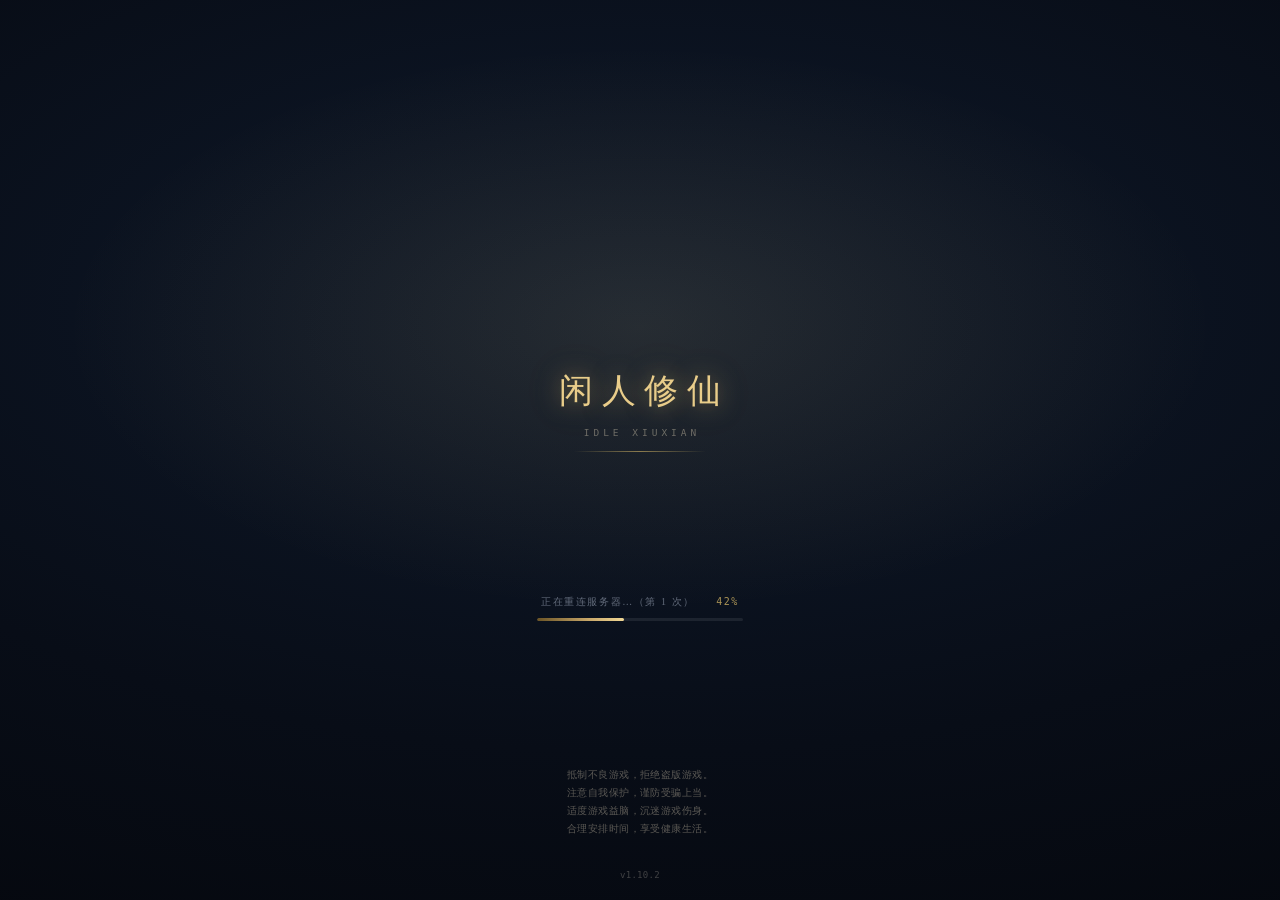
<file: index.html>
<!DOCTYPE html>
<html lang="zh-CN">
<head>
<meta charset="utf-8">
<meta name="viewport" content="width=device-width, initial-scale=1, maximum-scale=1, user-scalable=no">
<title>闲人修仙 v1.10.2</title>
<meta name="description" content="闲人修仙：主身巡猎斗法、分身云游寻宝，离线亦在成长。">
<link rel="icon" href="data:,">
<style>
  :root{
    --gold:#e8c56b; --gold-dim:#b8953f; --ink:#0b1020; --text:#e8ecf6; --dim:#93a0b8;
  }
  *{margin:0;padding:0;box-sizing:border-box;-webkit-tap-highlight-color:transparent}
  html,body{height:100%;overflow:hidden}
  body{
    background:#070b16;color:var(--text);font-family:-apple-system,BlinkMacSystemFont,"PingFang SC","Microsoft YaHei",sans-serif;
    user-select:none;-webkit-user-select:none;
  }
  #bg{position:fixed;inset:0;width:100%;height:100%;display:block;z-index:0}
  .bg-img{position:fixed;inset:0;background:center/cover no-repeat url(assets/main-bg.jpg);opacity:.14;z-index:1;filter:saturate(1.1)}
  .vignette{position:fixed;inset:0;z-index:2;pointer-events:none;
    background:
      radial-gradient(120% 90% at 50% 8%, transparent 40%, rgba(4,8,18,.55) 100%),
      linear-gradient(180deg, rgba(5,8,18,.35), transparent 30%, transparent 70%, rgba(4,6,14,.72))}

  /* ---- HUD ---- */
  /* v1.5.0: 两行化 —— 第一行顶部资源栏(灵石/修为/云存/自动战斗), 第二行境界牌+宝/邮件 */
  .hud{position:fixed;left:0;right:0;top:0;z-index:10;padding:8px 12px 0;
    display:flex;flex-direction:column;gap:2px}
  .res-bar{display:flex;align-items:center;justify-content:center;gap:7px;flex-wrap:wrap}
  .res-chip{flex:none}
  .res-bar .spirit{padding:3px 10px;font-size:12px}
  .res-bar .rate{padding:3px 9px;font-size:10.5px}
  /* v1.8.0 极窄屏(≤345px, 如 320 宽老机型): 收紧资源栏, 避免折成两行 */
  @media (max-width:345px){
    .res-bar{gap:3px}
    .res-bar .spirit{padding:3px 6px;font-size:11px}
    .res-bar .rate{padding:3px 5px;font-size:9.5px}
    .res-bar .cloud-mini{padding:3px 6px;font-size:10.5px}
    .atk-toggle{padding:0 6px}
  }
  .hud-row{display:flex;justify-content:space-between;align-items:center;gap:10px}
  /* hud-row 第二行: 境界卡(左) + 按钮组(中) + hud-icons(右), grid 三列; 段位允许换行不截断 */
    .realm-left{display:flex;align-items:center;gap:7px;min-width:0}
  .realm-left .realm-badge{flex:none}
  .rl-btns{display:flex;flex-direction:column;gap:5px;align-items:flex-start;flex:none}
  .rl-btns .story-btn{margin:0}
  .rl-btns .pname-btn{margin:0;width:100%;box-sizing:border-box}
  /* v1.5.0: 宝/邮件 由竖排改横排, 第二行高度 80px→40px */
  .hud-icons{display:flex;flex-direction:row;align-items:center;gap:9px}
  .hud-row .story-btn{margin-top:0}
  .ver-tag.v150{align-self:center;margin-left:1px}
  /* 自动战斗小开关: 未激活=熄墨灰, 激活(.on)=朱砂亮 + 呼吸光 */
  .atk-toggle{flex:none;display:inline-flex;align-items:center;gap:4px;height:24px;padding:0 10px;
    font-family:var(--font-brush);font-size:11.5px;letter-spacing:.1em;cursor:pointer;
    color:#77839a;background:rgba(12,18,34,.72);border:1px solid rgba(140,150,175,.35);border-radius:999px;
    backdrop-filter:blur(6px);-webkit-tap-highlight-color:transparent;transition:all .2s}
  .atk-toggle .at-ic{font-size:11px;line-height:1;opacity:.75}
  .atk-toggle:active{transform:scale(.92)}
  .atk-toggle.on{color:#ffd9a0;border-color:rgba(255,150,110,.65);background:rgba(74,16,8,.72);
    box-shadow:0 0 10px rgba(217,88,63,.35);animation:atkGlow 2.4s ease-in-out infinite}
  .atk-toggle.on .at-ic{opacity:1;text-shadow:0 0 8px rgba(255,150,110,.8)}
  .snd-btn{flex:none;display:inline-flex;align-items:center;justify-content:center;width:30px;height:28px;
    cursor:pointer;color:#aeb8cd;background:rgba(12,18,34,.72);border:1px solid rgba(140,150,175,.35);border-radius:999px;
    backdrop-filter:blur(6px);-webkit-tap-highlight-color:transparent;transition:all .2s;padding:0}
  /* v1.8.0: 图标改用内联 SVG —— 齿轮字符(⚙)在部分设备会被渲染成太阳/emoji, 各端不一致 */
  .snd-btn svg{display:block;width:15px;height:15px;fill:currentColor;pointer-events:none}
  .snd-btn:active{transform:scale(.9)}
  .snd-btn.muted{color:#5c667a;border-color:rgba(120,130,155,.22)}
  @keyframes atkGlow{0%,100%{box-shadow:0 0 6px rgba(217,88,63,.28)}50%{box-shadow:0 0 13px rgba(255,140,100,.6)}}
    /* v1.9.5: 境界牌皮肤全权移交 dt-theme.css(墨简皮) —— 内联只留排版骨架, 防圆角矩形借尸还魂 */
  .realm-badge{position:relative;
    width:150px;box-sizing:border-box;
    display:flex;flex-direction:column;align-items:center;justify-content:center;gap:2px;
    text-align:center}
  .realm-badge .big{font-size:16px;font-weight:800;letter-spacing:.14em;color:var(--gold);line-height:1.25;
    text-shadow:0 0 12px rgba(232,197,107,.5);white-space:nowrap;width:100%}
  .realm-badge .sub-a{font-size:11px;color:#e6cf9a;letter-spacing:.1em;font-weight:600;line-height:1.35;
    white-space:nowrap;width:100%;text-align:center;text-shadow:0 1px 3px rgba(0,0,0,.5)}
  .realm-badge .sub-b{font-size:10px;color:#b9c3d8;letter-spacing:.04em;font-weight:400;line-height:1.4;
    white-space:nowrap;width:100%;text-align:center;text-shadow:0 1px 3px rgba(0,0,0,.5)}
  /* 道号按钮: 与剧情纲目并排的独立按钮(不挤境界徽章); 未定名=虚线引导, 已定名=金边纯名 */
  .pname-btn{flex:none;display:inline-flex;align-items:center;justify-content:center;height:22px;
    padding:0 11px;font-family:var(--font-brush);font-size:12.5px;letter-spacing:.1em;cursor:pointer;
    color:#9aa4bc;background:rgba(12,18,34,.66);border:1.5px dashed rgba(150,165,200,.4);border-radius:999px;
    backdrop-filter:blur(5px);-webkit-tap-highlight-color:transparent;transition:all .22s;white-space:nowrap;
    margin:0;align-self:flex-start}
  .pname-btn::before{content:"✎";font-size:10.5px;opacity:.85;margin-right:5px}
  .pname-btn:active{transform:scale(.94)}
  .pname-btn.named{color:#f0e2b6;border-style:solid;border-color:rgba(232,197,107,.6);
    background:linear-gradient(180deg,rgba(232,197,107,.18),rgba(232,197,107,.05));
    text-shadow:0 0 10px rgba(232,197,107,.35);font-size:13.5px;letter-spacing:.14em}
  .pname-btn.named::before{content:"";display:none}
  /* v1.8.0 榜单入口并入境界牌 —— 排版样式放在 dt-theme.css 末尾(需盖过其中的媒体查询) */
  .realm-badge{cursor:pointer;-webkit-tap-highlight-color:transparent}
  .story-btn{margin-top:6px;align-self:flex-start;pointer-events:auto;font-size:10px;padding:3px 10px;border-radius:999px;
    border:1px solid rgba(232,197,107,.32);background:rgba(232,197,107,.12);color:var(--gold);letter-spacing:.08em;
    cursor:pointer;backdrop-filter:blur(4px);transition:transform .12s}
  .story-btn:active{transform:scale(.92)}

  .aura-tooltip{position:fixed;top:96px;right:14px;z-index:21;width:min(250px,82vw);
    background:rgba(10,15,28,.93);border:1px solid rgba(232,197,107,.32);border-radius:14px;
    padding:11px 13px;display:none;flex-direction:column;gap:9px;backdrop-filter:blur(8px);
    box-shadow:0 12px 34px rgba(0,0,0,.5);pointer-events:auto}
  .aura-tooltip .t{font-size:10.5px;color:#93a0b8;letter-spacing:.05em}
  .hud-right{display:flex;flex-direction:column;align-items:flex-end;gap:6px}
  .spirit{background:rgba(12,18,34,.72);border:1px solid rgba(232,197,107,.3);border-radius:999px;padding:6px 12px;
    font-size:13px;font-weight:700;color:#7fe0c3;display:flex;gap:5px;align-items:center}
  .rate{font-size:11px;color:var(--dim);background:rgba(12,18,34,.6);padding:5px 10px;border-radius:999px}
  .rate b{color:#8fb6ff}
  /* v1.5.0: 旧右侧纵列(hud-stats)已并入顶部资源栏, 此选择器保留防旧存档页面残留 */
  .hud-stats{display:contents}

  /* 修为进度 */

  /* 主角 */
  .stage{position:fixed;inset:0;z-index:5;display:flex;align-items:flex-end;justify-content:center;pointer-events:none}
  .cult{position:relative;height:min(54vh,430px);aspect-ratio:825/835}
  .cult img{position:absolute;left:0;top:0;width:100%;height:100%;object-fit:contain;transform-origin:50% 88%}
  /* v1.7.40: 三图层胸腔呼吸 + 辉光呼吸(收放); 头部层(.hair-top)不发辉光 */
  .cult .bodyL{animation:bodyBreath 5.4s ease-in-out infinite, cultGlow 3.6s ease-in-out infinite}
  .cult .robe{animation:robeBreath 5.4s ease-in-out .2s infinite, cultGlow 3.6s ease-in-out .3s infinite}
  .cult .bodyL,.cult .robe{transform-origin:50% 4%}   /* 锚头顶: 头皮钉死, 身体/袍摆向下呼吸探伸 */
  /* 头发两层: .hair-top(头/鬓 0-18%)静止且不发光; .hair-low(垂发 18%+)以分界为轴缩放并带呼吸辉光 */
  .cult .hair-top{clip-path:inset(0 0 82% 0);-webkit-clip-path:inset(0 0 82% 0);filter:none}
  .cult .hair-low{clip-path:inset(18% 0 0 0);-webkit-clip-path:inset(18% 0 0 0);
    transform-origin:50% 18%;animation:hairLowBreath 5.4s ease-in-out .4s infinite, cultGlow 3.6s ease-in-out .15s infinite}
  @keyframes bodyBreath{0%,100%{transform:scaleY(1)}50%{transform:scaleY(1.012)}}
  @keyframes robeBreath{0%,100%{transform:scaleY(1)}50%{transform:scaleY(1.02)}}
  @keyframes hairLowBreath{0%,100%{transform:scaleY(1)}50%{transform:scaleY(1.02)}}
  @keyframes cultGlow{0%,100%{filter:drop-shadow(0 0 2px var(--rg,rgba(232,197,107,.32))) drop-shadow(0 0 8px var(--rg,rgba(232,197,107,.32)))}50%{filter:drop-shadow(0 0 6px var(--rg,rgba(232,197,107,.32))) drop-shadow(0 0 20px var(--rg,rgba(232,197,107,.32)))}}

  /* 中央按钮 */
  .actions{position:fixed;left:0;right:0;bottom:24px;z-index:10;display:flex;justify-content:center;gap:10px;padding:0 14px}  /* v1.7.52: 上移 6px 给按钮下方数字进度留位 */
  /* v1.7.46 按钮内进度: SVG clipPath 复用墨形, 填充宽度即进度(聚灵阵=灵石/升级价, 突破=修为/所需) */
  .btn .prog{position:absolute;inset:0;width:100%;height:100%;pointer-events:none;z-index:1;
    mix-blend-mode:multiply;isolation:isolate}   /* v1.7.49: 与按钮底色相乘 → 恒为"本色加深", 任何状态(金/红/禁用灰调)都不割裂 */
  /* v1.10.2: 右移躲屏幕圆角(原来 right:9px 的尾字被圆角吃掉), 并叠一层 safe-area 兜底 */
  .ver-float{position:fixed;right:calc(26px + env(safe-area-inset-right, 0px));bottom:4px;z-index:10;pointer-events:none}
  /* ==================== v1.7.58 开屏页(大厂式: 品牌居中 + 进度百分比 + 忠告沉底) ==================== */
  #splash{position:fixed;inset:0;z-index:99999;display:flex;flex-direction:column;align-items:center;
    justify-content:center;padding:0 28px;overflow:hidden;cursor:pointer;-webkit-tap-highlight-color:transparent;
    background:radial-gradient(130% 90% at 50% 34%,#0f1a2c 0%,#080d17 55%,#04060b 100%);
    transition:opacity .55s ease;will-change:opacity}   /* v1.9.1: 常驻提升合成层, WebView 上 opacity 过渡不掉帧 */
  #splash.sp-out{opacity:0;pointer-events:none}
  /* v1.9.1: 淡出时停光晕呼吸(无限动画会干扰 WebView 合成)并冻结子动画 —— 防止销毁阶段交替闪烁 */
  #splash.sp-out::before{animation:none}
  #splash.sp-out *{animation-play-state:paused!important}
  /* 品牌光晕(极淡呼吸, CSS 合成不耗 CPU) */
  #splash::before{content:"";position:absolute;inset:-18%;pointer-events:none;
    background:radial-gradient(46% 32% at 50% 40%,rgba(232,197,107,.11),transparent 72%);
    animation:spHalo 6.5s ease-in-out infinite}
  /* 品牌区(视觉中心略偏上) */
  .sp-brand{position:relative;display:flex;flex-direction:column;align-items:center;gap:13px;margin-bottom:9vh}
  .sp-title{font-family:var(--font-brush);font-size:34px;letter-spacing:.26em;text-indent:.26em;color:#e9cd8a;
    text-shadow:0 0 22px rgba(232,197,107,.5),0 0 58px rgba(232,197,107,.2);
    animation:spTitle 1.15s cubic-bezier(.2,.7,.3,1) both}
  .sp-en{font-size:9.5px;letter-spacing:.42em;text-indent:.42em;color:rgba(226,214,186,.42);
    font-family:ui-monospace,SFMono-Regular,monospace;animation:spFade .9s .3s ease both}
  .sp-rule{width:132px;height:1px;transform-origin:center;
    background:linear-gradient(90deg,transparent,rgba(232,197,107,.55),transparent);
    animation:spRule .9s .22s ease both}
  /* 进度区(品牌下方) */
  .sp-load{position:absolute;left:0;right:0;bottom:31%;display:flex;flex-direction:column;align-items:center;gap:9px;
    animation:spFade .8s .5s ease both}
  .sp-bar{width:206px;height:3px;border-radius:999px;background:rgba(255,255,255,.08);overflow:hidden}
  .sp-bar b{display:block;height:100%;width:0%;border-radius:999px;
    background:linear-gradient(90deg,#6b5426,#c9a86a 60%,#f0d795);transition:width .2s linear}
  .sp-load .row{display:flex;align-items:baseline;gap:10px;
    font-size:10px;letter-spacing:.16em;color:rgba(200,212,232,.46)}
  .sp-load .row em{font-style:normal;font-family:ui-monospace,SFMono-Regular,monospace;color:rgba(232,197,107,.72);min-width:34px;text-align:right}
  /* 忠告(底部合规文案, 四句独立) */
  .sp-advice{position:absolute;left:0;right:0;bottom:62px;text-align:center;animation:spFade .9s .72s ease both}
  .sp-advice p{margin:0;font-size:9.5px;line-height:1.9;letter-spacing:.05em;color:rgba(226,214,186,.38)}
  /* 底部信息行 */
  .sp-foot{position:absolute;left:0;right:0;bottom:20px;display:flex;align-items:center;justify-content:center;gap:18px;
    font-size:9px;font-family:ui-monospace,SFMono-Regular,monospace;color:rgba(233,226,208,.26);
    animation:spFade .8s .88s ease both}
  @keyframes spHalo{0%,100%{opacity:.55;transform:scale(1)}50%{opacity:1;transform:scale(1.07)}}
  @keyframes spTitle{from{opacity:0;transform:translateY(15px);letter-spacing:.52em;filter:blur(7px)}
    to{opacity:1;transform:none;letter-spacing:.26em;filter:blur(0)}}
  @keyframes spRule{from{opacity:0;transform:scaleX(0)}to{opacity:1;transform:scaleX(1)}}
  @keyframes spFade{from{opacity:0;transform:translateY(9px)}to{opacity:1;transform:none}}
  /* ==================== v1.8.0 启动门禁: 失败页 + 连接中断遮罩 ==================== */
  .sp-fail{display:flex;flex-direction:column;align-items:center;gap:13px;text-align:center;animation:spFade .5s ease both}
  .sp-fail-t{font-family:var(--font-brush);font-size:21px;letter-spacing:.16em;text-indent:.16em;color:#e9cd8a}
  .sp-fail-d{font-size:11.5px;line-height:2;color:rgba(200,212,232,.55)}
  .sp-fail-b{margin-top:5px;padding:9px 34px;border-radius:999px;cursor:pointer;
    font-size:13px;letter-spacing:.16em;text-indent:.16em;color:#e9cd8a;
    background:rgba(232,197,107,.10);border:1px solid rgba(232,197,107,.42);
    -webkit-tap-highlight-color:transparent;transition:transform .15s}
  .sp-fail-b:active{transform:scale(.96)}
  #netOverlay{position:fixed;inset:0;z-index:99998;display:none;align-items:center;justify-content:center;
    background:rgba(4,6,11,.93);-webkit-backdrop-filter:blur(3px);backdrop-filter:blur(3px)}
  #netOverlay.show{display:flex}
  #netOverlay .net-box{display:flex;flex-direction:column;align-items:center;gap:11px;text-align:center;padding:0 30px}
  #netOverlay b{font-family:var(--font-brush);font-size:19px;letter-spacing:.18em;text-indent:.18em;color:#e9cd8a}
  #netOverlay span{font-size:11.5px;line-height:1.8;color:rgba(200,212,232,.55)}
  #netOverlay button{margin-top:4px;padding:8px 28px;border-radius:999px;cursor:pointer;
    font-size:12.5px;color:#e9cd8a;background:rgba(232,197,107,.10);border:1px solid rgba(232,197,107,.42);
    -webkit-tap-highlight-color:transparent}
  /* v1.7.52 按钮正下方数字进度(灵石/升级价, 修为/所需) */
  .btn .pnum{position:absolute;left:0;right:0;bottom:-14px;text-align:center;white-space:nowrap;
    font-size:9.5px;font-family:ui-monospace,SFMono-Regular,monospace;letter-spacing:.02em;
    color:rgba(232,197,107,.66);pointer-events:none;z-index:3;text-shadow:0 1px 2px rgba(0,0,0,.6)}
  .btn.primary .pnum{color:rgba(255,200,180,.70)}
  .btn{pointer-events:auto;border:0;background:transparent;color:var(--gold);border-radius:0;padding:13px 24px;
    font-size:14px;font-weight:600;letter-spacing:.06em;cursor:pointer;transition:transform .12s;
    box-shadow:none;-webkit-backdrop-filter:none;backdrop-filter:none;-webkit-appearance:none;appearance:none;outline:none}
  .btn:active{transform:scale(.94)}
  .btn.primary{background:transparent;color:inherit}
  .btn:disabled{opacity:.62}   /* v1.7.46: 进度已移入按钮, 禁用态保留可读性 */
  .btn.ready{}
  @keyframes btnPulse{0%,100%{box-shadow:0 0 12px rgba(240,205,120,.35)}50%{box-shadow:0 0 28px rgba(240,205,120,.95)}}

  /* 双栏叙事流: 左=分身经历(低对比·渐隐·不抢视觉)  右=主角主线探险游历 */
  .feed{position:fixed;bottom:114px;z-index:9;display:flex;flex-direction:column-reverse;gap:7px;
    pointer-events:none;width:min(196px,42vw);max-height:200px;overflow:hidden}
  .feed-avatar{left:10px}
  .feed-main{right:10px}
  .fmsg{padding:7px 11px;border-radius:11px;font-size:11.5px;line-height:1.55;
    overflow:hidden;display:-webkit-box;-webkit-box-orient:vertical;-webkit-line-clamp:3;
    background:rgba(10,16,30,.32);backdrop-filter:blur(4px);transform-origin:bottom center;
    will-change:opacity,transform}
  .fmsg .r{color:#d9b45f;font-weight:700}
  .fmsg .g{color:#7fe0c3;font-weight:700}
  .fmsg .b{color:#8fb6ff;font-weight:700}
  /* 左·分身: 灰字低存在感, 渐显后缓缓上浮消散 */
  .feed-avatar .fmsg{color:#a3b1c9;background:rgba(8,12,22,.40);font-size:11px;
    animation:msgLifeA 6s cubic-bezier(.2,.55,.45,1) forwards}
  .feed-avatar .fmsg .r{color:#a8904f}
  .feed-avatar .fmsg .g{color:#5aa88e}
  /* 右·主线: 清晰金色主视觉 */
  .feed-main .fmsg{color:#e6ebf6;background:rgba(14,20,36,.55);font-size:11.5px;
    animation:msgLifeM 22s ease forwards}
  @keyframes msgLifeA{0%{opacity:0;transform:translateY(7px) scale(.97)}10%{opacity:.7}18%{opacity:.95}
    70%{opacity:.78}100%{opacity:0;transform:translateY(-12px)}}
  @keyframes msgLifeM{0%{opacity:0;transform:translateY(8px)}5%{opacity:.98}90%{opacity:.96}100%{opacity:0;transform:translateY(-4px)}}

  /* 突破特效 */
  #burst{position:fixed;inset:0;z-index:30;pointer-events:none}
  .flash{position:fixed;inset:0;z-index:31;pointer-events:none;opacity:0;background:radial-gradient(circle at 50% 55%,#fff8e0,rgba(255,230,150,.25) 45%,transparent 75%)}
  .realm-up{position:fixed;left:0;right:0;top:34%;z-index:32;text-align:center;pointer-events:none;opacity:0}
  .realm-up .t{font-size:40px;font-weight:900;letter-spacing:.3em;color:#ffe9a8;text-shadow:0 0 30px rgba(255,220,130,.9);padding-left:.3em}
  .realm-up .s{font-size:13px;color:#9fc3ff;margin-top:6px;letter-spacing:.2em}
  .realm-up.show{animation:realmUp 2.6s ease-out forwards}
  @keyframes realmUp{0%{opacity:0;transform:scale(.6)}14%{opacity:1;transform:scale(1.08)}22%{transform:scale(1)}78%{opacity:1}100%{opacity:0;transform:scale(1.06)}}

  /* 离线弹窗 */
  .modal{position:fixed;inset:0;z-index:40;display:none;align-items:center;justify-content:center;background:rgba(4,7,15,.66);backdrop-filter:blur(4px)}
  .modal.show{display:flex}
  .card{background:linear-gradient(180deg,#101a30,#0a1122);border:1px solid rgba(232,197,107,.35);border-radius:18px;
    padding:24px 22px;max-width:300px;width:90%;text-align:center;box-shadow:0 20px 60px rgba(0,0,0,.5)}
  .card h3{color:var(--gold);font-size:18px;letter-spacing:.14em;margin-bottom:12px}
  .card p{font-size:13px;color:var(--dim);line-height:1.8}
  .card .num{color:#7fe0c3;font-weight:800;font-size:17px}
  .card .btn{margin-top:16px;width:auto;min-width:176px;max-width:86%;padding-left:38px;padding-right:38px}

  /* 剧情纲目弹层 */
  .story-card{max-width:440px;width:94%;height:min(88vh,780px);display:flex;flex-direction:column;
    padding:16px 16px 14px;text-align:left;overflow:hidden}
  .story-card h3{margin-bottom:3px}
  .story-tip{font-size:10.5px;color:var(--dim);margin-bottom:4px;line-height:1.6}
  .chips-row{display:flex;gap:6px;overflow-x:auto;padding:2px 0 8px;scrollbar-width:none}
  .chips-row::-webkit-scrollbar{display:none}
  .chip{flex:none;font-size:10.5px;padding:4px 10px;border-radius:999px;border:1px solid rgba(232,197,107,.28);
    background:rgba(232,197,107,.10);color:#d9b45f;cursor:pointer;white-space:nowrap;transition:background .15s}
  .chip.on{background:rgba(232,197,107,.30);color:#ffe9a8}
  .story-body{flex:1;overflow-y:auto;padding:2px 8px 8px;scroll-behavior:smooth;-webkit-overflow-scrolling:touch}
  .story-body section{margin:16px 0;scroll-margin-top:4px}
  .story-body section:first-child{margin-top:4px}
  .story-body h4{color:var(--gold);font-size:13px;letter-spacing:.05em;margin:0 0 6px;display:flex;align-items:baseline;gap:8px;flex-wrap:wrap}
  .story-body h4 .vol{font-size:9.5px;color:#9fc3ff;font-weight:600;letter-spacing:.06em}
  .story-body p{font-size:12px;color:#cdd6e6;line-height:1.85;margin:0 0 9px;text-align:justify}
  .story-close{width:auto;min-width:176px;max-width:86%;margin:10px auto 0;flex:none}
  .story-sum{font-size:11px;color:#9fc3ff;margin:0 0 10px;line-height:1.7}
  .story-sum b{color:#e8c56b}
  .j-card{position:relative;margin:0 0 10px;padding:10px 12px;border-radius:11px;background:rgba(255,255,255,.04);
    border-left:2px solid rgba(232,197,107,.55);box-shadow:0 3px 12px rgba(0,0,0,.18)}
  .j-card.k-开篇{border-left-color:#7fe0c3}
  .j-card.k-游历{border-left-color:#5f8fe6;opacity:.9}
  .j-card.k-纪事{border-left-color:#c59bff}
  .j-head{display:flex;gap:6px;align-items:center;margin-bottom:5px;flex-wrap:wrap}
  .j-big{font-size:9px;color:#9fc3ff;border:1px solid rgba(127,143,255,.35);padding:1px 7px;border-radius:999px}
  .j-kind{font-size:9px;padding:1px 7px;border-radius:999px;background:rgba(232,197,107,.13);color:#e8c56b}
  .j-kind.k-开篇{background:rgba(127,224,195,.13);color:#7fe0c3}
  .j-kind.k-游历{background:rgba(95,143,230,.14);color:#9fc3ff}
  .j-kind.k-纪事{background:rgba(197,155,255,.15);color:#c59bff}
  .j-time{margin-left:auto;font-size:9px;color:#6d7a94}
  .j-card h5{font-size:13px;color:#f3e7c4;margin:0 0 5px;font-weight:800;letter-spacing:.02em}
  .j-card p{font-size:11.5px;line-height:1.8;color:#c2cdde;margin:0;text-align:justify}
  .empty-hint{padding:26px 12px;text-align:center;color:#7a87a2;font-size:12px;line-height:2}
  .off-tale{margin-top:11px;padding:9px 11px;border-radius:10px;background:rgba(95,143,230,.10);
    font-size:11.5px;color:#bcd0f2;line-height:1.75;text-align:left}
  .off-tale b{color:#9fc3ff}

  .artifacts{position:fixed;left:0;right:0;top:96px;z-index:9;display:flex;justify-content:center;padding:0 10px}
  .art-row{display:flex;gap:6px;flex-wrap:wrap;justify-content:center;max-width:520px}
  .art{font-size:10.5px;padding:4px 9px;border-radius:8px;background:rgba(12,18,34,.40);border:1px solid rgba(255,255,255,.07);
    color:#d8dff0;backdrop-filter:blur(5px);display:flex;gap:4px;align-items:center}
  .art .q{font-weight:800}
  .q1{color:#aab2c0}.q2{color:#6b9df5}.q3{color:#3fc9a2}.q4{color:#e0b45a}.q5{color:#c08af0}.q6{color:#ff5257}
  .art.new{animation:artIn .9s ease-out}
  @keyframes artIn{0%{transform:scale(.55);box-shadow:0 0 0 rgba(232,197,107,0)}40%{transform:scale(1.06);
    box-shadow:0 0 16px 2px rgba(232,197,107,.65)}100%{transform:scale(1);box-shadow:0 0 6px rgba(232,197,107,.28)}}

  /* WebGL 降级: 纯 CSS 星空 */
  body.no-webgl::before{content:"";position:fixed;inset:0;z-index:0;pointer-events:none;
    background:radial-gradient(1px 1px at 20% 30%, rgba(255,255,255,.7), transparent),
      radial-gradient(1px 1px at 70% 20%, rgba(255,255,255,.5), transparent),
      radial-gradient(1.5px 1.5px at 40% 70%, rgba(232,197,107,.8), transparent),
      radial-gradient(1px 1px at 85% 55%, rgba(255,255,255,.6), transparent),
      radial-gradient(1.5px 1.5px at 10% 80%, rgba(159,195,255,.8), transparent),
      radial-gradient(1px 1px at 55% 90%, rgba(255,255,255,.5), transparent),
      radial-gradient(ellipse 90% 70% at 50% 0%, #0d1830 0%, transparent 60%);
  }
  /* ---- 云存档(顶部 hud 内小胶囊, 不遮挡经验条) ---- */
  #cloudChip{display:flex;align-items:center;gap:5px;max-width:168px;white-space:nowrap;overflow:hidden;
    background:rgba(10,14,18,.72);border:1px solid rgba(140,180,255,.25);border-radius:999px;
    padding:3px 9px;font-size:11px;color:#9fc2e8;cursor:pointer;user-select:none;line-height:1.2}
  #cloudChip .dot{width:7px;height:7px;border-radius:50%;background:#7a8694;flex:none}
  #cloudChip.on .dot{background:#3ddc84;box-shadow:0 0 6px #3ddc84}
  #cloudChip.off .dot{background:#ff6b6b}
  #cloudChip.sync .dot{background:#ffd166;animation:cp 1s infinite}
  @keyframes cp{50%{opacity:.3}}
  #cloudPanel{position:fixed;right:12px;top:118px;z-index:61;width:min(264px,86vw);
    background:rgba(12,16,22,.94);border:1px solid rgba(140,180,255,.3);border-radius:12px;
    padding:10px 12px;font-size:12px;color:#cfe3fb;display:none;backdrop-filter:blur(6px);
    box-shadow:0 8px 30px rgba(0,0,0,.5)}
  #cloudPanel.show{display:block}
  #cloudPanel .cp-title{font-size:12px;font-weight:700;margin-bottom:8px;color:#fff}
  #cloudPanel .cp-row{display:flex;align-items:center;gap:6px;margin:6px 0;flex-wrap:wrap}
  #cloudPanel b{color:#ffd166;word-break:break-all;font-size:11px}
  #cloudPanel input{flex:1;min-width:110px;background:#0a0f15;border:1px solid #2a3a52;color:#cfe3fb;
    border-radius:6px;padding:4px 6px;font-size:11px;outline:none}
  #cloudPanel .cp-btn{border:1px solid #2f4a6e;background:#15202e;color:#cfe3fb;border-radius:6px;
    padding:4px 8px;font-size:11px;cursor:pointer}
  #cloudPanel .cp-btn:hover{background:#1d2c40}
  #cloudPanel .cp-hint{font-size:10px;color:#6f87a5;line-height:1.5;margin-top:6px}
  .ver-tag{align-self:center;font-size:9px;color:rgba(233,226,208,.62);letter-spacing:.05em;font-family:ui-monospace,monospace;pointer-events:none;margin-left:7px}
  /* v1.7.34 行动提示闪烁(内联以保证不被 CSS 缓存拖旧; 与 dt-theme.css 尾部同源) */
  @keyframes hintGoldPulse{0%,100%{filter:brightness(1);color:#e9cd8a;text-shadow:0 0 3px rgba(232,197,107,.2)}50%{filter:brightness(1.9);color:#fff3cf;text-shadow:0 0 14px rgba(255,225,150,1),0 0 30px rgba(255,205,120,.7),0 0 4px #ffe9b0}}
  @keyframes hintEmberPulse{0%,100%{filter:brightness(1);color:#ffb199;text-shadow:0 0 3px rgba(255,150,110,.2)}50%{filter:brightness(2);color:#ffe9d8;text-shadow:0 0 12px rgba(255,150,110,1),0 0 26px rgba(255,120,80,.75),0 0 4px #ffd0b8}}
  .hint-gold{animation:hintGoldPulse .95s ease-in-out infinite}
  .hint-ember{animation:hintEmberPulse .8s ease-in-out infinite}
  /* v1.7.35: 光晕改 drop-shadow 跟随墨形/圆钮自身轮廓(不再出现直角矩形光) */
  @keyframes glowGoldInk{0%,100%{filter:drop-shadow(0 0 1.5px rgba(232,197,107,.28))}50%{filter:drop-shadow(0 0 7px rgba(255,215,130,.95)) drop-shadow(0 0 16px rgba(255,200,110,.5))}}
  .glow-gold .ink{animation:glowGoldInk .9s ease-in-out infinite}
  /* v1.7.41 装备品质辉光(呼吸) */
  @keyframes eqBoxGlow{0%,100%{box-shadow:0 0 2px var(--qcglow),0 0 7px var(--qcglow)}50%{box-shadow:0 0 7px var(--qcglow),0 0 19px var(--qcglow)}}
  .eq-card{animation:eqBoxGlow 4.2s ease-in-out infinite}
  .eq-card.qc1{animation-duration:3.9s}.eq-card.qc2{animation-duration:3.6s}
  .eq-card.qc3{animation-duration:3.1s}.eq-card.qc4{animation-duration:2.7s}.eq-card.qc5{animation-duration:2.1s}
  .eq-card.empty{animation:none}
  .eq-card.qc0{--qcglow:rgba(170,178,192,.10)}.eq-card.qc1{--qcglow:rgba(107,157,245,.16)}
  .eq-card.qc2{--qcglow:rgba(63,201,162,.20)}.eq-card.qc3{--qcglow:rgba(224,180,90,.24)}
  .eq-card.qc4{--qcglow:rgba(192,138,240,.30)}.eq-card.qc5{--qcglow:rgba(255,90,95,.40)}
  /* v1.7.36 境界大字呼吸光 */
  @keyframes bigBreath{0%,100%{filter:drop-shadow(0 0 1px rgba(232,197,107,.35))}50%{filter:drop-shadow(0 0 5px rgba(255,222,150,.95)) drop-shadow(0 0 13px rgba(255,205,120,.55)) drop-shadow(0 0 22px rgba(232,197,107,.3))}}
  .realm-badge .big{animation:bigBreath 2.8s ease-in-out infinite}
  @keyframes glowEmberInk{0%,100%{filter:drop-shadow(0 0 1px rgba(255,150,110,.2))}50%{filter:drop-shadow(0 0 6px rgba(255,150,110,.95)) drop-shadow(0 0 13px rgba(255,120,80,.5))}}
  .glow-ember{animation:glowEmberInk .75s ease-in-out infinite}
  /* ==================== v1.8.0 设置面板 + 黑屏挂机 ==================== */
  .set-list{display:flex;flex-direction:column;gap:9px;margin:15px 0 10px}
  .set-row{display:flex;align-items:center;gap:11px;width:100%;padding:13px 14px;cursor:pointer;
    background:rgba(255,255,255,.045);border:1px solid rgba(140,150,175,.2);border-radius:12px;
    color:var(--text);font-family:inherit;font-size:14px;text-align:left;
    -webkit-tap-highlight-color:transparent;transition:background .18s,border-color .18s,transform .12s}
  .set-row:active{transform:scale(.985)}
  .set-ic{flex:none;width:20px;text-align:center;font-size:15px;color:#e8c56b;opacity:.9;transition:opacity .18s}
  .set-tx{flex:1;letter-spacing:.06em}
  .set-st{flex:none;font-style:normal;font-size:12.5px;letter-spacing:.08em;color:#7fe0bf;
    background:rgba(103,201,171,.12);border:1px solid rgba(103,201,171,.32);border-radius:999px;padding:2px 11px}
  .set-row.off .set-st{color:#8a94a8;background:rgba(140,150,175,.1);border-color:rgba(140,150,175,.26)}
  .set-row.off .set-ic{opacity:.38}
  .set-st.go{color:#e8c56b;background:rgba(232,197,107,.12);border-color:rgba(232,197,107,.34)}
  /* 黑屏挂机: 纯黑 + 低亮度战绩; 必须滑动才进游戏, 防误触 */
  #dimScreen{position:fixed;inset:0;z-index:90000;display:none;background:#000;
    flex-direction:column;align-items:center;justify-content:center;
    touch-action:none;user-select:none;-webkit-user-select:none;-webkit-tap-highlight-color:transparent}
  #dimScreen.show{display:flex}
  body.dimmed *{animation-play-state:paused !important}
  .dim-panel{display:flex;flex-direction:column;align-items:center;gap:13px;padding:0 30px;text-align:center}
  .dim-title{font-family:var(--font-brush);font-size:15px;letter-spacing:.42em;text-indent:.42em;color:rgba(190,200,220,.30)}
  .dim-battles{display:flex;align-items:baseline;gap:8px}
  .dim-battles b{font-size:44px;font-weight:600;color:rgba(214,226,246,.55);font-variant-numeric:tabular-nums}
  .dim-battles em{font-style:normal;font-size:12.5px;letter-spacing:.18em;color:rgba(190,200,220,.34)}
  .dim-gain{display:flex;gap:20px;font-size:12.5px;letter-spacing:.06em;color:rgba(180,192,214,.34)}
  .dim-gain b{font-weight:600;color:rgba(206,218,240,.48);font-variant-numeric:tabular-nums}
  .dim-loot{display:flex;flex-direction:column;gap:5px;margin-top:3px;max-height:32vh;overflow:hidden;
    font-size:12.5px;letter-spacing:.04em;color:rgba(180,192,214,.38)}
  .dim-loot .li b{font-weight:600;color:rgba(212,196,150,.62)}
  .dim-loot .li.q4 b{color:rgba(196,168,232,.68)}
  .dim-loot .li.q5 b{color:rgba(232,140,140,.72)}
  .dim-loot .li.empty{color:rgba(150,162,186,.24)}
  /* 滑动解锁条 */
  .dim-slide{position:absolute;left:50%;bottom:13%;transform:translateX(-50%);
    width:min(72vw,268px);height:52px;border-radius:999px;
    display:flex;align-items:center;justify-content:center;
    background:rgba(255,255,255,.045);border:1px solid rgba(150,162,186,.18)}
  .dim-slide-tx{font-size:12px;letter-spacing:.2em;text-indent:.2em;color:rgba(180,192,214,.34);pointer-events:none}
  .dim-knob{position:absolute;left:4px;top:4px;width:44px;height:44px;border-radius:50%;
    display:flex;align-items:center;justify-content:center;color:rgba(24,30,42,.92);
    background:linear-gradient(180deg,rgba(232,214,168,.9),rgba(196,166,104,.9));
    box-shadow:0 2px 10px rgba(0,0,0,.55);cursor:grab;touch-action:none}
  .dim-knob svg{width:20px;height:20px;display:block}
</style>
<link rel="stylesheet" href="dt-theme.css?v=v1.10.2">
</head>
<body>
<!-- v1.7.58 开屏页: 品牌 + 进度 + 健康游戏忠告(load 完成或点击后淡出) -->
<div id="splash">
  <div class="sp-brand">
    <div class="sp-title">闲人修仙</div>
    <div class="sp-en">IDLE XIUXIAN</div>
    <div class="sp-rule"></div>
  </div>

  <div class="sp-load">
    <div class="row"><span id="spStat">正在加载资源…</span><em id="spPct">0%</em></div>
    <div class="sp-bar"><b id="spBar"></b></div>
  </div>

  <div class="sp-advice">
    <p>抵制不良游戏，拒绝盗版游戏。</p>
    <p>注意自我保护，谨防受骗上当。</p>
    <p>适度游戏益脑，沉迷游戏伤身。</p>
    <p>合理安排时间，享受健康生活。</p>
  </div>

  <div class="sp-foot"><span id="spVer">v1.10.2</span></div>
</div>

<!-- v1.8.0 连接中断遮罩: 心跳连续失败时盖住 —— 不让玩家在已经和服务端脱节的账本上继续玩 -->
<div id="netOverlay"><div class="net-box"><b>连接中断</b><span>正在尝试重新连接服务器…</span><button type="button" onclick="location.reload()">重新加载</button></div></div>

<svg width="0" height="0" style="position:absolute" aria-hidden="true"><defs>
<linearGradient id="gradGold" x1="0" y1="0" x2="0" y2="1"><stop offset="0" stop-color="#e9c47e"/><stop offset=".5" stop-color="#c79d52"/><stop offset="1" stop-color="#8a6a30"/></linearGradient>
<linearGradient id="gradCin" x1="0" y1="0" x2="0" y2="1"><stop offset="0" stop-color="#d04e35"/><stop offset=".5" stop-color="#b03a28"/><stop offset="1" stop-color="#862a18"/></linearGradient>
<!-- v1.7.49 进度层=中性深色 × 按钮底色(multiply) → 呈现为按钮本色的加深版, 无色相割裂 -->
<linearGradient id="progGreen" x1="0" y1="0" x2="1" y2="0"><stop offset="0" stop-color="#4a3a22" stop-opacity=".24"/><stop offset=".55" stop-color="#3e2f1a" stop-opacity=".27"/><stop offset="1" stop-color="#332614" stop-opacity=".30"/></linearGradient>
<linearGradient id="progJade" x1="0" y1="0" x2="1" y2="0"><stop offset="0" stop-color="#463024" stop-opacity=".24"/><stop offset="1" stop-color="#33231a" stop-opacity=".30"/></linearGradient>
</defs></svg>
<canvas id="bg"></canvas>
<div class="bg-img"></div>
<canvas id="aura"></canvas>
<div class="vignette"></div>

<div class="hud">
  <!-- v1.5.0 顶部资源栏: 灵石 / 修为速率 / 云存 / 自动战斗小开关, 不再占右侧一列 -->
  <div class="res-bar">
    <div class="spirit res-chip"><svg class="sico" viewBox="0 0 20 20" aria-hidden="true"><path d="M10 1.5 L18.5 10 L10 18.5 L1.5 10 Z" fill="#67c9ab"/><path d="M10 1.5 L10 18.5 L18.5 10 Z" fill="#b7ecda"/><path d="M10 1.5 L1.5 10 L10 10 Z" fill="#9de0c9"/></svg><span id="spirit">0</span></div>
    <div class="rate res-chip">修为 <b id="rateText">0</b>/秒</div>
    <div id="cloudChip" class="cloud-mini res-chip" onclick="cloudTogglePanel(event)" title="云存档"><span class="dot"></span><span id="cloudTxt">云存</span></div>
    <button class="atk-toggle on" id="btnAuto" onclick="toggleAutoHunt()"><span class="at-ic"><svg viewBox="0 0 20 20" aria-hidden="true"><path d="M3.2 2.8 C7 5.4 10.6 9.2 13.2 13.6 L14.2 16.8 C13.4 17 12.6 16.8 12 16.2 L10.2 13.4 C7.4 9.6 4.8 6 3.2 2.8 Z" fill="currentColor"/><path d="M16.8 2.8 C13 5.4 9.4 9.2 6.8 13.6 L5.8 16.8 C6.6 17 7.4 16.8 8 16.2 L9.8 13.4 C12.6 9.6 15.2 6 16.8 2.8 Z" fill="currentColor" opacity=".85"/></svg></span><span class="at-tx">自动</span></button>
    <button class="snd-btn" id="btnSet" onclick="openSettings()" title="设置" aria-label="设置"><svg viewBox="0 0 24 24" aria-hidden="true"><path d="M19.14 12.94a7.07 7.07 0 0 0 0-1.88l2.03-1.58a.5.5 0 0 0 .12-.64l-1.92-3.32a.5.5 0 0 0-.6-.22l-2.39.96a7.03 7.03 0 0 0-1.63-.94l-.36-2.54a.5.5 0 0 0-.5-.42h-3.84a.5.5 0 0 0-.5.42l-.36 2.54c-.59.24-1.13.56-1.63.94l-2.39-.96a.5.5 0 0 0-.6.22L2.75 8.84a.5.5 0 0 0 .12.64l2.03 1.58a7.07 7.07 0 0 0 0 1.88l-2.03 1.58a.5.5 0 0 0-.12.64l1.92 3.32c.12.22.38.3.6.22l2.39-.96c.5.38 1.04.7 1.63.94l.36 2.54c.04.24.25.42.5.42h3.84c.25 0 .46-.18.5-.42l.36-2.54c.59-.24 1.13-.56 1.63-.94l2.39.96c.22.08.48 0 .6-.22l1.92-3.32a.5.5 0 0 0-.12-.64l-2.03-1.58zM12 15.6a3.6 3.6 0 1 1 0-7.2 3.6 3.6 0 0 1 0 7.2z"/></svg></button>
  </div>
  <div class="hud-row">
    <div class="realm-left">
      <!-- v1.8.0: 榜单入口从资源栏移进境界牌 —— 资源栏不再被挤到第二行, 点整块境界牌即看榜 -->
      <div class="realm-badge" id="realmBadge" onclick="openRank()" title="洞天风云榜 · 前十"><span class="big" id="realmName">凡人</span><span class="sub-a" id="realmSubA"></span><span class="sub-b" id="realmSubB"></span><span class="rb-rank">榜</span></div>
      <div class="rl-btns">
        <button class="story-btn" onclick="openStory()"><svg viewBox="0 0 20 20" style="width:12px;height:12px;vertical-align:-2px;margin-right:4px" aria-hidden="true"><path d="M5.4 3 C9 2.2 12.6 2.4 15.8 3.4 C16.6 3.8 16.8 4.6 16.6 5.4 L16.2 15.4 C16.2 16.2 15.6 16.8 14.8 16.8 C11.4 17.4 8 17.2 5 16.4 C4.4 16 4.2 15.4 4.4 14.8 L5 4.4 C5.1 3.8 5.2 3.3 5.4 3 Z" fill="none" stroke="currentColor" stroke-width="1.5"/><path d="M7.4 7 C10 6.4 12.4 6.4 14.4 6.8 M7.2 10 C9.6 9.5 11.8 9.5 14 9.9 M7.2 13 C9 12.7 10.8 12.7 12.6 13" fill="none" stroke="currentColor" stroke-width="1.2" stroke-linecap="round" opacity=".7"/></svg>剧情纲目</button>
        <button class="pname-btn" id="pName" onclick="openRename()" title="点此定道号"></button>
      </div>
    </div>
    <div class="hud-right">
      <div class="hud-icons">
        <div class="equip-chip" id="equipChip" onclick="openEquip()" title="法宝·装备"><span class="lg">宝</span></div>
        <div class="equip-chip" id="alchemyChip" onclick="openAlchemy()" title="丹房 · 炼丹"><span class="lg" style="font-size:17px">丹</span></div>
        <div class="mail-chip" id="mailChip" onclick="openMail()" title="鸿雁信匣">
          <svg class="m-bg" viewBox="0 0 200 200" preserveAspectRatio="none" aria-hidden="true"><path class="ink" d="M100 8 C146 2 190 32 195 80 C200 130 172 188 126 195 C78 203 18 178 9 124 C1 74 28 16 78 8 C85 7 93 8 100 8 Z"/></svg>
          <svg class="m-ico" viewBox="0 0 24 24" aria-hidden="true">
            <path class="env" d="M4.6 7.8 C9 5.4 15 5.4 19.4 7.8 L19.4 16.2 C19.4 17.9 18 19 16.2 19 L7.8 19 C6 19 4.6 17.9 4.6 16.2 Z"/>
            <path class="fold" d="M5.8 8.4 L12 13.6 L18.2 8.4"/>
          </svg>
          <span class="mail-dot" id="mailDot"></span>
        </div>
      </div>
      <div id="pillHints"></div>
    </div>
  </div>
</div>

<!-- v1.5.0 顶部纵向流: 行迹 → 搜寻妖踪提示 → 战斗横幅, 依次排布不挤压(自动战斗开关已上移资源栏) -->
<div class="top-stack" id="topStack">
<div class="trace" id="traceArea" onclick="traceTap()"></div>

<!-- v1.5.0 搜寻妖兽动态提示(自动战斗开启时显示) -->
<div class="hunt-bar" id="huntBar">
  <span class="hunt-seek" id="huntSeek"></span>
</div>

<div class="war-banner" id="warBanner"></div>
</div>

<div class="artifacts" style="display:none"><div class="art-row" id="artRow"></div></div>

<div class="stage">
  <div class="cult" id="cult">
    <img class="bodyL" src="assets/cultivator_body.webp" alt="">
    <img class="robe" src="assets/cultivator_robe.webp" alt="">
    <img class="hair-low" src="assets/cultivator_hair.webp" alt="">
    <img class="hair-top" src="assets/cultivator_hair.webp" alt="">
  </div>
</div>

<!-- 左:分身经历(渐隐低存在感)  右:主角主线游历 -->
<div class="feed feed-avatar" id="avatarFeed"></div>
<div class="feed feed-main" id="mainFeed"></div>
<div class="actions">
  <button class="btn" id="btnArray" onclick="tapArray()"><svg class="skin" viewBox="0 0 200 60" preserveAspectRatio="none" aria-hidden="true"><path class="ink" d="M12 9 C28 3 44 10 60 6 C76 2 92 8 108 6 C124 4 140 8 158 6 C174 4 192 8 197 16 C199 26 198 34 195 41 C193 46 196 52 182 53 C168 55 154 50 140 53 C124 56 110 50 96 53 C82 56 68 51 56 53 C42 55 30 50 20 52 C8 54 2 46 3 38 C3 28 2 20 5 15 C7 12 9 10 12 9 Z"/></svg><svg class="prog" viewBox="0 0 200 60" preserveAspectRatio="none" aria-hidden="true"><defs><clipPath id="arrFillClip"><path d="M12 9 C28 3 44 10 60 6 C76 2 92 8 108 6 C124 4 140 8 158 6 C174 4 192 8 197 16 C199 26 198 34 195 41 C193 46 196 52 182 53 C168 55 154 50 140 53 C124 56 110 50 96 53 C82 56 68 51 56 53 C42 55 30 50 20 52 C8 54 2 46 3 38 C3 28 2 20 5 15 C7 12 9 10 12 9 Z"/></clipPath></defs><rect id="arrFill" x="0" y="0" width="0" height="60" fill="url(#progGreen)" clip-path="url(#arrFillClip)"/></svg><span class="label">聚灵阵 Lv.<span id="arrayLv">1</span></span><i class="pnum" id="arrNum"></i></button>
  <button class="btn primary" id="btnBreak" onclick="manualBreak()"><svg class="skin" viewBox="0 0 200 60" preserveAspectRatio="none" aria-hidden="true"><path class="ink" d="M14 7 C30 2 40 12 56 6 C72 1 84 9 100 6 C118 3 132 8 150 5 C166 3 184 6 194 12 C199 20 196 28 197 36 C198 44 194 50 180 52 C166 54 150 49 136 53 C120 57 104 50 90 54 C76 58 62 52 48 55 C34 57 20 52 10 53 C2 52 3 44 4 36 C5 27 3 19 6 14 C7 11 10 9 14 7 Z"/></svg><svg class="prog" viewBox="0 0 200 60" preserveAspectRatio="none" aria-hidden="true"><defs><clipPath id="brkFillClip"><path d="M14 7 C30 2 40 12 56 6 C72 1 84 9 100 6 C118 3 132 8 150 5 C166 3 184 6 194 12 C199 20 196 28 197 36 C198 44 194 50 180 52 C166 54 150 49 136 53 C120 57 104 50 90 54 C76 58 62 52 48 55 C34 57 20 52 10 53 C2 52 3 44 4 36 C5 27 3 19 6 14 C7 11 10 9 14 7 Z"/></clipPath></defs><rect id="brkFill" x="0" y="0" width="0" height="60" fill="url(#progJade)" clip-path="url(#brkFillClip)"/></svg><span class="label">☯ 立即突破</span><i class="pnum" id="brkNum"></i></button>
  <button class="btn" id="btnTravel" onclick="openTravel()"><svg class="skin" viewBox="0 0 200 60" preserveAspectRatio="none" aria-hidden="true"><path class="ink" d="M12 9 C28 3 44 10 60 6 C76 2 92 8 108 6 C124 4 140 8 158 6 C174 4 192 8 197 16 C199 26 198 34 195 41 C193 46 196 52 182 53 C168 55 154 50 140 53 C124 56 110 50 96 53 C82 56 68 51 56 53 C42 55 30 50 20 52 C8 54 2 46 3 38 C3 28 2 20 5 15 C7 12 9 10 12 9 Z"/></svg><span class="label">云游</span></button>
</div>

<div class="ver-float"><span class="ver-tag" id="verTag">v1.10.2</span></div>

<canvas id="burst"></canvas>
<div class="flash" id="flash"></div>
<div class="trib" id="trib"></div>

<div id="cloudPanel">
  <div class="cp-title"><svg viewBox="0 0 20 20" style="width:14px;height:14px;vertical-align:-2px" aria-hidden="true"><path d="M5.6 14.6 C3.4 14.4 2 12.8 2.2 10.8 C2.4 9 3.8 7.8 5.6 7.8 C6 5.6 7.8 4 10.2 4 C12.6 4 14.4 5.6 14.8 7.8 C16.6 8 18 9.4 18 11.2 C18 13 16.6 14.4 14.6 14.6 Z" fill="none" stroke="currentColor" stroke-width="1.5" stroke-linecap="round"/></svg> 云存档</div>
  <div class="cp-row">玩家码&nbsp;<b id="cloudId">-</b><button class="cp-btn" onclick="cloudCopyId()">复制</button></div>
  <div class="cp-row">换存档&nbsp;<input id="cloudInput" placeholder="粘贴他人玩家码" maxlength="24"><button class="cp-btn" onclick="cloudBind()">绑定</button></div>
  <div class="cp-row"><button class="cp-btn" onclick="cloudPushNow()">立即上传</button><button class="cp-btn" onclick="cloudPullNow()">拉取云端</button></div>
  <div id="cloudErr" style="font-size:10px;color:#ff8a7a;line-height:1.5;margin-top:4px;word-break:break-all"></div>
  <div class="cp-hint">自动同步。换设备：复制本机玩家码 → 新设备点“绑定”粘贴 → 自动拉取。玩家码即钥匙，请勿外传；道号不可寻档。</div>
</div>

<div class="realm-up" id="realmUp"><div class="t" id="realmUpT">筑基</div><div class="s">天人感应 · 修为暴涨</div></div>

<div class="modal" id="offlineModal">
  <div class="card story-card">
    <div class="off-fig">
      <img src="assets/modals/art-offline.webp" alt="" aria-hidden="true">
      <div class="off-seal" id="offSeal" style="display:none"></div>
      <div class="t" id="offTitle">游历归来<i>化身替你行走的账，都回来了</i></div>
    </div>
    <div id="offlineText">离线…</div>
    <div class="off-tale" id="offlineTale" style="display:none"></div>
    <div class="cta"><button onclick="closeOffline()">收下机缘</button></div>
  </div>
</div>

<div class="modal" id="storyModal">
  <div class="card story-card">
    <div class="mhead"><h3>修行录<i>MY PATH</i></h3><button class="xbtn" onclick="closeStory()">✕</button></div>
    <p class="story-tip">这里只记下你亲身走过的路 —— 开篇、突破、离线游历，一步一迹。未历之境，仙途自不会提前示人。</p>
    <div class="chips-row" id="storyChips"></div>
    <div class="story-body" id="storyBody">
    </div>
    <button class="btn primary story-close" onclick="closeStory()"><svg class="skin" viewBox="0 0 200 60" preserveAspectRatio="none" aria-hidden="true"><path class="ink" d="M14 7 C30 2 40 12 56 6 C72 1 84 9 100 6 C118 3 132 8 150 5 C166 3 184 6 194 12 C199 20 196 28 197 36 C198 44 194 50 180 52 C166 54 150 49 136 53 C120 57 104 50 90 54 C76 58 62 52 48 55 C34 57 20 52 10 53 C2 52 3 44 4 36 C5 27 3 19 6 14 C7 11 10 9 14 7 Z"/></svg><span class="label">合 上</span></button>
  </div>
</div>


<div class="modal" id="travelModal">
  <div class="card story-card" style="--bgart:url(assets/modals/bg-travel.webp)">
    <div class="mhead"><h3>云 游<i>TRAVEL</i></h3><button class="xbtn" onclick="closeTravel()">✕</button></div>
    <p class="story-tip" style="color:#8b94a8">化身替你下山跑腿 —— 遣它出门，关了页它也在走。<br>拾到的药草、灵石与丹方残页都收进<b style="color:#c9b98a">丹房行囊</b>，随时可去开炉炼丹。</p>
    <div class="story-body" id="travelBody"></div>
  </div>
</div>

<div class="modal" id="rankModal">
  <div class="card story-card">
    <div class="mhead"><h3>风云榜<i>RANK</i></h3><button class="xbtn" onclick="closeRank()">✕</button></div>
    <p class="story-tip" style="color:#8b94a8">主身已见锋芒的十位修士 —— 按当前境界与修为排定，每刻刷新。</p>
    <div class="story-body" id="rankBody"><div class="al-empty" style="color:#6d7688">云端未连接，稍后再看……</div></div>
  </div>
</div>

<div class="modal" id="renameModal">
  <div class="card story-card">
    <h3>改道号</h3>
    <p class="story-tip" style="color:#8b94a8">道号<b style="color:#e6cf9a">全服唯一</b>（1~12 位中文/字母/数字/_-）。定名即在<b style="color:#e6cf9a">洞天风云榜</b>留名；寻档/换设备请用<b style="color:#a9c9ff">玩家码</b>，道号不可反查存档。</p>
    <div class="story-body">
      <div style="display:flex;gap:8px;margin:4px 0 6px">
        <input id="renameInput" placeholder="输入新道号" maxlength="12" style="flex:1;min-width:0;background:#0a0f15;border:1px solid #2a3a52;color:#cfe3fb;border-radius:6px;padding:6px 10px;font-size:13px;outline:none">
      </div>
      <div id="renameHint" style="font-size:10.5px;color:#7e8798;line-height:1.6">初始道号为一串 6 位数字；定名后可在风云榜留名。请注意：寻回存档只认玩家码，道号不可反查。</div>
    </div>
    <div style="display:flex;gap:10px;justify-content:flex-end">
      <button class="cp-btn" onclick="closeRename()">取消</button>
      <button class="btn primary" style="padding:6px 16px;font-size:12px" onclick="saveRename()">定 名</button>
    </div>
  </div>
</div>

<div class="modal" id="alchemyModal">
  <div class="card story-card">
    <div class="mhead"><h3>丹 房<i>ALCHEMY</i></h3><button class="xbtn" onclick="closeAlchemy()">✕</button></div>
    <div class="workgrid">
      <div class="pane furn">
        <div class="cap">丹 炉</div>
        <div class="furn-fig"><img src="assets/modals/art-furnace.webp" alt="" aria-hidden="true"><div class="fig-tip" id="furnTip"></div></div>
        <div class="slots" id="furnSlots"></div>
      </div>
      <div class="pane bagpane">
        <div class="cap">背 包<i id="bagN"></i></div>
        <div class="bag-scroll"><div class="bag-grid" id="bagGrid"></div></div>
        <div class="bag-tip" id="bagTip"></div>
      </div>
    </div>
    <div class="cap" style="margin:10px 1px 7px">丹 方<i>材料齐则现 · 点之入炉</i></div>
    <div class="rp-list" id="rpList"></div>
    <div id="cabWrap" style="display:none;margin-top:9px">
      <div class="cap">丹 药 匣<i>点 “服” 即用</i></div>
      <div class="cab-grid" id="cabGrid"></div>
    </div>
    <div class="cta"><button id="craftBtn" disabled onclick="doCraft()">炼 制</button></div>
  </div>
</div>


<div class="modal" id="btlModal">
  <div class="card story-card btl-card">
    <div class="btl-foe">
      <div class="btl-tag" id="btlMTag">野狼妖</div>
      <div class="btl-fig foe" id="btlFoeFig"></div>
      <div class="hp"><i id="btlMhp" style="width:100%"></i></div>
      <em class="hp-num" id="btlMhpTxt"></em>
    </div>
    <div class="btl-log" id="btlLog"></div>
    <div class="btl-hero">
      <em class="hp-num" id="btlPhpTxt"></em>
      <div class="hp h2"><i id="btlPhp" style="width:100%"></i></div>
      <div class="btl-tag you" id="btlPTag">你 · 炼气</div>
    </div>
    <div class="btl-acts" id="btlActs"></div>
    <div class="btl-hint">妖不除,此路难行;斗法得胜,自有斩获</div>
  </div>
</div>

<div class="modal" id="mailModal">
  <div class="card story-card" style="--bgart:url(assets/modals/bg-mail.webp)">
    <div class="mhead"><h3>信 匣<i>MAIL</i></h3><button class="xbtn" onclick="closeMail()">✕</button></div>
    <p class="story-tip" style="color:#8b94a8">化身在外行走，每满 <b style="color:#a98a5a">30 分钟</b> 托雁足寄回一封书信。<br>展信收取，物什才算真正归你。<br>匣中至多存 <b style="color:#a98a5a">50</b> 封——满了化身便停笔，拆几封它自会续上。</p>
    <div class="mail-bulkbar" id="mailBulkBar">
      <span class="mb-count" id="mailBulkCount"></span>
      <button class="btn primary seal" type="button" onclick="collectAllMail()"><span class="label">一键收取</span></button>
    </div>
    <div class="story-body" id="mailBody"></div>
  </div>
</div>


<div class="modal" id="equipModal">
  <div class="card story-card" style="--bgart:url(assets/modals/bg-equip.webp)">
    <div class="mhead"><h3>法 宝<i>ARTIFACTS</i></h3><button class="xbtn" onclick="closeEquip()">✕</button></div>
    <div id="equipBody"></div>
  </div>
</div>

<div class="modal" id="setModal">
  <div class="card story-card">
    <h3>设 置</h3>
    <div class="set-list">
      <button class="set-row" id="setBgm" onclick="toggleBgm()">
        <span class="set-ic"><svg viewBox="0 0 20 20" aria-hidden="true"><path d="M7.6 15.4 C7.4 13.8 7.4 9.4 7.8 4.6 C8 3.8 8.6 3.4 9.4 3.6 C11.4 4.2 13.2 4.4 14.6 4.2 C15.4 4.6 15.6 5.6 15 6.4 C13.4 6.6 11.6 6.4 9.8 5.8 C9.7 8.6 9.7 11.4 9.8 14.2" fill="none" stroke="currentColor" stroke-width="1.5" stroke-linecap="round"/><circle cx="7" cy="15.2" r="2.1" fill="currentColor"/><circle cx="12.2" cy="14.4" r="2.1" fill="currentColor"/></svg></span><span class="set-tx">背景音乐</span><em class="set-st">开</em>
      </button>
      <button class="set-row" id="setSfx" onclick="toggleSfx()">
        <span class="set-ic"><svg viewBox="0 0 20 20" aria-hidden="true"><path d="M10 2.4 C10.6 5.6 11.8 7.6 14.4 8.2 C15.8 8.5 16.8 8.6 17.6 8.5 C15.4 9.4 13.8 10.4 13 11.8 C12.2 13.2 11.9 15.2 12 17.6 C11 15.6 9.9 14 8.5 13.1 C7.1 12.2 5.1 11.9 2.4 12 C4.6 11 6.2 10 7.1 8.6 C8 7.2 8.3 5.2 8.2 2.4 C8.8 2.4 9.4 2.4 10 2.4 Z" fill="currentColor"/></svg></span><span class="set-tx">音效</span><em class="set-st">开</em>
      </button>
      <button class="set-row" id="setDim" onclick="enterDim()">
        <span class="set-ic"><svg viewBox="0 0 20 20" aria-hidden="true"><path d="M13.4 2.6 C15 4.8 15.6 7.4 14.8 10 C13.8 13.6 10.6 16.2 6.8 16.6 C5.8 16.7 4.9 16.6 4.2 16.4 C6 15.2 7.6 13.6 8.6 11.6 C9.8 9.2 10 6.4 9.2 3.8 C10.5 2.8 11.9 2.4 13.4 2.6 Z" fill="currentColor"/></svg></span><span class="set-tx">黑屏挂机</span><em class="set-st go">进</em>
      </button>
    </div>
    <p class="story-tip">黑屏挂机时游戏照常运转，轻触屏幕任意处唤醒。</p>
    <button class="btn primary story-close" onclick="closeSettings()">合 上</button>
  </div>
</div>

<!-- v1.8.0 黑屏挂机: 静音 + 只留战绩; 必须滑动才进游戏(防误触) -->
<div id="dimScreen">
  <div class="dim-panel">
    <div class="dim-title">静 心 挂 机</div>
    <div class="dim-battles"><b id="dimBattles">0</b><em>场斗法</em></div>
    <div class="dim-gain">
      <span>灵石 <b id="dimSpirit">0</b></span>
      <span>修为 <b id="dimExp">0</b></span>
    </div>
    <div class="dim-loot" id="dimLoot"></div>
  </div>
  <div class="dim-slide" id="dimSlide">
    <span class="dim-slide-tx">滑动进入游戏</span>
    <div class="dim-knob" id="dimKnob"><svg viewBox="0 0 24 24" aria-hidden="true"><path d="M8.6 5.4 C11.4 7.6 13.6 9.8 15.6 12 C13.9 14.1 11.8 16.2 9.2 18.4" fill="none" stroke="currentColor" stroke-width="2.3" stroke-linecap="round" stroke-linejoin="round"/></svg></div>
  </div>
</div>

<script src="game.js?v=v1.10.2"></script>

</body>
</html>
</file>
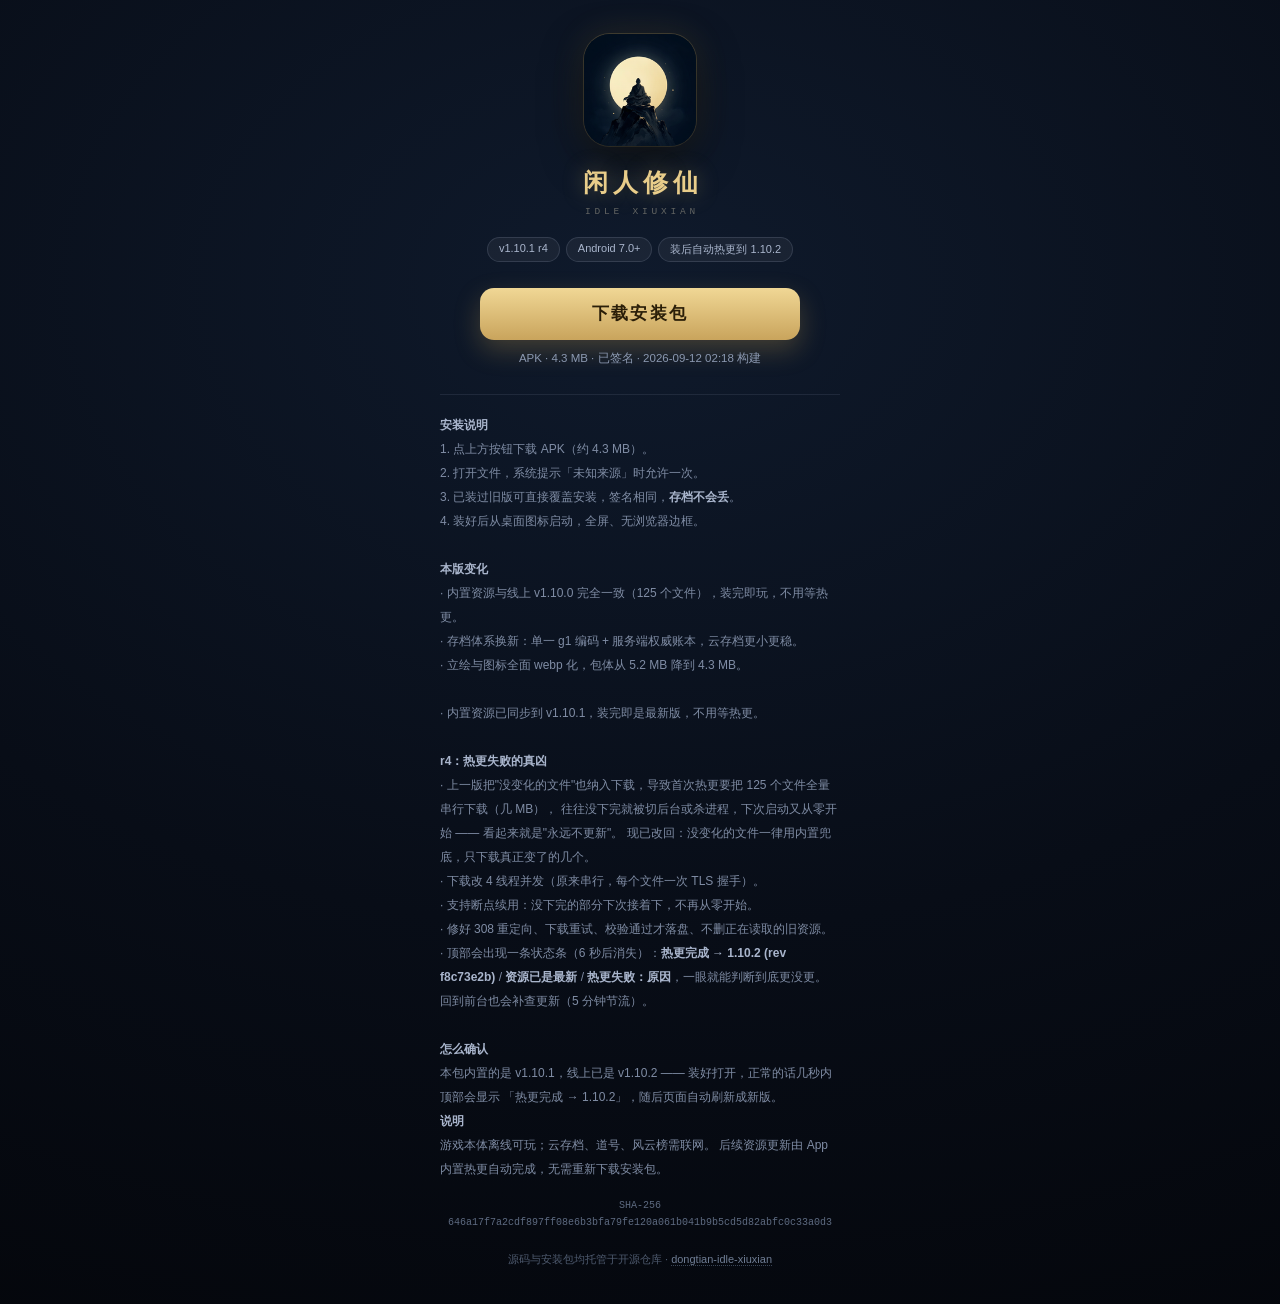
<file: download/index.html>
<!DOCTYPE html>
<html lang="zh-CN">
<head>
<meta charset="utf-8">
<meta name="viewport" content="width=device-width,initial-scale=1,viewport-fit=cover">
<title>闲人修仙 · 安卓版下载</title>
<link rel="icon" href="./icon.png">
<meta name="description" content="闲人修仙安卓安装包下载，v1.10.0，资源全内置，离线可玩。">
<style>
  :root{ --gold:#e8c56b; --dim:#8b98b0; }
  *{margin:0;padding:0;box-sizing:border-box;-webkit-tap-highlight-color:transparent}
  body{
    min-height:100vh;background:radial-gradient(130% 90% at 50% 22%,#0f1a2c 0%,#080d17 55%,#04060b 100%);
    color:#e8ecf6;font-family:-apple-system,BlinkMacSystemFont,"PingFang SC","Microsoft YaHei",sans-serif;
    display:flex;align-items:center;justify-content:center;padding:34px 22px;
  }
  .wrap{width:100%;max-width:400px;text-align:center}
  .icon{width:112px;height:112px;border-radius:26px;display:block;margin:0 auto 20px;
    box-shadow:0 14px 40px rgba(0,0,0,.6),0 0 0 1px rgba(232,197,107,.22),0 0 34px rgba(232,197,107,.14)}
  h1{font-size:25px;letter-spacing:.2em;text-indent:.2em;font-weight:600;color:#e9cd8a;
    text-shadow:0 0 22px rgba(232,197,107,.34)}
  .en{margin-top:7px;font-size:9.5px;letter-spacing:.4em;text-indent:.4em;color:rgba(226,214,186,.4);
    font-family:ui-monospace,SFMono-Regular,monospace}
  .meta{margin:20px auto 0;display:inline-flex;flex-wrap:wrap;justify-content:center;gap:6px}
  .chip{font-size:11px;color:#a9b5cc;background:rgba(255,255,255,.05);
    border:1px solid rgba(140,150,175,.22);border-radius:999px;padding:4px 11px}
  .btn{display:block;margin:26px auto 0;max-width:320px;padding:15px 20px;border-radius:14px;
    text-decoration:none;font-size:16.5px;letter-spacing:.14em;color:#2a1e08;font-weight:700;
    background:linear-gradient(180deg,#f0d795,#c9a45c);box-shadow:0 10px 26px rgba(200,160,80,.28);
    transition:transform .15s}
  .btn:active{transform:scale(.97)}
  .size{margin-top:11px;font-size:11.5px;color:var(--dim)}
  .note{margin-top:28px;text-align:left;font-size:12px;line-height:2;color:#7f8ca4;
    border-top:1px solid rgba(140,150,175,.14);padding-top:18px}
  .note b{color:#a9b5cc;font-weight:600}
  .hash{margin-top:16px;font-size:10px;color:#5d6a80;font-family:ui-monospace,SFMono-Regular,monospace;
    word-break:break-all;line-height:1.7}
  .foot{margin-top:18px;font-size:11px;color:#4e5a6e;line-height:1.9}
  .foot a{color:#6f7d94;text-decoration:none;border-bottom:1px dotted #3a4557}
</style>
</head>
<body>
<div class="wrap">
  <img class="icon" src="./icon.png" alt="闲人修仙">
  <h1>闲人修仙</h1>
  <div class="en">IDLE XIUXIAN</div>

  <div class="meta">
    <span class="chip">v1.10.1 r4</span>
    <span class="chip">Android 7.0+</span>
    <span class="chip">装后自动热更到 1.10.2</span>
  </div>

  <a class="btn" href="./xianren-xiuxian-v1.10.1-r4.apk" download="闲人修仙-v1.10.1-r4.apk">下载安装包</a>
  <div class="size">APK · 4.3 MB · 已签名 · 2026-09-12 02:18 构建</div>

  <div class="note">
    <b>安装说明</b><br>
    1. 点上方按钮下载 APK（约 4.3 MB）。<br>
    2. 打开文件，系统提示「未知来源」时允许一次。<br>
    3. 已装过旧版可直接覆盖安装，签名相同，<b>存档不会丢</b>。<br>
    4. 装好后从桌面图标启动，全屏、无浏览器边框。<br>
    <br>
    <b>本版变化</b><br>
    · 内置资源与线上 v1.10.0 完全一致（125 个文件），装完即玩，不用等热更。<br>
    · 存档体系换新：单一 g1 编码 + 服务端权威账本，云存档更小更稳。<br>
    · 立绘与图标全面 webp 化，包体从 5.2 MB 降到 4.3 MB。<br>
    <br>
    · 内置资源已同步到 v1.10.1，装完即是最新版，不用等热更。<br>
    <br>
    <b>r4：热更失败的真凶</b><br>
    · 上一版把"没变化的文件"也纳入下载，导致首次热更要把 125 个文件全量串行下载（几 MB），
    往往没下完就被切后台或杀进程，下次启动又从零开始 —— 看起来就是"永远不更新"。
    现已改回：没变化的文件一律用内置兜底，只下载真正变了的几个。<br>
    · 下载改 4 线程并发（原来串行，每个文件一次 TLS 握手）。<br>
    · 支持断点续用：没下完的部分下次接着下，不再从零开始。<br>
    · 修好 308 重定向、下载重试、校验通过才落盘、不删正在读取的旧资源。<br>
    · 顶部会出现一条状态条（6 秒后消失）：<b>热更完成 → 1.10.2 (rev f8c73e2b)</b>
    / <b>资源已是最新</b> / <b>热更失败：原因</b>，一眼就能判断到底更没更。
    回到前台也会补查更新（5 分钟节流）。<br>
    <br>
    <b>怎么确认</b><br>
    本包内置的是 v1.10.1，线上已是 v1.10.2 —— 装好打开，正常的话几秒内顶部会显示
    「热更完成 → 1.10.2」，随后页面自动刷新成新版。
    
    <br>
    <b>说明</b><br>
    游戏本体离线可玩；云存档、道号、风云榜需联网。
    后续资源更新由 App 内置热更自动完成，无需重新下载安装包。
  </div>

  <div class="hash">SHA-256<br>646a17f7a2cdf897ff08e6b3bfa79fe120a061b041b9b5cd5d82abfc0c33a0d3</div>

  <div class="foot">
    源码与安装包均托管于开源仓库 ·
    <a href="https://github.com/xvguanglei1-oss/dongtian-idle-xiuxian">dongtian-idle-xiuxian</a>
  </div>
</div>
</body>
</html>
</file>
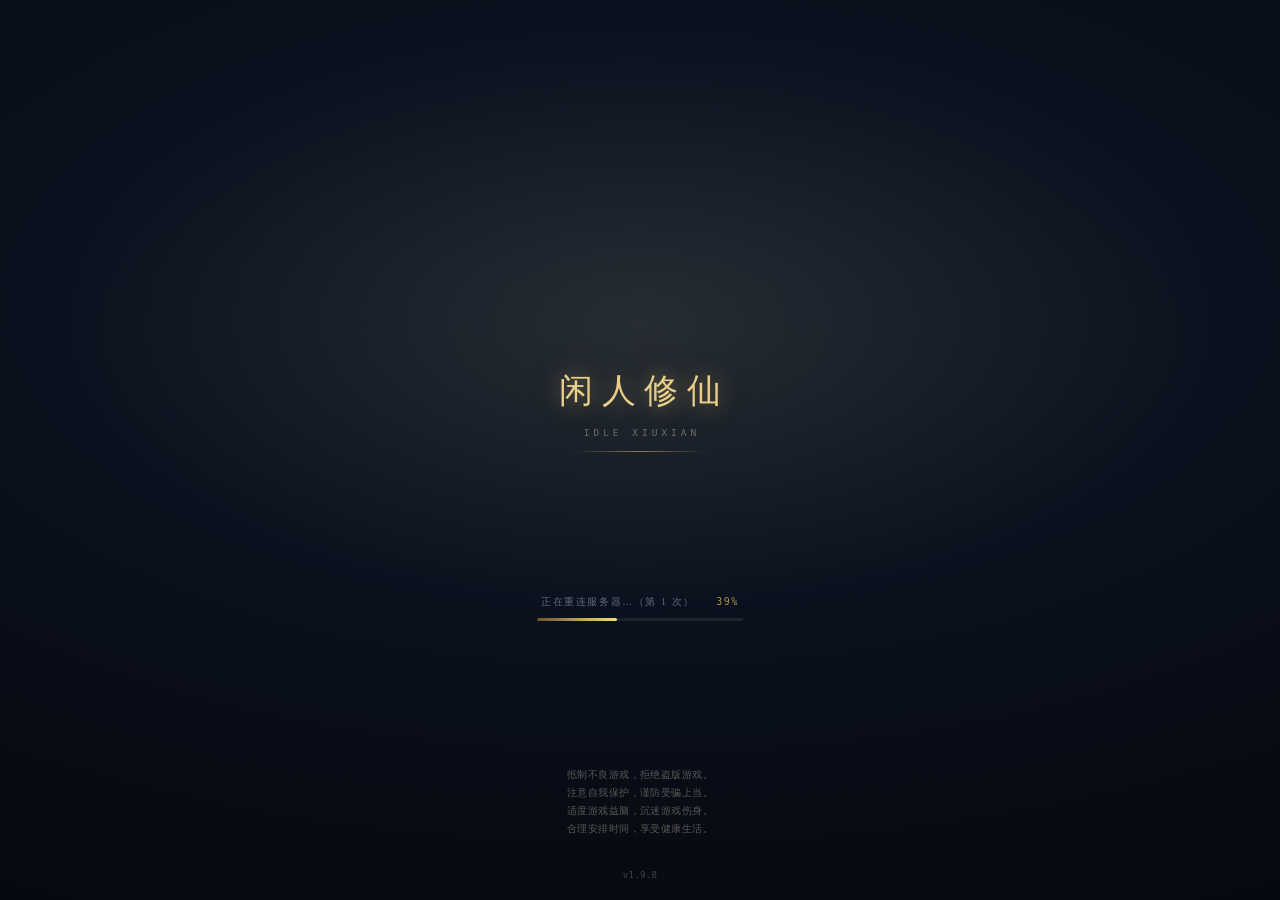
<file: _probe_e2e.html>
<!DOCTYPE html>
<html lang="zh-CN">
<head>
<meta charset="utf-8">
<meta name="viewport" content="width=device-width, initial-scale=1, maximum-scale=1, user-scalable=no">
<title>闲人修仙 v1.9.8</title>
<meta name="description" content="闲人修仙：主身巡猎斗法、分身云游寻宝，离线亦在成长。">
<link rel="icon" href="data:,">
<style>
  :root{
    --gold:#e8c56b; --gold-dim:#b8953f; --ink:#0b1020; --text:#e8ecf6; --dim:#93a0b8;
  }
  *{margin:0;padding:0;box-sizing:border-box;-webkit-tap-highlight-color:transparent}
  html,body{height:100%;overflow:hidden}
  body{
    background:#070b16;color:var(--text);font-family:-apple-system,BlinkMacSystemFont,"PingFang SC","Microsoft YaHei",sans-serif;
    user-select:none;-webkit-user-select:none;
  }
  #bg{position:fixed;inset:0;width:100%;height:100%;display:block;z-index:0}
  .bg-img{position:fixed;inset:0;background:center/cover no-repeat url(assets/main-bg.jpg);opacity:.14;z-index:1;filter:saturate(1.1)}
  .vignette{position:fixed;inset:0;z-index:2;pointer-events:none;
    background:
      radial-gradient(120% 90% at 50% 8%, transparent 40%, rgba(4,8,18,.55) 100%),
      linear-gradient(180deg, rgba(5,8,18,.35), transparent 30%, transparent 70%, rgba(4,6,14,.72))}

  /* ---- HUD ---- */
  /* v1.5.0: 两行化 —— 第一行顶部资源栏(灵石/修为/云存/自动战斗), 第二行境界牌+宝/邮件 */
  .hud{position:fixed;left:0;right:0;top:0;z-index:10;padding:8px 12px 0;
    display:flex;flex-direction:column;gap:2px}
  .res-bar{display:flex;align-items:center;justify-content:center;gap:7px;flex-wrap:wrap}
  .res-chip{flex:none}
  .res-bar .spirit{padding:3px 10px;font-size:12px}
  .res-bar .rate{padding:3px 9px;font-size:10.5px}
  /* v1.8.0 极窄屏(≤345px, 如 320 宽老机型): 收紧资源栏, 避免折成两行 */
  @media (max-width:345px){
    .res-bar{gap:3px}
    .res-bar .spirit{padding:3px 6px;font-size:11px}
    .res-bar .rate{padding:3px 5px;font-size:9.5px}
    .res-bar .cloud-mini{padding:3px 6px;font-size:10.5px}
    .atk-toggle{padding:0 6px}
  }
  .hud-row{display:flex;justify-content:space-between;align-items:center;gap:10px}
  /* hud-row 第二行: 境界卡(左) + 按钮组(中) + hud-icons(右), grid 三列; 段位允许换行不截断 */
    .realm-left{display:flex;align-items:center;gap:7px;min-width:0}
  .realm-left .realm-badge{flex:none}
  .rl-btns{display:flex;flex-direction:column;gap:5px;align-items:flex-start;flex:none}
  .rl-btns .story-btn{margin:0}
  .rl-btns .pname-btn{margin:0;width:100%;box-sizing:border-box}
  /* v1.5.0: 宝/邮件 由竖排改横排, 第二行高度 80px→40px */
  .hud-icons{display:flex;flex-direction:row;align-items:center;gap:9px}
  .hud-row .story-btn{margin-top:0}
  .ver-tag.v150{align-self:center;margin-left:1px}
  /* 自动战斗小开关: 未激活=熄墨灰, 激活(.on)=朱砂亮 + 呼吸光 */
  .atk-toggle{flex:none;display:inline-flex;align-items:center;gap:4px;height:24px;padding:0 10px;
    font-family:var(--font-brush);font-size:11.5px;letter-spacing:.1em;cursor:pointer;
    color:#77839a;background:rgba(12,18,34,.72);border:1px solid rgba(140,150,175,.35);border-radius:999px;
    backdrop-filter:blur(6px);-webkit-tap-highlight-color:transparent;transition:all .2s}
  .atk-toggle .at-ic{font-size:11px;line-height:1;opacity:.75}
  .atk-toggle:active{transform:scale(.92)}
  .atk-toggle.on{color:#ffd9a0;border-color:rgba(255,150,110,.65);background:rgba(74,16,8,.72);
    box-shadow:0 0 10px rgba(217,88,63,.35);animation:atkGlow 2.4s ease-in-out infinite}
  .atk-toggle.on .at-ic{opacity:1;text-shadow:0 0 8px rgba(255,150,110,.8)}
  .snd-btn{flex:none;display:inline-flex;align-items:center;justify-content:center;width:30px;height:28px;
    cursor:pointer;color:#aeb8cd;background:rgba(12,18,34,.72);border:1px solid rgba(140,150,175,.35);border-radius:999px;
    backdrop-filter:blur(6px);-webkit-tap-highlight-color:transparent;transition:all .2s;padding:0}
  /* v1.8.0: 图标改用内联 SVG —— 齿轮字符(⚙)在部分设备会被渲染成太阳/emoji, 各端不一致 */
  .snd-btn svg{display:block;width:15px;height:15px;fill:currentColor;pointer-events:none}
  .snd-btn:active{transform:scale(.9)}
  .snd-btn.muted{color:#5c667a;border-color:rgba(120,130,155,.22)}
  @keyframes atkGlow{0%,100%{box-shadow:0 0 6px rgba(217,88,63,.28)}50%{box-shadow:0 0 13px rgba(255,140,100,.6)}}
    /* v1.9.5: 境界牌皮肤全权移交 dt-theme.css(墨简皮) —— 内联只留排版骨架, 防圆角矩形借尸还魂 */
  .realm-badge{position:relative;
    width:150px;box-sizing:border-box;
    display:flex;flex-direction:column;align-items:center;justify-content:center;gap:2px;
    text-align:center}
  .realm-badge .big{font-size:16px;font-weight:800;letter-spacing:.14em;color:var(--gold);line-height:1.25;
    text-shadow:0 0 12px rgba(232,197,107,.5);white-space:nowrap;width:100%}
  .realm-badge .sub-a{font-size:11px;color:#e6cf9a;letter-spacing:.1em;font-weight:600;line-height:1.35;
    white-space:nowrap;width:100%;text-align:center;text-shadow:0 1px 3px rgba(0,0,0,.5)}
  .realm-badge .sub-b{font-size:10px;color:#b9c3d8;letter-spacing:.04em;font-weight:400;line-height:1.4;
    white-space:nowrap;width:100%;text-align:center;text-shadow:0 1px 3px rgba(0,0,0,.5)}
  /* 道号按钮: 与剧情纲目并排的独立按钮(不挤境界徽章); 未定名=虚线引导, 已定名=金边纯名 */
  .pname-btn{flex:none;display:inline-flex;align-items:center;justify-content:center;height:22px;
    padding:0 11px;font-family:var(--font-brush);font-size:12.5px;letter-spacing:.1em;cursor:pointer;
    color:#9aa4bc;background:rgba(12,18,34,.66);border:1.5px dashed rgba(150,165,200,.4);border-radius:999px;
    backdrop-filter:blur(5px);-webkit-tap-highlight-color:transparent;transition:all .22s;white-space:nowrap;
    margin:0;align-self:flex-start}
  .pname-btn::before{content:"✎";font-size:10.5px;opacity:.85;margin-right:5px}
  .pname-btn:active{transform:scale(.94)}
  .pname-btn.named{color:#f0e2b6;border-style:solid;border-color:rgba(232,197,107,.6);
    background:linear-gradient(180deg,rgba(232,197,107,.18),rgba(232,197,107,.05));
    text-shadow:0 0 10px rgba(232,197,107,.35);font-size:13.5px;letter-spacing:.14em}
  .pname-btn.named::before{content:"";display:none}
  /* v1.8.0 榜单入口并入境界牌 —— 排版样式放在 dt-theme.css 末尾(需盖过其中的媒体查询) */
  .realm-badge{cursor:pointer;-webkit-tap-highlight-color:transparent}
  .story-btn{margin-top:6px;align-self:flex-start;pointer-events:auto;font-size:10px;padding:3px 10px;border-radius:999px;
    border:1px solid rgba(232,197,107,.32);background:rgba(232,197,107,.12);color:var(--gold);letter-spacing:.08em;
    cursor:pointer;backdrop-filter:blur(4px);transition:transform .12s}
  .story-btn:active{transform:scale(.92)}

  .aura-tooltip{position:fixed;top:96px;right:14px;z-index:21;width:min(250px,82vw);
    background:rgba(10,15,28,.93);border:1px solid rgba(232,197,107,.32);border-radius:14px;
    padding:11px 13px;display:none;flex-direction:column;gap:9px;backdrop-filter:blur(8px);
    box-shadow:0 12px 34px rgba(0,0,0,.5);pointer-events:auto}
  .aura-tooltip .t{font-size:10.5px;color:#93a0b8;letter-spacing:.05em}
  .hud-right{display:flex;flex-direction:column;align-items:flex-end;gap:6px}
  .spirit{background:rgba(12,18,34,.72);border:1px solid rgba(232,197,107,.3);border-radius:999px;padding:6px 12px;
    font-size:13px;font-weight:700;color:#7fe0c3;display:flex;gap:5px;align-items:center}
  .rate{font-size:11px;color:var(--dim);background:rgba(12,18,34,.6);padding:5px 10px;border-radius:999px}
  .rate b{color:#8fb6ff}
  /* v1.5.0: 旧右侧纵列(hud-stats)已并入顶部资源栏, 此选择器保留防旧存档页面残留 */
  .hud-stats{display:contents}

  /* 修为进度 */

  /* 主角 */
  .stage{position:fixed;inset:0;z-index:5;display:flex;align-items:flex-end;justify-content:center;pointer-events:none}
  .cult{position:relative;height:min(54vh,430px);aspect-ratio:825/835}
  .cult img{position:absolute;left:0;top:0;width:100%;height:100%;object-fit:contain;transform-origin:50% 88%}
  /* v1.7.40: 三图层胸腔呼吸 + 辉光呼吸(收放); 头部层(.hair-top)不发辉光 */
  .cult .bodyL{animation:bodyBreath 5.4s ease-in-out infinite, cultGlow 3.6s ease-in-out infinite}
  .cult .robe{animation:robeBreath 5.4s ease-in-out .2s infinite, cultGlow 3.6s ease-in-out .3s infinite}
  .cult .bodyL,.cult .robe{transform-origin:50% 4%}   /* 锚头顶: 头皮钉死, 身体/袍摆向下呼吸探伸 */
  /* 头发两层: .hair-top(头/鬓 0-18%)静止且不发光; .hair-low(垂发 18%+)以分界为轴缩放并带呼吸辉光 */
  .cult .hair-top{clip-path:inset(0 0 82% 0);-webkit-clip-path:inset(0 0 82% 0);filter:none}
  .cult .hair-low{clip-path:inset(18% 0 0 0);-webkit-clip-path:inset(18% 0 0 0);
    transform-origin:50% 18%;animation:hairLowBreath 5.4s ease-in-out .4s infinite, cultGlow 3.6s ease-in-out .15s infinite}
  @keyframes bodyBreath{0%,100%{transform:scaleY(1)}50%{transform:scaleY(1.012)}}
  @keyframes robeBreath{0%,100%{transform:scaleY(1)}50%{transform:scaleY(1.02)}}
  @keyframes hairLowBreath{0%,100%{transform:scaleY(1)}50%{transform:scaleY(1.02)}}
  @keyframes cultGlow{0%,100%{filter:drop-shadow(0 0 2px var(--rg,rgba(232,197,107,.32))) drop-shadow(0 0 8px var(--rg,rgba(232,197,107,.32)))}50%{filter:drop-shadow(0 0 6px var(--rg,rgba(232,197,107,.32))) drop-shadow(0 0 20px var(--rg,rgba(232,197,107,.32)))}}

  /* 中央按钮 */
  .actions{position:fixed;left:0;right:0;bottom:24px;z-index:10;display:flex;justify-content:center;gap:10px;padding:0 14px}  /* v1.7.52: 上移 6px 给按钮下方数字进度留位 */
  /* v1.7.46 按钮内进度: SVG clipPath 复用墨形, 填充宽度即进度(聚灵阵=灵石/升级价, 突破=修为/所需) */
  .btn .prog{position:absolute;inset:0;width:100%;height:100%;pointer-events:none;z-index:1;
    mix-blend-mode:multiply;isolation:isolate}   /* v1.7.49: 与按钮底色相乘 → 恒为"本色加深", 任何状态(金/红/禁用灰调)都不割裂 */
  .ver-float{position:fixed;right:9px;bottom:4px;z-index:10;pointer-events:none}
  /* ==================== v1.7.58 开屏页(大厂式: 品牌居中 + 进度百分比 + 忠告沉底) ==================== */
  #splash{position:fixed;inset:0;z-index:99999;display:flex;flex-direction:column;align-items:center;
    justify-content:center;padding:0 28px;overflow:hidden;cursor:pointer;-webkit-tap-highlight-color:transparent;
    background:radial-gradient(130% 90% at 50% 34%,#0f1a2c 0%,#080d17 55%,#04060b 100%);
    transition:opacity .55s ease;will-change:opacity}   /* v1.9.1: 常驻提升合成层, WebView 上 opacity 过渡不掉帧 */
  #splash.sp-out{opacity:0;pointer-events:none}
  /* v1.9.1: 淡出时停光晕呼吸(无限动画会干扰 WebView 合成)并冻结子动画 —— 防止销毁阶段交替闪烁 */
  #splash.sp-out::before{animation:none}
  #splash.sp-out *{animation-play-state:paused!important}
  /* 品牌光晕(极淡呼吸, CSS 合成不耗 CPU) */
  #splash::before{content:"";position:absolute;inset:-18%;pointer-events:none;
    background:radial-gradient(46% 32% at 50% 40%,rgba(232,197,107,.11),transparent 72%);
    animation:spHalo 6.5s ease-in-out infinite}
  /* 品牌区(视觉中心略偏上) */
  .sp-brand{position:relative;display:flex;flex-direction:column;align-items:center;gap:13px;margin-bottom:9vh}
  .sp-title{font-family:var(--font-brush);font-size:34px;letter-spacing:.26em;text-indent:.26em;color:#e9cd8a;
    text-shadow:0 0 22px rgba(232,197,107,.5),0 0 58px rgba(232,197,107,.2);
    animation:spTitle 1.15s cubic-bezier(.2,.7,.3,1) both}
  .sp-en{font-size:9.5px;letter-spacing:.42em;text-indent:.42em;color:rgba(226,214,186,.42);
    font-family:ui-monospace,SFMono-Regular,monospace;animation:spFade .9s .3s ease both}
  .sp-rule{width:132px;height:1px;transform-origin:center;
    background:linear-gradient(90deg,transparent,rgba(232,197,107,.55),transparent);
    animation:spRule .9s .22s ease both}
  /* 进度区(品牌下方) */
  .sp-load{position:absolute;left:0;right:0;bottom:31%;display:flex;flex-direction:column;align-items:center;gap:9px;
    animation:spFade .8s .5s ease both}
  .sp-bar{width:206px;height:3px;border-radius:999px;background:rgba(255,255,255,.08);overflow:hidden}
  .sp-bar b{display:block;height:100%;width:0%;border-radius:999px;
    background:linear-gradient(90deg,#6b5426,#c9a86a 60%,#f0d795);transition:width .2s linear}
  .sp-load .row{display:flex;align-items:baseline;gap:10px;
    font-size:10px;letter-spacing:.16em;color:rgba(200,212,232,.46)}
  .sp-load .row em{font-style:normal;font-family:ui-monospace,SFMono-Regular,monospace;color:rgba(232,197,107,.72);min-width:34px;text-align:right}
  /* 忠告(底部合规文案, 四句独立) */
  .sp-advice{position:absolute;left:0;right:0;bottom:62px;text-align:center;animation:spFade .9s .72s ease both}
  .sp-advice p{margin:0;font-size:9.5px;line-height:1.9;letter-spacing:.05em;color:rgba(226,214,186,.38)}
  /* 底部信息行 */
  .sp-foot{position:absolute;left:0;right:0;bottom:20px;display:flex;align-items:center;justify-content:center;gap:18px;
    font-size:9px;font-family:ui-monospace,SFMono-Regular,monospace;color:rgba(233,226,208,.26);
    animation:spFade .8s .88s ease both}
  @keyframes spHalo{0%,100%{opacity:.55;transform:scale(1)}50%{opacity:1;transform:scale(1.07)}}
  @keyframes spTitle{from{opacity:0;transform:translateY(15px);letter-spacing:.52em;filter:blur(7px)}
    to{opacity:1;transform:none;letter-spacing:.26em;filter:blur(0)}}
  @keyframes spRule{from{opacity:0;transform:scaleX(0)}to{opacity:1;transform:scaleX(1)}}
  @keyframes spFade{from{opacity:0;transform:translateY(9px)}to{opacity:1;transform:none}}
  /* ==================== v1.8.0 启动门禁: 失败页 + 连接中断遮罩 ==================== */
  .sp-fail{display:flex;flex-direction:column;align-items:center;gap:13px;text-align:center;animation:spFade .5s ease both}
  .sp-fail-t{font-family:var(--font-brush);font-size:21px;letter-spacing:.16em;text-indent:.16em;color:#e9cd8a}
  .sp-fail-d{font-size:11.5px;line-height:2;color:rgba(200,212,232,.55)}
  .sp-fail-b{margin-top:5px;padding:9px 34px;border-radius:999px;cursor:pointer;
    font-size:13px;letter-spacing:.16em;text-indent:.16em;color:#e9cd8a;
    background:rgba(232,197,107,.10);border:1px solid rgba(232,197,107,.42);
    -webkit-tap-highlight-color:transparent;transition:transform .15s}
  .sp-fail-b:active{transform:scale(.96)}
  #netOverlay{position:fixed;inset:0;z-index:99998;display:none;align-items:center;justify-content:center;
    background:rgba(4,6,11,.93);-webkit-backdrop-filter:blur(3px);backdrop-filter:blur(3px)}
  #netOverlay.show{display:flex}
  #netOverlay .net-box{display:flex;flex-direction:column;align-items:center;gap:11px;text-align:center;padding:0 30px}
  #netOverlay b{font-family:var(--font-brush);font-size:19px;letter-spacing:.18em;text-indent:.18em;color:#e9cd8a}
  #netOverlay span{font-size:11.5px;line-height:1.8;color:rgba(200,212,232,.55)}
  #netOverlay button{margin-top:4px;padding:8px 28px;border-radius:999px;cursor:pointer;
    font-size:12.5px;color:#e9cd8a;background:rgba(232,197,107,.10);border:1px solid rgba(232,197,107,.42);
    -webkit-tap-highlight-color:transparent}
  /* v1.7.52 按钮正下方数字进度(灵石/升级价, 修为/所需) */
  .btn .pnum{position:absolute;left:0;right:0;bottom:-14px;text-align:center;white-space:nowrap;
    font-size:9.5px;font-family:ui-monospace,SFMono-Regular,monospace;letter-spacing:.02em;
    color:rgba(232,197,107,.66);pointer-events:none;z-index:3;text-shadow:0 1px 2px rgba(0,0,0,.6)}
  .btn.primary .pnum{color:rgba(255,200,180,.70)}
  .btn{pointer-events:auto;border:0;background:transparent;color:var(--gold);border-radius:0;padding:13px 24px;
    font-size:14px;font-weight:600;letter-spacing:.06em;cursor:pointer;transition:transform .12s;
    box-shadow:none;-webkit-backdrop-filter:none;backdrop-filter:none;-webkit-appearance:none;appearance:none;outline:none}
  .btn:active{transform:scale(.94)}
  .btn.primary{background:transparent;color:inherit}
  .btn:disabled{opacity:.62}   /* v1.7.46: 进度已移入按钮, 禁用态保留可读性 */
  .btn.ready{}
  @keyframes btnPulse{0%,100%{box-shadow:0 0 12px rgba(240,205,120,.35)}50%{box-shadow:0 0 28px rgba(240,205,120,.95)}}

  /* 双栏叙事流: 左=分身经历(低对比·渐隐·不抢视觉)  右=主角主线探险游历 */
  .feed{position:fixed;bottom:114px;z-index:9;display:flex;flex-direction:column-reverse;gap:7px;
    pointer-events:none;width:min(196px,42vw);max-height:200px;overflow:hidden}
  .feed-avatar{left:10px}
  .feed-main{right:10px}
  .fmsg{padding:7px 11px;border-radius:11px;font-size:11.5px;line-height:1.55;
    overflow:hidden;display:-webkit-box;-webkit-box-orient:vertical;-webkit-line-clamp:3;
    background:rgba(10,16,30,.32);backdrop-filter:blur(4px);transform-origin:bottom center;
    will-change:opacity,transform}
  .fmsg .r{color:#d9b45f;font-weight:700}
  .fmsg .g{color:#7fe0c3;font-weight:700}
  .fmsg .b{color:#8fb6ff;font-weight:700}
  /* 左·分身: 灰字低存在感, 渐显后缓缓上浮消散 */
  .feed-avatar .fmsg{color:#a3b1c9;background:rgba(8,12,22,.40);font-size:11px;
    animation:msgLifeA 6s cubic-bezier(.2,.55,.45,1) forwards}
  .feed-avatar .fmsg .r{color:#a8904f}
  .feed-avatar .fmsg .g{color:#5aa88e}
  /* 右·主线: 清晰金色主视觉 */
  .feed-main .fmsg{color:#e6ebf6;background:rgba(14,20,36,.55);font-size:11.5px;
    animation:msgLifeM 22s ease forwards}
  @keyframes msgLifeA{0%{opacity:0;transform:translateY(7px) scale(.97)}10%{opacity:.7}18%{opacity:.95}
    70%{opacity:.78}100%{opacity:0;transform:translateY(-12px)}}
  @keyframes msgLifeM{0%{opacity:0;transform:translateY(8px)}5%{opacity:.98}90%{opacity:.96}100%{opacity:0;transform:translateY(-4px)}}

  /* 突破特效 */
  #burst{position:fixed;inset:0;z-index:30;pointer-events:none}
  .flash{position:fixed;inset:0;z-index:31;pointer-events:none;opacity:0;background:radial-gradient(circle at 50% 55%,#fff8e0,rgba(255,230,150,.25) 45%,transparent 75%)}
  .realm-up{position:fixed;left:0;right:0;top:34%;z-index:32;text-align:center;pointer-events:none;opacity:0}
  .realm-up .t{font-size:40px;font-weight:900;letter-spacing:.3em;color:#ffe9a8;text-shadow:0 0 30px rgba(255,220,130,.9);padding-left:.3em}
  .realm-up .s{font-size:13px;color:#9fc3ff;margin-top:6px;letter-spacing:.2em}
  .realm-up.show{animation:realmUp 2.6s ease-out forwards}
  @keyframes realmUp{0%{opacity:0;transform:scale(.6)}14%{opacity:1;transform:scale(1.08)}22%{transform:scale(1)}78%{opacity:1}100%{opacity:0;transform:scale(1.06)}}

  /* 离线弹窗 */
  .modal{position:fixed;inset:0;z-index:40;display:none;align-items:center;justify-content:center;background:rgba(4,7,15,.66);backdrop-filter:blur(4px)}
  .modal.show{display:flex}
  .card{background:linear-gradient(180deg,#101a30,#0a1122);border:1px solid rgba(232,197,107,.35);border-radius:18px;
    padding:24px 22px;max-width:300px;width:90%;text-align:center;box-shadow:0 20px 60px rgba(0,0,0,.5)}
  .card h3{color:var(--gold);font-size:18px;letter-spacing:.14em;margin-bottom:12px}
  .card p{font-size:13px;color:var(--dim);line-height:1.8}
  .card .num{color:#7fe0c3;font-weight:800;font-size:17px}
  .card .btn{margin-top:16px;width:auto;min-width:176px;max-width:86%;padding-left:38px;padding-right:38px}

  /* 剧情纲目弹层 */
  .story-card{max-width:440px;width:94%;height:min(88vh,780px);display:flex;flex-direction:column;
    padding:16px 16px 14px;text-align:left;overflow:hidden}
  .story-card h3{margin-bottom:3px}
  .story-tip{font-size:10.5px;color:var(--dim);margin-bottom:4px;line-height:1.6}
  .chips-row{display:flex;gap:6px;overflow-x:auto;padding:2px 0 8px;scrollbar-width:none}
  .chips-row::-webkit-scrollbar{display:none}
  .chip{flex:none;font-size:10.5px;padding:4px 10px;border-radius:999px;border:1px solid rgba(232,197,107,.28);
    background:rgba(232,197,107,.10);color:#d9b45f;cursor:pointer;white-space:nowrap;transition:background .15s}
  .chip.on{background:rgba(232,197,107,.30);color:#ffe9a8}
  .story-body{flex:1;overflow-y:auto;padding:2px 8px 8px;scroll-behavior:smooth;-webkit-overflow-scrolling:touch}
  .story-body section{margin:16px 0;scroll-margin-top:4px}
  .story-body section:first-child{margin-top:4px}
  .story-body h4{color:var(--gold);font-size:13px;letter-spacing:.05em;margin:0 0 6px;display:flex;align-items:baseline;gap:8px;flex-wrap:wrap}
  .story-body h4 .vol{font-size:9.5px;color:#9fc3ff;font-weight:600;letter-spacing:.06em}
  .story-body p{font-size:12px;color:#cdd6e6;line-height:1.85;margin:0 0 9px;text-align:justify}
  .story-close{width:auto;min-width:176px;max-width:86%;margin:10px auto 0;flex:none}
  .story-sum{font-size:11px;color:#9fc3ff;margin:0 0 10px;line-height:1.7}
  .story-sum b{color:#e8c56b}
  .j-card{position:relative;margin:0 0 10px;padding:10px 12px;border-radius:11px;background:rgba(255,255,255,.04);
    border-left:2px solid rgba(232,197,107,.55);box-shadow:0 3px 12px rgba(0,0,0,.18)}
  .j-card.k-开篇{border-left-color:#7fe0c3}
  .j-card.k-游历{border-left-color:#5f8fe6;opacity:.9}
  .j-card.k-纪事{border-left-color:#c59bff}
  .j-head{display:flex;gap:6px;align-items:center;margin-bottom:5px;flex-wrap:wrap}
  .j-big{font-size:9px;color:#9fc3ff;border:1px solid rgba(127,143,255,.35);padding:1px 7px;border-radius:999px}
  .j-kind{font-size:9px;padding:1px 7px;border-radius:999px;background:rgba(232,197,107,.13);color:#e8c56b}
  .j-kind.k-开篇{background:rgba(127,224,195,.13);color:#7fe0c3}
  .j-kind.k-游历{background:rgba(95,143,230,.14);color:#9fc3ff}
  .j-kind.k-纪事{background:rgba(197,155,255,.15);color:#c59bff}
  .j-time{margin-left:auto;font-size:9px;color:#6d7a94}
  .j-card h5{font-size:13px;color:#f3e7c4;margin:0 0 5px;font-weight:800;letter-spacing:.02em}
  .j-card p{font-size:11.5px;line-height:1.8;color:#c2cdde;margin:0;text-align:justify}
  .empty-hint{padding:26px 12px;text-align:center;color:#7a87a2;font-size:12px;line-height:2}
  .off-tale{margin-top:11px;padding:9px 11px;border-radius:10px;background:rgba(95,143,230,.10);
    font-size:11.5px;color:#bcd0f2;line-height:1.75;text-align:left}
  .off-tale b{color:#9fc3ff}

  .artifacts{position:fixed;left:0;right:0;top:96px;z-index:9;display:flex;justify-content:center;padding:0 10px}
  .art-row{display:flex;gap:6px;flex-wrap:wrap;justify-content:center;max-width:520px}
  .art{font-size:10.5px;padding:4px 9px;border-radius:8px;background:rgba(12,18,34,.40);border:1px solid rgba(255,255,255,.07);
    color:#d8dff0;backdrop-filter:blur(5px);display:flex;gap:4px;align-items:center}
  .art .q{font-weight:800}
  .q1{color:#aab2c0}.q2{color:#6b9df5}.q3{color:#3fc9a2}.q4{color:#e0b45a}.q5{color:#c08af0}.q6{color:#ff5257}
  .art.new{animation:artIn .9s ease-out}
  @keyframes artIn{0%{transform:scale(.55);box-shadow:0 0 0 rgba(232,197,107,0)}40%{transform:scale(1.06);
    box-shadow:0 0 16px 2px rgba(232,197,107,.65)}100%{transform:scale(1);box-shadow:0 0 6px rgba(232,197,107,.28)}}

  /* WebGL 降级: 纯 CSS 星空 */
  body.no-webgl::before{content:"";position:fixed;inset:0;z-index:0;pointer-events:none;
    background:radial-gradient(1px 1px at 20% 30%, rgba(255,255,255,.7), transparent),
      radial-gradient(1px 1px at 70% 20%, rgba(255,255,255,.5), transparent),
      radial-gradient(1.5px 1.5px at 40% 70%, rgba(232,197,107,.8), transparent),
      radial-gradient(1px 1px at 85% 55%, rgba(255,255,255,.6), transparent),
      radial-gradient(1.5px 1.5px at 10% 80%, rgba(159,195,255,.8), transparent),
      radial-gradient(1px 1px at 55% 90%, rgba(255,255,255,.5), transparent),
      radial-gradient(ellipse 90% 70% at 50% 0%, #0d1830 0%, transparent 60%);
  }
  /* ---- 云存档(顶部 hud 内小胶囊, 不遮挡经验条) ---- */
  #cloudChip{display:flex;align-items:center;gap:5px;max-width:168px;white-space:nowrap;overflow:hidden;
    background:rgba(10,14,18,.72);border:1px solid rgba(140,180,255,.25);border-radius:999px;
    padding:3px 9px;font-size:11px;color:#9fc2e8;cursor:pointer;user-select:none;line-height:1.2}
  #cloudChip .dot{width:7px;height:7px;border-radius:50%;background:#7a8694;flex:none}
  #cloudChip.on .dot{background:#3ddc84;box-shadow:0 0 6px #3ddc84}
  #cloudChip.off .dot{background:#ff6b6b}
  #cloudChip.sync .dot{background:#ffd166;animation:cp 1s infinite}
  @keyframes cp{50%{opacity:.3}}
  #cloudPanel{position:fixed;right:12px;top:118px;z-index:61;width:min(264px,86vw);
    background:rgba(12,16,22,.94);border:1px solid rgba(140,180,255,.3);border-radius:12px;
    padding:10px 12px;font-size:12px;color:#cfe3fb;display:none;backdrop-filter:blur(6px);
    box-shadow:0 8px 30px rgba(0,0,0,.5)}
  #cloudPanel.show{display:block}
  #cloudPanel .cp-title{font-size:12px;font-weight:700;margin-bottom:8px;color:#fff}
  #cloudPanel .cp-row{display:flex;align-items:center;gap:6px;margin:6px 0;flex-wrap:wrap}
  #cloudPanel b{color:#ffd166;word-break:break-all;font-size:11px}
  #cloudPanel input{flex:1;min-width:110px;background:#0a0f15;border:1px solid #2a3a52;color:#cfe3fb;
    border-radius:6px;padding:4px 6px;font-size:11px;outline:none}
  #cloudPanel .cp-btn{border:1px solid #2f4a6e;background:#15202e;color:#cfe3fb;border-radius:6px;
    padding:4px 8px;font-size:11px;cursor:pointer}
  #cloudPanel .cp-btn:hover{background:#1d2c40}
  #cloudPanel .cp-hint{font-size:10px;color:#6f87a5;line-height:1.5;margin-top:6px}
  .ver-tag{align-self:center;font-size:9px;color:rgba(233,226,208,.62);letter-spacing:.05em;font-family:ui-monospace,monospace;pointer-events:none;margin-left:7px}
  /* v1.7.34 行动提示闪烁(内联以保证不被 CSS 缓存拖旧; 与 dt-theme.css 尾部同源) */
  @keyframes hintGoldPulse{0%,100%{filter:brightness(1);color:#e9cd8a;text-shadow:0 0 3px rgba(232,197,107,.2)}50%{filter:brightness(1.9);color:#fff3cf;text-shadow:0 0 14px rgba(255,225,150,1),0 0 30px rgba(255,205,120,.7),0 0 4px #ffe9b0}}
  @keyframes hintEmberPulse{0%,100%{filter:brightness(1);color:#ffb199;text-shadow:0 0 3px rgba(255,150,110,.2)}50%{filter:brightness(2);color:#ffe9d8;text-shadow:0 0 12px rgba(255,150,110,1),0 0 26px rgba(255,120,80,.75),0 0 4px #ffd0b8}}
  .hint-gold{animation:hintGoldPulse .95s ease-in-out infinite}
  .hint-ember{animation:hintEmberPulse .8s ease-in-out infinite}
  /* v1.7.35: 光晕改 drop-shadow 跟随墨形/圆钮自身轮廓(不再出现直角矩形光) */
  @keyframes glowGoldInk{0%,100%{filter:drop-shadow(0 0 1.5px rgba(232,197,107,.28))}50%{filter:drop-shadow(0 0 7px rgba(255,215,130,.95)) drop-shadow(0 0 16px rgba(255,200,110,.5))}}
  .glow-gold .ink{animation:glowGoldInk .9s ease-in-out infinite}
  /* v1.7.41 装备品质辉光(呼吸) */
  @keyframes eqBoxGlow{0%,100%{box-shadow:0 0 2px var(--qcglow),0 0 7px var(--qcglow)}50%{box-shadow:0 0 7px var(--qcglow),0 0 19px var(--qcglow)}}
  .eq-card{animation:eqBoxGlow 4.2s ease-in-out infinite}
  .eq-card.qc1{animation-duration:3.9s}.eq-card.qc2{animation-duration:3.6s}
  .eq-card.qc3{animation-duration:3.1s}.eq-card.qc4{animation-duration:2.7s}.eq-card.qc5{animation-duration:2.1s}
  .eq-card.empty{animation:none}
  .eq-card.qc0{--qcglow:rgba(170,178,192,.10)}.eq-card.qc1{--qcglow:rgba(107,157,245,.16)}
  .eq-card.qc2{--qcglow:rgba(63,201,162,.20)}.eq-card.qc3{--qcglow:rgba(224,180,90,.24)}
  .eq-card.qc4{--qcglow:rgba(192,138,240,.30)}.eq-card.qc5{--qcglow:rgba(255,90,95,.40)}
  /* v1.7.36 境界大字呼吸光 */
  @keyframes bigBreath{0%,100%{filter:drop-shadow(0 0 1px rgba(232,197,107,.35))}50%{filter:drop-shadow(0 0 5px rgba(255,222,150,.95)) drop-shadow(0 0 13px rgba(255,205,120,.55)) drop-shadow(0 0 22px rgba(232,197,107,.3))}}
  .realm-badge .big{animation:bigBreath 2.8s ease-in-out infinite}
  @keyframes glowEmberInk{0%,100%{filter:drop-shadow(0 0 1px rgba(255,150,110,.2))}50%{filter:drop-shadow(0 0 6px rgba(255,150,110,.95)) drop-shadow(0 0 13px rgba(255,120,80,.5))}}
  .glow-ember{animation:glowEmberInk .75s ease-in-out infinite}
  /* ==================== v1.8.0 设置面板 + 黑屏挂机 ==================== */
  .set-list{display:flex;flex-direction:column;gap:9px;margin:15px 0 10px}
  .set-row{display:flex;align-items:center;gap:11px;width:100%;padding:13px 14px;cursor:pointer;
    background:rgba(255,255,255,.045);border:1px solid rgba(140,150,175,.2);border-radius:12px;
    color:var(--text);font-family:inherit;font-size:14px;text-align:left;
    -webkit-tap-highlight-color:transparent;transition:background .18s,border-color .18s,transform .12s}
  .set-row:active{transform:scale(.985)}
  .set-ic{flex:none;width:20px;text-align:center;font-size:15px;color:#e8c56b;opacity:.9;transition:opacity .18s}
  .set-tx{flex:1;letter-spacing:.06em}
  .set-st{flex:none;font-style:normal;font-size:12.5px;letter-spacing:.08em;color:#7fe0bf;
    background:rgba(103,201,171,.12);border:1px solid rgba(103,201,171,.32);border-radius:999px;padding:2px 11px}
  .set-row.off .set-st{color:#8a94a8;background:rgba(140,150,175,.1);border-color:rgba(140,150,175,.26)}
  .set-row.off .set-ic{opacity:.38}
  .set-st.go{color:#e8c56b;background:rgba(232,197,107,.12);border-color:rgba(232,197,107,.34)}
  /* 黑屏挂机: 纯黑 + 低亮度战绩; 必须滑动才进游戏, 防误触 */
  #dimScreen{position:fixed;inset:0;z-index:90000;display:none;background:#000;
    flex-direction:column;align-items:center;justify-content:center;
    touch-action:none;user-select:none;-webkit-user-select:none;-webkit-tap-highlight-color:transparent}
  #dimScreen.show{display:flex}
  body.dimmed *{animation-play-state:paused !important}
  .dim-panel{display:flex;flex-direction:column;align-items:center;gap:13px;padding:0 30px;text-align:center}
  .dim-title{font-family:var(--font-brush);font-size:15px;letter-spacing:.42em;text-indent:.42em;color:rgba(190,200,220,.30)}
  .dim-battles{display:flex;align-items:baseline;gap:8px}
  .dim-battles b{font-size:44px;font-weight:600;color:rgba(214,226,246,.55);font-variant-numeric:tabular-nums}
  .dim-battles em{font-style:normal;font-size:12.5px;letter-spacing:.18em;color:rgba(190,200,220,.34)}
  .dim-gain{display:flex;gap:20px;font-size:12.5px;letter-spacing:.06em;color:rgba(180,192,214,.34)}
  .dim-gain b{font-weight:600;color:rgba(206,218,240,.48);font-variant-numeric:tabular-nums}
  .dim-loot{display:flex;flex-direction:column;gap:5px;margin-top:3px;max-height:32vh;overflow:hidden;
    font-size:12.5px;letter-spacing:.04em;color:rgba(180,192,214,.38)}
  .dim-loot .li b{font-weight:600;color:rgba(212,196,150,.62)}
  .dim-loot .li.q4 b{color:rgba(196,168,232,.68)}
  .dim-loot .li.q5 b{color:rgba(232,140,140,.72)}
  .dim-loot .li.empty{color:rgba(150,162,186,.24)}
  /* 滑动解锁条 */
  .dim-slide{position:absolute;left:50%;bottom:13%;transform:translateX(-50%);
    width:min(72vw,268px);height:52px;border-radius:999px;
    display:flex;align-items:center;justify-content:center;
    background:rgba(255,255,255,.045);border:1px solid rgba(150,162,186,.18)}
  .dim-slide-tx{font-size:12px;letter-spacing:.2em;text-indent:.2em;color:rgba(180,192,214,.34);pointer-events:none}
  .dim-knob{position:absolute;left:4px;top:4px;width:44px;height:44px;border-radius:50%;
    display:flex;align-items:center;justify-content:center;color:rgba(24,30,42,.92);
    background:linear-gradient(180deg,rgba(232,214,168,.9),rgba(196,166,104,.9));
    box-shadow:0 2px 10px rgba(0,0,0,.55);cursor:grab;touch-action:none}
  .dim-knob svg{width:20px;height:20px;display:block}
</style>
<link rel="stylesheet" href="dt-theme.css?v=v1.9.8">
</head>
<body>
<!-- v1.7.58 开屏页: 品牌 + 进度 + 健康游戏忠告(load 完成或点击后淡出) -->
<div id="splash">
  <div class="sp-brand">
    <div class="sp-title">闲人修仙</div>
    <div class="sp-en">IDLE XIUXIAN</div>
    <div class="sp-rule"></div>
  </div>

  <div class="sp-load">
    <div class="row"><span id="spStat">正在加载资源…</span><em id="spPct">0%</em></div>
    <div class="sp-bar"><b id="spBar"></b></div>
  </div>

  <div class="sp-advice">
    <p>抵制不良游戏，拒绝盗版游戏。</p>
    <p>注意自我保护，谨防受骗上当。</p>
    <p>适度游戏益脑，沉迷游戏伤身。</p>
    <p>合理安排时间，享受健康生活。</p>
  </div>

  <div class="sp-foot"><span id="spVer">v1.9.8</span></div>
</div>

<!-- v1.8.0 连接中断遮罩: 心跳连续失败时盖住 —— 不让玩家在已经和服务端脱节的账本上继续玩 -->
<div id="netOverlay"><div class="net-box"><b>连接中断</b><span>正在尝试重新连接服务器…</span><button type="button" onclick="location.reload()">重新加载</button></div></div>

<svg width="0" height="0" style="position:absolute" aria-hidden="true"><defs>
<linearGradient id="gradGold" x1="0" y1="0" x2="0" y2="1"><stop offset="0" stop-color="#e9c47e"/><stop offset=".5" stop-color="#c79d52"/><stop offset="1" stop-color="#8a6a30"/></linearGradient>
<linearGradient id="gradCin" x1="0" y1="0" x2="0" y2="1"><stop offset="0" stop-color="#d04e35"/><stop offset=".5" stop-color="#b03a28"/><stop offset="1" stop-color="#862a18"/></linearGradient>
<!-- v1.7.49 进度层=中性深色 × 按钮底色(multiply) → 呈现为按钮本色的加深版, 无色相割裂 -->
<linearGradient id="progGreen" x1="0" y1="0" x2="1" y2="0"><stop offset="0" stop-color="#4a3a22" stop-opacity=".24"/><stop offset=".55" stop-color="#3e2f1a" stop-opacity=".27"/><stop offset="1" stop-color="#332614" stop-opacity=".30"/></linearGradient>
<linearGradient id="progJade" x1="0" y1="0" x2="1" y2="0"><stop offset="0" stop-color="#463024" stop-opacity=".24"/><stop offset="1" stop-color="#33231a" stop-opacity=".30"/></linearGradient>
</defs></svg>
<canvas id="bg"></canvas>
<div class="bg-img"></div>
<canvas id="aura"></canvas>
<div class="vignette"></div>

<div class="hud">
  <!-- v1.5.0 顶部资源栏: 灵石 / 修为速率 / 云存 / 自动战斗小开关, 不再占右侧一列 -->
  <div class="res-bar">
    <div class="spirit res-chip"><svg class="sico" viewBox="0 0 20 20" aria-hidden="true"><path d="M10 1.5 L18.5 10 L10 18.5 L1.5 10 Z" fill="#67c9ab"/><path d="M10 1.5 L10 18.5 L18.5 10 Z" fill="#b7ecda"/><path d="M10 1.5 L1.5 10 L10 10 Z" fill="#9de0c9"/></svg><span id="spirit">0</span></div>
    <div class="rate res-chip">修为 <b id="rateText">0</b>/秒</div>
    <div id="cloudChip" class="cloud-mini res-chip" onclick="cloudTogglePanel(event)" title="云存档"><span class="dot"></span><span id="cloudTxt">云存</span></div>
    <button class="atk-toggle on" id="btnAuto" onclick="toggleAutoHunt()"><span class="at-ic"><svg viewBox="0 0 20 20" aria-hidden="true"><path d="M3.2 2.8 C7 5.4 10.6 9.2 13.2 13.6 L14.2 16.8 C13.4 17 12.6 16.8 12 16.2 L10.2 13.4 C7.4 9.6 4.8 6 3.2 2.8 Z" fill="currentColor"/><path d="M16.8 2.8 C13 5.4 9.4 9.2 6.8 13.6 L5.8 16.8 C6.6 17 7.4 16.8 8 16.2 L9.8 13.4 C12.6 9.6 15.2 6 16.8 2.8 Z" fill="currentColor" opacity=".85"/></svg></span><span class="at-tx">自动</span></button>
    <button class="snd-btn" id="btnSet" onclick="openSettings()" title="设置" aria-label="设置"><svg viewBox="0 0 24 24" aria-hidden="true"><path d="M19.14 12.94a7.07 7.07 0 0 0 0-1.88l2.03-1.58a.5.5 0 0 0 .12-.64l-1.92-3.32a.5.5 0 0 0-.6-.22l-2.39.96a7.03 7.03 0 0 0-1.63-.94l-.36-2.54a.5.5 0 0 0-.5-.42h-3.84a.5.5 0 0 0-.5.42l-.36 2.54c-.59.24-1.13.56-1.63.94l-2.39-.96a.5.5 0 0 0-.6.22L2.75 8.84a.5.5 0 0 0 .12.64l2.03 1.58a7.07 7.07 0 0 0 0 1.88l-2.03 1.58a.5.5 0 0 0-.12.64l1.92 3.32c.12.22.38.3.6.22l2.39-.96c.5.38 1.04.7 1.63.94l.36 2.54c.04.24.25.42.5.42h3.84c.25 0 .46-.18.5-.42l.36-2.54c.59-.24 1.13-.56 1.63-.94l2.39.96c.22.08.48 0 .6-.22l1.92-3.32a.5.5 0 0 0-.12-.64l-2.03-1.58zM12 15.6a3.6 3.6 0 1 1 0-7.2 3.6 3.6 0 0 1 0 7.2z"/></svg></button>
  </div>
  <div class="hud-row">
    <div class="realm-left">
      <!-- v1.8.0: 榜单入口从资源栏移进境界牌 —— 资源栏不再被挤到第二行, 点整块境界牌即看榜 -->
      <div class="realm-badge" id="realmBadge" onclick="openRank()" title="洞天风云榜 · 前十"><span class="big" id="realmName">凡人</span><span class="sub-a" id="realmSubA"></span><span class="sub-b" id="realmSubB"></span><span class="rb-rank">榜</span></div>
      <div class="rl-btns">
        <button class="story-btn" onclick="openStory()"><svg viewBox="0 0 20 20" style="width:12px;height:12px;vertical-align:-2px;margin-right:4px" aria-hidden="true"><path d="M5.4 3 C9 2.2 12.6 2.4 15.8 3.4 C16.6 3.8 16.8 4.6 16.6 5.4 L16.2 15.4 C16.2 16.2 15.6 16.8 14.8 16.8 C11.4 17.4 8 17.2 5 16.4 C4.4 16 4.2 15.4 4.4 14.8 L5 4.4 C5.1 3.8 5.2 3.3 5.4 3 Z" fill="none" stroke="currentColor" stroke-width="1.5"/><path d="M7.4 7 C10 6.4 12.4 6.4 14.4 6.8 M7.2 10 C9.6 9.5 11.8 9.5 14 9.9 M7.2 13 C9 12.7 10.8 12.7 12.6 13" fill="none" stroke="currentColor" stroke-width="1.2" stroke-linecap="round" opacity=".7"/></svg>剧情纲目</button>
        <button class="pname-btn" id="pName" onclick="openRename()" title="点此定道号"></button>
      </div>
    </div>
    <div class="hud-right">
      <div class="hud-icons">
        <div class="equip-chip" id="equipChip" onclick="openEquip()" title="法宝·装备"><span class="lg">宝</span></div>
        <div class="equip-chip" id="alchemyChip" onclick="openAlchemy()" title="丹房 · 炼丹"><span class="lg" style="font-size:17px">丹</span></div>
        <div class="mail-chip" id="mailChip" onclick="openMail()" title="鸿雁信匣">
          <svg class="m-bg" viewBox="0 0 200 200" preserveAspectRatio="none" aria-hidden="true"><path class="ink" d="M100 8 C146 2 190 32 195 80 C200 130 172 188 126 195 C78 203 18 178 9 124 C1 74 28 16 78 8 C85 7 93 8 100 8 Z"/></svg>
          <svg class="m-ico" viewBox="0 0 24 24" aria-hidden="true">
            <path class="env" d="M4.6 7.8 C9 5.4 15 5.4 19.4 7.8 L19.4 16.2 C19.4 17.9 18 19 16.2 19 L7.8 19 C6 19 4.6 17.9 4.6 16.2 Z"/>
            <path class="fold" d="M5.8 8.4 L12 13.6 L18.2 8.4"/>
          </svg>
          <span class="mail-dot" id="mailDot"></span>
        </div>
      </div>
      <div id="pillHints"></div>
    </div>
  </div>
</div>

<!-- v1.5.0 顶部纵向流: 行迹 → 搜寻妖踪提示 → 战斗横幅, 依次排布不挤压(自动战斗开关已上移资源栏) -->
<div class="top-stack" id="topStack">
<div class="trace" id="traceArea" onclick="traceTap()"></div>

<!-- v1.5.0 搜寻妖兽动态提示(自动战斗开启时显示) -->
<div class="hunt-bar" id="huntBar">
  <span class="hunt-seek" id="huntSeek"></span>
</div>

<div class="war-banner" id="warBanner"></div>
</div>

<div class="artifacts" style="display:none"><div class="art-row" id="artRow"></div></div>

<div class="stage">
  <div class="cult" id="cult">
    <img class="bodyL" src="assets/cultivator_body.webp" alt="">
    <img class="robe" src="assets/cultivator_robe.webp" alt="">
    <img class="hair-low" src="assets/cultivator_hair.webp" alt="">
    <img class="hair-top" src="assets/cultivator_hair.webp" alt="">
  </div>
</div>

<!-- 左:分身经历(渐隐低存在感)  右:主角主线游历 -->
<div class="feed feed-avatar" id="avatarFeed"></div>
<div class="feed feed-main" id="mainFeed"></div>
<div class="actions">
  <button class="btn" id="btnArray" onclick="tapArray()"><svg class="skin" viewBox="0 0 200 60" preserveAspectRatio="none" aria-hidden="true"><path class="ink" d="M12 9 C28 3 44 10 60 6 C76 2 92 8 108 6 C124 4 140 8 158 6 C174 4 192 8 197 16 C199 26 198 34 195 41 C193 46 196 52 182 53 C168 55 154 50 140 53 C124 56 110 50 96 53 C82 56 68 51 56 53 C42 55 30 50 20 52 C8 54 2 46 3 38 C3 28 2 20 5 15 C7 12 9 10 12 9 Z"/></svg><svg class="prog" viewBox="0 0 200 60" preserveAspectRatio="none" aria-hidden="true"><defs><clipPath id="arrFillClip"><path d="M12 9 C28 3 44 10 60 6 C76 2 92 8 108 6 C124 4 140 8 158 6 C174 4 192 8 197 16 C199 26 198 34 195 41 C193 46 196 52 182 53 C168 55 154 50 140 53 C124 56 110 50 96 53 C82 56 68 51 56 53 C42 55 30 50 20 52 C8 54 2 46 3 38 C3 28 2 20 5 15 C7 12 9 10 12 9 Z"/></clipPath></defs><rect id="arrFill" x="0" y="0" width="0" height="60" fill="url(#progGreen)" clip-path="url(#arrFillClip)"/></svg><span class="label">聚灵阵 Lv.<span id="arrayLv">1</span></span><i class="pnum" id="arrNum"></i></button>
  <button class="btn primary" id="btnBreak" onclick="manualBreak()"><svg class="skin" viewBox="0 0 200 60" preserveAspectRatio="none" aria-hidden="true"><path class="ink" d="M14 7 C30 2 40 12 56 6 C72 1 84 9 100 6 C118 3 132 8 150 5 C166 3 184 6 194 12 C199 20 196 28 197 36 C198 44 194 50 180 52 C166 54 150 49 136 53 C120 57 104 50 90 54 C76 58 62 52 48 55 C34 57 20 52 10 53 C2 52 3 44 4 36 C5 27 3 19 6 14 C7 11 10 9 14 7 Z"/></svg><svg class="prog" viewBox="0 0 200 60" preserveAspectRatio="none" aria-hidden="true"><defs><clipPath id="brkFillClip"><path d="M14 7 C30 2 40 12 56 6 C72 1 84 9 100 6 C118 3 132 8 150 5 C166 3 184 6 194 12 C199 20 196 28 197 36 C198 44 194 50 180 52 C166 54 150 49 136 53 C120 57 104 50 90 54 C76 58 62 52 48 55 C34 57 20 52 10 53 C2 52 3 44 4 36 C5 27 3 19 6 14 C7 11 10 9 14 7 Z"/></clipPath></defs><rect id="brkFill" x="0" y="0" width="0" height="60" fill="url(#progJade)" clip-path="url(#brkFillClip)"/></svg><span class="label">☯ 立即突破</span><i class="pnum" id="brkNum"></i></button>
  <button class="btn" id="btnTravel" onclick="openTravel()"><svg class="skin" viewBox="0 0 200 60" preserveAspectRatio="none" aria-hidden="true"><path class="ink" d="M12 9 C28 3 44 10 60 6 C76 2 92 8 108 6 C124 4 140 8 158 6 C174 4 192 8 197 16 C199 26 198 34 195 41 C193 46 196 52 182 53 C168 55 154 50 140 53 C124 56 110 50 96 53 C82 56 68 51 56 53 C42 55 30 50 20 52 C8 54 2 46 3 38 C3 28 2 20 5 15 C7 12 9 10 12 9 Z"/></svg><span class="label">云游</span></button>
</div>

<div class="ver-float"><span class="ver-tag" id="verTag">v1.9.8</span></div>

<canvas id="burst"></canvas>
<div class="flash" id="flash"></div>
<div class="trib" id="trib"></div>

<div id="cloudPanel">
  <div class="cp-title"><svg viewBox="0 0 20 20" style="width:14px;height:14px;vertical-align:-2px" aria-hidden="true"><path d="M5.6 14.6 C3.4 14.4 2 12.8 2.2 10.8 C2.4 9 3.8 7.8 5.6 7.8 C6 5.6 7.8 4 10.2 4 C12.6 4 14.4 5.6 14.8 7.8 C16.6 8 18 9.4 18 11.2 C18 13 16.6 14.4 14.6 14.6 Z" fill="none" stroke="currentColor" stroke-width="1.5" stroke-linecap="round"/></svg> 云存档</div>
  <div class="cp-row">玩家码&nbsp;<b id="cloudId">-</b><button class="cp-btn" onclick="cloudCopyId()">复制</button></div>
  <div class="cp-row">换存档&nbsp;<input id="cloudInput" placeholder="粘贴他人玩家码" maxlength="24"><button class="cp-btn" onclick="cloudBind()">绑定</button></div>
  <div class="cp-row"><button class="cp-btn" onclick="cloudPushNow()">立即上传</button><button class="cp-btn" onclick="cloudPullNow()">拉取云端</button></div>
  <div id="cloudErr" style="font-size:10px;color:#ff8a7a;line-height:1.5;margin-top:4px;word-break:break-all"></div>
  <div class="cp-hint">自动同步。换设备：复制本机玩家码 → 新设备点“绑定”粘贴 → 自动拉取。玩家码即钥匙，请勿外传；道号不可寻档。</div>
</div>

<div class="realm-up" id="realmUp"><div class="t" id="realmUpT">筑基</div><div class="s">天人感应 · 修为暴涨</div></div>

<div class="modal" id="offlineModal">
  <div class="card story-card">
    <div class="off-fig">
      <img src="assets/modals/art-offline.webp" alt="" aria-hidden="true">
      <div class="off-seal" id="offSeal" style="display:none"></div>
      <div class="t" id="offTitle">游历归来<i>化身替你行走的账，都回来了</i></div>
    </div>
    <div id="offlineText">离线…</div>
    <div class="off-tale" id="offlineTale" style="display:none"></div>
    <div class="cta"><button onclick="closeOffline()">收下机缘</button></div>
  </div>
</div>

<div class="modal" id="storyModal">
  <div class="card story-card">
    <div class="mhead"><h3>修行录<i>MY PATH</i></h3><button class="xbtn" onclick="closeStory()">✕</button></div>
    <p class="story-tip">这里只记下你亲身走过的路 —— 开篇、突破、离线游历，一步一迹。未历之境，仙途自不会提前示人。</p>
    <div class="chips-row" id="storyChips"></div>
    <div class="story-body" id="storyBody">
    </div>
    <button class="btn primary story-close" onclick="closeStory()"><svg class="skin" viewBox="0 0 200 60" preserveAspectRatio="none" aria-hidden="true"><path class="ink" d="M14 7 C30 2 40 12 56 6 C72 1 84 9 100 6 C118 3 132 8 150 5 C166 3 184 6 194 12 C199 20 196 28 197 36 C198 44 194 50 180 52 C166 54 150 49 136 53 C120 57 104 50 90 54 C76 58 62 52 48 55 C34 57 20 52 10 53 C2 52 3 44 4 36 C5 27 3 19 6 14 C7 11 10 9 14 7 Z"/></svg><span class="label">合 上</span></button>
  </div>
</div>


<div class="modal" id="travelModal">
  <div class="card story-card" style="--bgart:url(assets/modals/bg-travel.webp)">
    <div class="mhead"><h3>云 游<i>TRAVEL</i></h3><button class="xbtn" onclick="closeTravel()">✕</button></div>
    <p class="story-tip" style="color:#8b94a8">化身替你下山跑腿 —— 遣它出门，关了页它也在走。<br>拾到的药草、灵石与丹方残页都收进<b style="color:#c9b98a">丹房行囊</b>，随时可去开炉炼丹。</p>
    <div class="story-body" id="travelBody"></div>
  </div>
</div>

<div class="modal" id="rankModal">
  <div class="card story-card">
    <div class="mhead"><h3>风云榜<i>RANK</i></h3><button class="xbtn" onclick="closeRank()">✕</button></div>
    <p class="story-tip" style="color:#8b94a8">主身已见锋芒的十位修士 —— 按当前境界与修为排定，每刻刷新。</p>
    <div class="story-body" id="rankBody"><div class="al-empty" style="color:#6d7688">云端未连接，稍后再看……</div></div>
  </div>
</div>

<div class="modal" id="renameModal">
  <div class="card story-card">
    <h3>改道号</h3>
    <p class="story-tip" style="color:#8b94a8">道号<b style="color:#e6cf9a">全服唯一</b>（1~12 位中文/字母/数字/_-）。定名即在<b style="color:#e6cf9a">洞天风云榜</b>留名；寻档/换设备请用<b style="color:#a9c9ff">玩家码</b>，道号不可反查存档。</p>
    <div class="story-body">
      <div style="display:flex;gap:8px;margin:4px 0 6px">
        <input id="renameInput" placeholder="输入新道号" maxlength="12" style="flex:1;min-width:0;background:#0a0f15;border:1px solid #2a3a52;color:#cfe3fb;border-radius:6px;padding:6px 10px;font-size:13px;outline:none">
      </div>
      <div id="renameHint" style="font-size:10.5px;color:#7e8798;line-height:1.6">初始道号为一串 6 位数字；定名后可在风云榜留名。请注意：寻回存档只认玩家码，道号不可反查。</div>
    </div>
    <div style="display:flex;gap:10px;justify-content:flex-end">
      <button class="cp-btn" onclick="closeRename()">取消</button>
      <button class="btn primary" style="padding:6px 16px;font-size:12px" onclick="saveRename()">定 名</button>
    </div>
  </div>
</div>

<div class="modal" id="alchemyModal">
  <div class="card story-card">
    <div class="mhead"><h3>丹 房<i>ALCHEMY</i></h3><button class="xbtn" onclick="closeAlchemy()">✕</button></div>
    <div class="workgrid">
      <div class="pane furn">
        <div class="cap">丹 炉</div>
        <div class="furn-fig"><img src="assets/modals/art-furnace.webp" alt="" aria-hidden="true"></div>
        <div class="slots" id="furnSlots"></div>
      </div>
      <div class="pane bagpane">
        <div class="cap">背 包<i id="bagN"></i></div>
        <div class="bag-scroll"><div class="bag-grid" id="bagGrid"></div></div>
      </div>
    </div>
    <div class="cap" style="margin:10px 1px 7px">丹 方<i>材料齐则现 · 点之入炉</i></div>
    <div class="rp-list" id="rpList"></div>
    <div id="cabWrap" style="display:none;margin-top:9px">
      <div class="cap">丹 药 匣<i>点 “服” 即用</i></div>
      <div class="cab-grid" id="cabGrid"></div>
    </div>
    <div class="cta"><button id="craftBtn" disabled onclick="doCraft()">炼 制</button></div>
  </div>
</div>


<div class="modal" id="btlModal">
  <div class="card story-card btl-card">
    <div class="btl-foe">
      <div class="btl-tag" id="btlMTag">野狼妖</div>
      <div class="btl-fig foe" id="btlFoeFig"></div>
      <div class="hp"><i id="btlMhp" style="width:100%"></i></div>
      <em class="hp-num" id="btlMhpTxt"></em>
    </div>
    <div class="btl-log" id="btlLog"></div>
    <div class="btl-hero">
      <em class="hp-num" id="btlPhpTxt"></em>
      <div class="hp h2"><i id="btlPhp" style="width:100%"></i></div>
      <div class="btl-tag you" id="btlPTag">你 · 炼气</div>
    </div>
    <div class="btl-acts" id="btlActs"></div>
    <div class="btl-hint">妖不除,此路难行;斗法得胜,自有斩获</div>
  </div>
</div>

<div class="modal" id="mailModal">
  <div class="card story-card" style="--bgart:url(assets/modals/bg-mail.webp)">
    <div class="mhead"><h3>信 匣<i>MAIL</i></h3><button class="xbtn" onclick="closeMail()">✕</button></div>
    <p class="story-tip" style="color:#8b94a8">化身在外行走，每满 <b style="color:#a98a5a">30 分钟</b> 托雁足寄回一封书信。<br>展信收取，物什才算真正归你。<br>匣中至多存 <b style="color:#a98a5a">50</b> 封——满了化身便停笔，拆几封它自会续上。</p>
    <div class="mail-bulkbar" id="mailBulkBar">
      <span class="mb-count" id="mailBulkCount"></span>
      <button class="btn primary seal" type="button" onclick="collectAllMail()"><span class="label">一键收取</span></button>
    </div>
    <div class="story-body" id="mailBody"></div>
  </div>
</div>


<div class="modal" id="equipModal">
  <div class="card story-card" style="--bgart:url(assets/modals/bg-equip.webp)">
    <div class="mhead"><h3>法 宝<i>ARTIFACTS</i></h3><button class="xbtn" onclick="closeEquip()">✕</button></div>
    <div id="equipBody"></div>
  </div>
</div>

<div class="modal" id="setModal">
  <div class="card story-card">
    <h3>设 置</h3>
    <div class="set-list">
      <button class="set-row" id="setBgm" onclick="toggleBgm()">
        <span class="set-ic"><svg viewBox="0 0 20 20" aria-hidden="true"><path d="M7.6 15.4 C7.4 13.8 7.4 9.4 7.8 4.6 C8 3.8 8.6 3.4 9.4 3.6 C11.4 4.2 13.2 4.4 14.6 4.2 C15.4 4.6 15.6 5.6 15 6.4 C13.4 6.6 11.6 6.4 9.8 5.8 C9.7 8.6 9.7 11.4 9.8 14.2" fill="none" stroke="currentColor" stroke-width="1.5" stroke-linecap="round"/><circle cx="7" cy="15.2" r="2.1" fill="currentColor"/><circle cx="12.2" cy="14.4" r="2.1" fill="currentColor"/></svg></span><span class="set-tx">背景音乐</span><em class="set-st">开</em>
      </button>
      <button class="set-row" id="setSfx" onclick="toggleSfx()">
        <span class="set-ic"><svg viewBox="0 0 20 20" aria-hidden="true"><path d="M10 2.4 C10.6 5.6 11.8 7.6 14.4 8.2 C15.8 8.5 16.8 8.6 17.6 8.5 C15.4 9.4 13.8 10.4 13 11.8 C12.2 13.2 11.9 15.2 12 17.6 C11 15.6 9.9 14 8.5 13.1 C7.1 12.2 5.1 11.9 2.4 12 C4.6 11 6.2 10 7.1 8.6 C8 7.2 8.3 5.2 8.2 2.4 C8.8 2.4 9.4 2.4 10 2.4 Z" fill="currentColor"/></svg></span><span class="set-tx">音效</span><em class="set-st">开</em>
      </button>
      <button class="set-row" id="setDim" onclick="enterDim()">
        <span class="set-ic"><svg viewBox="0 0 20 20" aria-hidden="true"><path d="M13.4 2.6 C15 4.8 15.6 7.4 14.8 10 C13.8 13.6 10.6 16.2 6.8 16.6 C5.8 16.7 4.9 16.6 4.2 16.4 C6 15.2 7.6 13.6 8.6 11.6 C9.8 9.2 10 6.4 9.2 3.8 C10.5 2.8 11.9 2.4 13.4 2.6 Z" fill="currentColor"/></svg></span><span class="set-tx">黑屏挂机</span><em class="set-st go">进</em>
      </button>
    </div>
    <p class="story-tip">黑屏挂机时游戏照常运转，轻触屏幕任意处唤醒。</p>
    <button class="btn primary story-close" onclick="closeSettings()">合 上</button>
  </div>
</div>

<!-- v1.8.0 黑屏挂机: 静音 + 只留战绩; 必须滑动才进游戏(防误触) -->
<div id="dimScreen">
  <div class="dim-panel">
    <div class="dim-title">静 心 挂 机</div>
    <div class="dim-battles"><b id="dimBattles">0</b><em>场斗法</em></div>
    <div class="dim-gain">
      <span>灵石 <b id="dimSpirit">0</b></span>
      <span>修为 <b id="dimExp">0</b></span>
    </div>
    <div class="dim-loot" id="dimLoot"></div>
  </div>
  <div class="dim-slide" id="dimSlide">
    <span class="dim-slide-tx">滑动进入游戏</span>
    <div class="dim-knob" id="dimKnob"><svg viewBox="0 0 24 24" aria-hidden="true"><path d="M8.6 5.4 C11.4 7.6 13.6 9.8 15.6 12 C13.9 14.1 11.8 16.2 9.2 18.4" fill="none" stroke="currentColor" stroke-width="2.3" stroke-linecap="round" stroke-linejoin="round"/></svg></div>
  </div>
</div>

<script>
/* ==== E2E: 真服务器(127.0.0.1:8090) 全链路跑批 ==== */
function g1pack(o){
  const cs = new CompressionStream("gzip");
  const stream = new Blob([JSON.stringify(o)]).stream().pipeThrough(cs);
  const u8 = new Uint8Array(await2buf());
  async function* await2buf(){ yield* []; }
  return null;
}
</script>
<script>
(async function runE2E() {
  const out = [];
  const T = (name, cond) => out.push((cond ? "ok  " : "FAIL ") + name);
  const sleep = ms => new Promise(r => setTimeout(r, ms));
  const g1pack = async o => {
    const cs = new CompressionStream("gzip");
    const stream = new Blob([JSON.stringify(o)]).stream().pipeThrough(cs);
    const u8 = new Uint8Array(await new Response(stream).arrayBuffer());
    let s = ""; for (const b of u8) s += String.fromCharCode(b);
    return "g1:" + btoa(s);
  };
  try {
    for (let i = 0; i < 48 && !(typeof state === "object" && cld.ready); i++) await sleep(250);   // 等 boot 门禁
    T("1 门禁过+云档ready", typeof state === "object" && cld.ready === true);
    T("2 玩家码格式 dt-12位", /^dt-[a-hjkmnpqrstuvwxyz2-9]{12}$/.test(cldId()));
    const exp1 = state.exp;
    const sr1 = await cloudSettle();
    T("3 立即再settle → dt=0 防重放", sr1 && sr1.gains && sr1.gains.dt === 0 && state.exp === exp1);
    state.lastTs = Date.now() - 3600e3;                    // 回滚攻击模拟
    const sr2 = await cloudSettle();
    T("4 回滚1h再settle → 仍dt=0(锚不回退)", sr2 && sr2.gains && sr2.gains.dt === 0);
    const inp = $("renameInput");
    inp.value = "端到端试炼";
    await saveRename();
    T("5 改名落档", state.name === "端到端试炼" && state._named === 1);
    await cloudSettle();                                    // 把改名后的档推上云
    const expB = state.exp, ridB = state.realmIdx, nameB = state.name;
    try { localStorage.removeItem(SAVE_KEY); } catch (e) {}
    state.exp = 0; state.realmIdx = 0; state.name = "";     // 糟蹋内存档模拟换设备
    await cldPull(true);                                    // forceImport: 云为权威拉回
    T("6 换设备继承(云档拉回)", state.exp === expB && state.realmIdx === ridB && state.name === nameB);
    T("7 旧本地键已退役", localStorage.getItem("dongtian_xiuxian_v2") === null);
    const raw = JSON.stringify(state), g1 = await g1pack(state);
    out.push("info 新档裸JSON=" + raw.length + "B g1=" + g1.length + "B 压缩率=" + Math.max(0, Math.round(100 - g1.length / raw.length * 100)) + "%");
  } catch (e) { out.push("EXCEPTION " + (e && (e.stack || e.message))); }
  const nFail = out.filter(s => s.indexOf("FAIL") === 0).length;
  const nOk = out.filter(s => s.indexOf("ok") === 0).length;
  document.title = nFail ? "E2E-FAIL" : "E2E-PASS-" + nOk;
  const pre = document.createElement("pre");
  pre.id = "E2E";
  pre.style.cssText = "position:fixed;left:0;top:0;z-index:99999;background:#000;color:#0f0;font-size:11px;margin:0;padding:6px;max-width:100%;white-space:pre-wrap";
  pre.textContent = "E2E-RESULT\n" + out.join("\n");
  document.body.appendChild(pre);
})();
</script>
<script src="game.js?v=v1.10.0"></script>

</body>
</html>
</file>
<file: dt-theme.css>
/* ============================================================
   闲人修仙 —— 设计语言主题层  dt-theme.css
   版本: 0.3.0   (每次视觉改版 bump 此号 + index.html 引用参数)
   语言: 「墨线夜谈」手绘墨迹 × 纸墨色彩纪律
   参照: messenger.abeto.co 的 imperfect/outline 基因
   ============================================================ */
/* ============================================================
     「墨线夜谈」试点 v0.1 —— 不完美手绘 × 纸墨色彩纪律
     参照 messenger.abeto.co 语言基因：imperfect outline / 克制用色
     规则：墨黑为主 · 宣纸近白 · 朱砂唯一高饱和 · 一色黛青辅助
     ============================================================ */
  :root{--noise:url("[data-uri]")}
  :root{
    /* 色彩纪律：只留这几个色相 */
    --dt-ink:#e9e2d0;        /* 墨上之纸（主文字） */
    --dt-ink-dim:#a49a84;    /* 淡墨（次文字） */
    --dt-paper:#10141f;      /* 夜色底（洞天之外的虚空） */
    --dt-cinnabar:#b0382a;   /* 朱砂 —— 全界面唯一高饱和（渡劫/印鉴） */
    --dt-cinnabar-hi:#d9583f;/* 朱砂高光 */
    --dt-jade:#5f8b7a;       /* 黛青（灵石/生命类点缀，克制使用） */
    --dt-line:rgba(212,182,120,.28);  /* 旧金描边 —— 不亮的金 */
    --dt-gold-ink:#c9a86a;   /* 书金 */
    /* 手写/书法字体栈 */
    --font-brush:"Kaiti SC","STKaiti","KaiTi","DFKai-SB","BiauKai",serif;
    --font-body:"Noto Serif SC","Songti SC","STSong","SimSun","Source Han Serif SC",serif;
  }
  body{
    font-family:var(--font-body);
    letter-spacing:.02em;
    background:#0a0d16;
  }
  /* 旧金 → 旧金（微调，去荧光感） */
  .realm-badge .big,.card h3,.story-body h4,.j-card h5{font-family:var(--font-brush)}
  .realm-badge .big{color:#d4b06a;text-shadow:0 0 14px rgba(212,176,106,.35)}
  .realm-badge{position:relative;padding:14px 18px 14px;display:flex;flex-direction:column;gap:1px;min-width:170px;
    background-image:url('data:image/svg+xml;utf8,<svg xmlns=%22http://www.w3.org/2000/svg%22 viewBox=%220 0 200 80%22 preserveAspectRatio=%22none%22><path d=%22M8 12 C26 0 54 22 84 4 C112 -10 144 22 178 6 C198 8 196 30 194 44 C198 58 188 70 174 74 C148 80 116 68 86 76 C58 80 30 68 12 76 C2 74 -2 56 6 42 C8 28 -4 16 8 12 Z%22 fill=%22rgba(13,17,26,.94)%22 stroke=%22rgba(201,168,106,.34)%22 stroke-width=%221.3%22 vector-effect=%22non-scaling-stroke%22/></svg>');
    background-size:100% 100%;background-repeat:no-repeat;
    filter:drop-shadow(0 6px 16px rgba(0,0,0,.55))}
  /* 徽章右下角一枚小朱砂印 —— 手绘"盖印"意象 */
  .realm-badge::after{content:"闲人";position:absolute;right:5px;bottom:4px;
    font-family:var(--font-brush);font-size:7px;color:rgba(176,56,42,.75);
    border:1px solid rgba(176,56,42,.5);padding:0 2px;border-radius:2px;transform:rotate(-4deg);
    letter-spacing:.1em}
  /* ===== 按钮 = SVG 手绘墨块（2D 矢量 path，真·S 曲线）=====
     每颗按钮内嵌 <svg class="skin"><path class="ink">：轮廓由贝塞尔曲线(C/Q)构成，
     波浪起伏、绝无直线边。文字由 .label 叠加。gradGold/gradCin 渐变在 index.html <defs> 中。
     ---- */
  .btn{
    position:relative;display:inline-flex;align-items:center;justify-content:center;
    border:none;background:transparent;padding:13px 24px;
    font-family:var(--font-brush);font-size:14px;font-weight:600;letter-spacing:.2em;
    color:#e8d6a4;text-shadow:0 1px 3px rgba(0,0,0,.5);
    cursor:pointer;-webkit-tap-highlight-color:transparent;
    filter:drop-shadow(0 4px 8px rgba(0,0,0,.35));
    transition:transform .14s;
    vertical-align:middle;
  }
  .btn .skin{position:absolute;inset:0;width:100%;height:100%;pointer-events:none;overflow:visible}
  .btn .ink{fill:url(#gradGold);stroke:rgba(235,205,140,.55);stroke-width:1.3;
    vector-effect:non-scaling-stroke}
  .btn .label{position:relative;z-index:2;display:inline-flex;align-items:center;justify-content:center;gap:6px;min-height:20px;white-space:nowrap}
  /* 镜像/倾斜：让每颗按钮轮廓各不同向 */
  #btnArray .skin{transform:scaleX(-1)}
  #btnBreak{--tilt:-.8deg}
  #btnArray{--tilt:.6deg}
  /* v1.9.9f: hover/active 不再动 filter —— 状态切换重算 drop-shadow 高斯是 WebView 点按卡顿元凶; 反馈交给 transform(合成器) */
  .btn:hover{transform:translateY(-1px)}
  .btn:active{transform:rotate(var(--tilt,0deg)) scale(.95)}
  .btn:disabled{opacity:.3;filter:saturate(.25) grayscale(.3)}
  /* 朱砂主按钮（渡劫/确认）—— 唯一高饱和 */
  .btn.primary{color:#f9edda;text-shadow:0 1px 3px rgba(70,10,0,.55)}
  .btn.primary .ink{fill:url(#gradCin);stroke:rgba(255,205,175,.6);stroke-width:1.4}
  /* 渡劫可点时：印泥脉动 */
  .btn.ready .ink{animation:inkBeat 1.5s ease-in-out infinite}
  @keyframes inkBeat{0%,100%{opacity:.62}50%{opacity:1}}   /* v1.9.9f: filter 模糊脉动降为 opacity 脉动 */

    50%{box-shadow:inset 0 1px 0 rgba(255,220,200,.35),0 0 30px rgba(200,70,50,.6),0 6px 18px rgba(0,0,0,.45)}}
  /* 文本浮签里的高亮色：去荧光，转旧金/黛青 */
  .fmsg .r{color:#c9a86a}.fmsg .g{color:#7fb3a0}.fmsg .b{color:#9db4d9}
  .feed-avatar .fmsg .r{color:#8f7a4d}
  .rate b,.story-sum,.j-big{color:#b9c6dd}
  .card h3{color:#d8b06a}
  .spirit{position:relative;color:#9ed7b8;font-weight:700;display:flex;gap:4px;align-items:center;padding:3px 10px;font-size:11.5px;height:22px;
    background-image:url('data:image/svg+xml;utf8,<svg xmlns=%22http://www.w3.org/2000/svg%22 viewBox=%220 0 200 40%22 preserveAspectRatio=%22none%22><path d=%22M12 8 C42 -2 88 16 138 2 C172 -4 198 6 200 18 C202 30 188 38 174 36 C136 44 88 30 48 38 C18 40 2 36 0 24 C-2 14 6 8 12 8 Z%22 fill=%22rgba(12,18,34,.9)%22 stroke=%22rgba(201,168,106,.28)%22 stroke-width=%221.2%22 vector-effect=%22non-scaling-stroke%22/></svg>');
    background-size:100% 100%;background-repeat:no-repeat;
    filter:drop-shadow(0 2px 6px rgba(0,0,0,.4))}
  .rate{position:relative;font-size:10.5px;color:#cbd2dc;font-weight:600;display:flex;gap:3px;align-items:center;padding:3px 9px;height:22px;
    background-image:url('data:image/svg+xml;utf8,<svg xmlns=%22http://www.w3.org/2000/svg%22 viewBox=%220 0 200 40%22 preserveAspectRatio=%22none%22><path d=%22M12 8 C42 -2 88 16 138 2 C172 -4 198 6 200 18 C202 30 188 38 174 36 C136 44 88 30 48 38 C18 40 2 36 0 24 C-2 14 6 8 12 8 Z%22 fill=%22rgba(12,18,34,.9)%22 stroke=%22rgba(201,168,106,.28)%22 stroke-width=%221.2%22 vector-effect=%22non-scaling-stroke%22/></svg>');
    background-size:100% 100%;background-repeat:no-repeat;
    filter:drop-shadow(0 2px 6px rgba(0,0,0,.4))}
  .rate b{color:#b9c6dd;font-weight:700}
  #cloudChip{position:relative;display:flex;align-items:center;gap:4px;max-width:128px;white-space:nowrap;overflow:hidden;padding:2px 9px;font-size:10.5px;color:#cdd9e8;cursor:pointer;user-select:none;line-height:1.2;height:20px;
    background-image:url('data:image/svg+xml;utf8,<svg xmlns=%22http://www.w3.org/2000/svg%22 viewBox=%220 0 200 40%22 preserveAspectRatio=%22none%22><path d=%22M12 8 C42 -2 88 16 138 2 C172 -4 198 6 200 18 C202 30 188 38 174 36 C136 44 88 30 48 38 C18 40 2 36 0 24 C-2 14 6 8 12 8 Z%22 fill=%22rgba(12,18,34,.9)%22 stroke=%22rgba(201,168,106,.28)%22 stroke-width=%221.2%22 vector-effect=%22non-scaling-stroke%22/></svg>');
    background-size:100% 100%;background-repeat:no-repeat}
  .spirit.cloud #cloudChip.dot{width:7px;height:7px;border-radius:50%;background:#7a8694;flex:none}
  /* 卡片：宣纸晕染感 + 墨线双框 */
  .card{position:relative;padding:26px 24px;text-align:center;
    background-image:url('data:image/svg+xml;utf8,<svg xmlns=%22http://www.w3.org/2000/svg%22 viewBox=%220 0 200 150%22 preserveAspectRatio=%22none%22><path d=%22M 17 11 C 38 4 60 13 86 8 C 112 3 140 13 168 7 C 182 4 194.1 9 195 19 C 196.8 34 193.7 48 195.4 64 C 197.2 82 194.1 98 195.9 114 C 196.8 126 194.6 136 184 141 C 170 147 152 141 134 145 C 112 149 94 142 74 146 C 54 149 34 143 20 138 C 6.3 133 3.6 122 4.5 106 C 5.5 90 3.2 74 4.5 58 C 5.9 42 3.6 26 6.8 17 C 7.7 13 14 12 17 11 Z%22 fill=%22rgba(14,19,33,.96)%22 stroke=%22rgba(201,168,106,.09)%22 stroke-width=%224%22 vector-effect=%22non-scaling-stroke%22/><path d=%22M 17 11 C 38 4 60 13 86 8 C 112 3 140 13 168 7 C 182 4 194.1 9 195 19 C 196.8 34 193.7 48 195.4 64 C 197.2 82 194.1 98 195.9 114 C 196.8 126 194.6 136 184 141 C 170 147 152 141 134 145 C 112 149 94 142 74 146 C 54 149 34 143 20 138 C 6.3 133 3.6 122 4.5 106 C 5.5 90 3.2 74 4.5 58 C 5.9 42 3.6 26 6.8 17 C 7.7 13 14 12 17 11 Z%22 fill=%22none%22 stroke=%22rgba(201,168,106,.46)%22 stroke-width=%221.6%22 vector-effect=%22non-scaling-stroke%22/><path d=%22M 22.8 15.5 C 42.3 9 62.8 17.3 87 12.7 C 111.2 8 137.2 17.3 163.2 11.8 C 176.3 9 187.5 13.6 188.4 22.9 C 190 36.9 187.1 49.9 188.7 64.8 C 192.9 81.5 187.5 96.4 189.2 111.3 C 190 122.4 188 131.7 178.1 136.4 C 165.1 142 148.4 136.4 131.6 140.1 C 111.2 143.8 94.4 137.3 75.8 141 C 57.2 143.8 38.6 138.2 25.6 133.6 C 12.9 128.9 7.4 118.7 7.8 103.8 C 12.1 89 7.2 74.1 7.8 59.2 C 12.5 44.3 7.4 29.4 13.3 21.1 C 14.2 17.3 20 16.4 22.8 15.5 Z%22 fill=%22none%22 stroke=%22rgba(201,168,106,.16)%22 stroke-width=%221%22 vector-effect=%22non-scaling-stroke%22/></svg>');
    background-size:100% 100%;background-repeat:no-repeat;
    box-shadow:0 22px 60px rgba(0,0,0,.6)}   /* v1.9.9d: drop-shadow->box-shadow, filter 版每次内容重绘全卡重算大高斯 */
  .modal{background:rgba(6,8,14,.7)}
  /* 修行录里的条卡：去掉圆角白，改墨线左竖 */
  .j-card{border-radius:5px;background:rgba(255,255,255,.028);border-left:2px solid rgba(201,168,106,.6)}
  .j-card p{color:#c6cdd8}
  .chip,.story-btn{border-radius:999px}
  .story-btn{color:#c9a86a}
  /* 大境界升字（突破瞬间）也换书法 */
  .realm-up .t{font-family:var(--font-brush);font-weight:500;letter-spacing:.34em}
  .realm-up .s{font-family:var(--font-brush);letter-spacing:.3em;color:#a8bfe0}
  /* 全身纸纹噪点（低透明宣纸颗粒）—— 纹理层 */
  /* v1.9.9d: SVG feTurbulence 换预生成 PNG 噪声 —— WebView 上 SVG 滤镜 CPU 逐像素光栅化, 弹窗开合触发重光栅化致卡顿闪屏 */
  body::after{content:"";position:fixed;inset:0;z-index:3;pointer-events:none;opacity:.55;
    background-image:var(--noise);}
/* ================= v0.4.2 按钮三态显式配色 =================
   熄墨(disabled,灰蓝) / 可点(墨金/朱砂) / 激活ready(亮朱砂+脉动) */
  .btn .ink{fill:#96733a;stroke:rgba(235,205,140,.5);stroke-width:1.3}
  .btn.primary .ink{fill:#a93828;stroke:rgba(255,205,175,.6)}
  .btn.ready .ink{fill:#c74a30}
  .btn.ready{color:#ffe6cd}
  /* 非激活=熄墨：灰蓝墨块+去饱和文字，不透明但明显"灭着" */
  .btn:disabled .ink{fill:#232c46;stroke:rgba(150,175,220,.35)}
  .btn:disabled{opacity:.9;color:#64718c;filter:grayscale(.65);text-shadow:none;cursor:not-allowed}
  .btn.primary:disabled{color:#8a7a88}

/* ================= v0.4.2 全界面清洗：墨形统一 =================
   统一"小墨条"轮廓(200x44)，用于日志/道具/筛选chip/离线奇遇等所有曾圆角矩形的小件 */
  .fmsg,.art,.chip,.story-btn,.off-tale,.cp-btn{
    border:0 !important;border-radius:0 !important;backdrop-filter:none !important;
    background-color:transparent !important;
    background-image:url('data:image/svg+xml;utf8,<svg xmlns=%22http://www.w3.org/2000/svg%22 viewBox=%220 0 200 44%22 preserveAspectRatio=%22none%22><path d=%22M12 6 C60 -2 120 10 170 3 C188 2 198 8 196 16 C198 26 190 36 172 36 C130 42 80 30 34 36 C16 38 4 34 2 24 C0 16 6 8 12 6 Z%22 fill=%22rgba(12,17,31,.78)%22 stroke=%22rgba(201,168,106,.26)%22 stroke-width=%221.1%22 vector-effect=%22non-scaling-stroke%22/></svg>') !important;
    background-size:100% 100% !important;background-repeat:no-repeat !important;
  }
  /* 各自内边距微调，文字不贴边 */
  .fmsg{padding:8px 14px !important}
  .art{padding:4px 12px !important;background-blend-mode:normal}
  .chip,.story-btn{padding:4px 13px !important}
  .off-tale{padding:10px 14px !important}
  .cp-btn{padding:4px 12px !important;color:#cfe3fb !important}
  /* 修行录条目 j-card：弃圆角底，改"左侧朱墨竖线+透明" */
  .j-card{background:transparent !important;border-radius:0 !important;box-shadow:none !important;
    border:0 !important;padding:2px 0 2px 14px !important;position:relative}
  .j-card::before{content:"";position:absolute;left:0;top:6px;bottom:6px;width:3px;
    background:linear-gradient(180deg,#c9a86a 0%,#7a5c26 60%,rgba(201,168,106,.15) 100%)}
  .j-card.k-开篇::before{background:linear-gradient(180deg,#7fb3a0,#3f6a5a)}
  .j-card.k-游历::before{background:linear-gradient(180deg,#9db4d9,#3f5578)}
  .j-card.k-纪事::before{background:linear-gradient(180deg,#b09adb,#6a4f8f)}
  /* HUD 里 aura-tooltip 弹层、云存档面板：圆角卡 → 墨卡 */
  .aura-tooltip,#cloudPanel{border-radius:0 !important;border:0 !important;
    background-color:transparent !important;backdrop-filter:none !important;
    background-image:url('data:image/svg+xml;utf8,<svg xmlns=%22http://www.w3.org/2000/svg%22 viewBox=%220 0 200 130%22 preserveAspectRatio=%22none%22><path d=%22M16 8 C50 0 92 16 132 4 C170 -2 192 12 198 26 C200 46 188 70 196 88 C198 108 184 124 166 126 C140 132 108 122 80 126 C50 130 24 122 10 118 C0 102 -2 80 2 60 C4 38 -4 20 16 8 Z%22 fill=%22rgba(12,16,26,.95)%22 stroke=%22rgba(201,168,106,.3)%22 stroke-width=%221.3%22 vector-effect=%22non-scaling-stroke%22/></svg>') !important;
    background-size:100% 100% !important;background-repeat:no-repeat !important}
  .aura-tooltip{padding:14px 16px !important}
  #cloudPanel{padding:14px 14px !important}
  #cloudPanel input{border-radius:0 !important;border:1px solid #2a3a52 !important;background:#0a0f15 !important}
  /* 修炼日志主/分身栏：底端墨色浮签也覆盖透明，避免旧blur层 */
  .feed-avatar .fmsg,.feed-main .fmsg{color:inherit}
  .feed-avatar .fmsg{color:#a3b1c9}
  .feed-main .fmsg{color:#e6ebf6}

/* ============ v0.4.3 ============
   ① 彻底清掉 card / realm-badge 残留的圆角矩形底(border+radius+bg)
   ② 墨形按内容自适应：加大 padding、子元素不溢出、境界徽章用更高的 200x120 墨简
   ③ 突破按钮三态可读性：熄墨不是“隐身”，朱砂可点态更鲜 */
  /* ---- ① 圆角矩形兜底清洗 ---- */
  .card,.realm-badge,#cloudPanel,.aura-tooltip{
    border-radius:0 !important;border:0 !important;
    background-color:transparent !important;
    box-shadow:none !important;
  }
  /* ---- ② 境界徽章：换 200x120 墨简(能容纳三行)，内容不溢出，子项整理 ---- */
  .realm-badge{
    background-image:url('data:image/svg+xml;utf8,<svg xmlns=%22http://www.w3.org/2000/svg%22 viewBox=%220 0 200 120%22 preserveAspectRatio=%22none%22><path d=%22M6 14 C30 2 60 26 100 6 C130 -6 170 20 194 10 C200 22 196 40 196 60 C198 76 194 96 194 106 C190 114 170 116 150 112 C120 120 90 106 60 114 C40 118 16 114 8 106 C2 98 4 80 6 62 C4 42 2 24 6 14 Z%22 fill=%22rgba(13,17,26,.94)%22 stroke=%22rgba(201,168,106,.34)%22 stroke-width=%221.3%22 vector-effect=%22non-scaling-stroke%22/></svg>') !important;
    background-size:100% 100% !important;
    padding:16px 20px 18px !important;min-width:0;width:auto;max-width:min(52vw,250px);
  }
  .realm-badge .big{display:block;white-space:nowrap;overflow:hidden;text-overflow:ellipsis;font-size:16px;line-height:1.35}
  .realm-badge .sub{display:block;font-size:10px;line-height:1.45;color:#a7b0c4;white-space:nowrap;overflow:hidden;text-overflow:ellipsis}
  .realm-badge .story-btn{margin-top:7px}
  /* 徽章朱印挪到内部内容底部右 */
  .realm-badge::after{right:12px;bottom:10px}
  /* ---- ②' 卡片墨形随内容撑高：给足 padding 与内容安全区 ---- */
  .card{background-image:url('data:image/svg+xml;utf8,<svg xmlns=%22http://www.w3.org/2000/svg%22 viewBox=%220 0 200 150%22 preserveAspectRatio=%22none%22><path d=%22M14 10 C48 0 90 18 130 6 C168 0 190 14 196 30 C200 56 188 86 196 110 C198 136 184 146 160 148 C130 150 100 142 74 146 C48 148 22 142 10 136 C0 120 -2 100 2 76 C0 50 -4 24 14 10 Z%22 fill=%22rgba(14,19,33,.96)%22 stroke=%22rgba(201,168,106,.32)%22 stroke-width=%221.4%22 vector-effect=%22non-scaling-stroke%22/></svg>') !important;
    background-size:100% 100% !important;
    padding:28px 26px !important;
    width:auto;max-width:min(92vw,360px);
  }
  .story-card{max-width:min(94vw,440px);width:auto;height:auto;min-height:min(70vh,560px);padding:26px 22px 20px !important}
  .story-body{overflow-y:auto;max-height:min(56vh,460px)}
  .card-content-wrap{min-width:0}
  /* 卡片文字不溢出墨形：内部元素限制宽度 */
  .card h3,.card p,.card .off-tale{max-width:100%;overflow-wrap:break-word;word-break:break-word}
  /* ---- ③ 按钮三态：熄墨可见，朱砂鲜亮 ---- */
  .btn .ink{fill:#8f6f38;stroke:rgba(235,205,140,.55)}
  .btn{color:#e8d6a4}
  .btn.primary .ink{fill:#b9342a;stroke:rgba(255,205,175,.62)}
  .btn.primary{color:#fff3e4;text-shadow:0 1px 3px rgba(70,10,0,.6)}
  .btn.ready .ink{fill:#cf4a30}
  .btn.ready{color:#fff0da}
  .btn.ready{animation:none}
  .btn.ready .ink{animation:inkBeat 1.4s ease-in-out infinite}
  /* 熄墨：非透明隐藏，而是“灭掉”的可见钮 */
  .btn:disabled{opacity:1;filter:none;color:#9aa6c0;cursor:not-allowed;text-shadow:none}
  .btn:disabled .ink{fill:#3a4365;stroke:rgba(170,190,235,.4);filter:none}
  .btn.primary:disabled{color:#cbb4c4}
  .btn.primary:disabled .ink{fill:#52405a;stroke:rgba(220,160,190,.4)}
  .btn .label{white-space:normal;line-height:1.35}

/* ============ v0.4.4 ============
   ① 突破按钮彻底不透明：全状态 opacity:1，熄灭态也提亮可读
   ② 左右日志浮签：加内边距与断词，字不再跑出墨形 */
  .btn,.btn:disabled,.btn.primary,.btn.primary:disabled{opacity:1 !important;filter:none !important}
  .btn .ink,.btn.primary .ink,.btn:disabled .ink{fill-opacity:1;opacity:1}
  .btn.primary .ink{fill:#c03d2c;stroke:rgba(255,215,185,.7)}
  .btn.primary{color:#fff6e8;text-shadow:0 1px 2px rgba(80,12,0,.7)}
  .btn:disabled .ink{fill:#47517c;stroke:rgba(185,205,255,.55);stroke-width:1.5}
  .btn:disabled{color:#bcc6de}
  .btn.primary:disabled .ink{fill:#6b5262;stroke:rgba(235,175,195,.6)}
  .btn.primary:disabled{color:#e2cfda}
  /* 日志浮签：安全边距 + 断词约束 */
  .feed{width:min(224px,46vw)}
  .feed .fmsg{width:100%;padding:10px 16px 10px 14px !important;overflow:hidden;
    display:-webkit-box;-webkit-box-orient:vertical;-webkit-line-clamp:3}
  .feed .fmsg .r,.feed .fmsg .g,.feed .fmsg .b{display:inline;overflow-wrap:anywhere}
  .feed .fmsg span{overflow-wrap:anywhere}

/* ============ v0.4.5 ============
   ① 墨块改为 50% 半透明（透出星空又保留形状），文字实亮、描边清楚
   ② 日志浮签框随字自适应：容器不拉伸、墨条贴内容宽 */
  /* —— 皮肤填充 50% alpha —— */
  .btn .ink{fill:rgba(143,111,56,.5);stroke:rgba(235,205,140,.8);stroke-width:1.5}
  .btn{color:#ecd9a8;text-shadow:0 1px 2px rgba(0,0,0,.65)}
  .btn.primary .ink{fill:rgba(200,62,44,.5);stroke:rgba(255,215,185,.85);stroke-width:1.6}
  .btn.primary{color:#fff3e0}
  .btn.ready .ink{fill:rgba(214,80,50,.55);stroke:rgba(255,230,200,.9)}
  /* 熄灭态：灰蓝墨 50% + 亮描边 + 文字仍清楚 */
  .btn:disabled .ink{fill:rgba(71,81,124,.5);stroke:rgba(185,205,255,.75);stroke-width:1.6}
  .btn:disabled{color:#c6d0e8;text-shadow:none}
  .btn.primary:disabled .ink{fill:rgba(107,82,98,.5);stroke:rgba(235,175,195,.75)}
  .btn.primary:disabled{color:#e6d2dd}
  .btn:disabled{opacity:1 !important;filter:none !important}
  /* —— 日志浮签：墨条宽度贴合内容 —— */
  .feed{width:auto;max-width:min(300px,58vw);max-height:min(280px,40vh);
    display:flex;flex-direction:column-reverse;gap:7px}
  .feed.feed-avatar{align-items:flex-start}
  .feed.feed-main{align-items:flex-end}
  .feed .fmsg{width:auto;max-width:100%;padding:9px 15px;flex:none}

/* ============ v0.4.6 ============
   ① 熄灭态按钮提亮（立即突破平时 disabled，之前暗得像全透明）
   ② 左右日志改成"整块半透明播报墙"：无外框线、高度更高、字统一在墙内播报 */
  /* —— 熄灭态：亮灰蓝 50% 底 + 清晰文字，绝不是隐形 —— */
  .btn:disabled .ink{fill:rgba(110,125,175,.55);stroke:rgba(200,220,255,.85);stroke-width:1.6}
  .btn:disabled{color:#dfe6f5}
  .btn.primary:disabled .ink{fill:rgba(168,120,150,.55);stroke:rgba(245,200,215,.85);stroke-width:1.6}
  .btn.primary:disabled{color:#f2e3ec}
  /* —— 播报墙：整块半透明纵向渐隐面板，无边框线 —— */
  .feed{
    position:fixed;bottom:150px;left:auto;right:auto;
    width:min(240px,45vw);max-width:none;max-height:min(38vh,330px);
    overflow:hidden;z-index:8;display:flex;flex-direction:column-reverse;gap:3px;
    background:linear-gradient(180deg,rgba(5,8,16,0) 0%,rgba(5,8,16,.30) 42%,rgba(5,8,16,.78) 100%);
    -webkit-mask-image:linear-gradient(180deg,transparent 0%,#000 26%,#000 100%);
    mask-image:linear-gradient(180deg,transparent 0%,#000 26%,#000 100%);
    pointer-events:none;
  }
  .feed.feed-avatar{left:12px;align-items:flex-start;text-align:left}
  .feed.feed-main{right:12px;align-items:flex-end;text-align:right}
  /* 墙内字幕：去掉逐条墨条底，纯文字在墙内滚动 */
  .feed .fmsg{
    background-image:none !important;background:none !important;
    border:0 !important;border-radius:0 !important;
    backdrop-filter:none !important;
    padding:2px 4px 7px;width:auto;max-width:100%;flex:none;
    display:-webkit-box;-webkit-box-orient:vertical;-webkit-line-clamp:5;
    line-height:1.5;
  }
  .feed.feed-main .fmsg{color:#e8ecf5;font-size:12px}
  .feed.feed-avatar .fmsg{color:#8f9bb3;font-size:11px}
  .feed .fmsg .r{color:#c9a86a}
  .feed .fmsg .g{color:#86b5a2}
  .feed .fmsg .b{color:#9db4d9}

/* ============ v0.4.8：播报墙去遮罩·亮字·下移·节奏匹配 ============ */
  .feed{
    background:none !important;
    -webkit-mask-image:none !important;mask-image:none !important;
    bottom:124px;max-height:min(34vh,300px);gap:4px;
  }
  .feed.feed-main .fmsg{color:#f5f8fe !important;font-size:12.5px}
  .feed.feed-avatar .fmsg{color:#ccd6ea !important;font-size:11.5px}
  .feed .fmsg{padding:2px 2px 8px;line-height:1.55}
  /* 字幕动画时长与 JS life 对齐：主线 12s 淡入→驻留→淡出；分身 6.5s 轻快 */
  .feed.feed-main .fmsg{animation:msgLifeM 12s ease forwards !important}
  .feed.feed-avatar .fmsg{animation:msgLifeA 6.5s cubic-bezier(.2,.55,.45,1) forwards !important}

/* ============ v0.4.9：灵石图标 + 右栏字幕亮化与淡罩 ============ */
  .spirit .sico{width:15px;height:15px;flex:none;margin-right:1px;
    filter:drop-shadow(0 0 5px rgba(110,225,190,.65))}
  .spirit{color:#a9e6cc}
  /* 右栏（主线）字幕：纯白亮字 + 一层很浅的灰罩衬底 */
  .feed.feed-main{background:rgba(210,220,240,.10) !important}
  .feed.feed-main .fmsg{color:#ffffff !important;font-weight:500;
    text-shadow:0 1px 3px rgba(0,0,0,.55)}

/* ============ v0.5.0 P0 云游 ============ */
  /* 三钮并排不溢出 */
  .actions{gap:6px;padding:0 8px}
  .actions .btn{padding:12px 14px;font-size:13px}
  /* 云游中按钮=人在外(蓝墨)，非熄灭 */
  #btnTravel.traveling .ink{fill:rgba(96,132,190,.5);stroke:rgba(200,220,255,.8)}
  #btnTravel.traveling{color:#dce7f8}
  #btnTravel .ink{fill:rgba(86,148,128,.5);stroke:rgba(150,230,205,.75)}
  #btnTravel{color:#cdeeda}
  /* v1.5.0: 空态不再占位(min-height 15→0), 有丹力/洗髓 buff 时才撑开一行 */
  #pillHints{min-height:0;font-size:10px;color:#9aa5ba;text-align:right;line-height:1.4}
  #travelModal .story-body{padding:4px 4px 8px}
  /* v1.7.18 装备面板: 4 件竖排卡 + 词条药丸 + 熔炼近记, 高度比剧情长, 单独放开 */
  #equipModal .story-body{max-height:min(78vh,720px);padding:2px 6px 8px}
  #equipModal .card{min-height:0;padding:24px 22px 18px !important}

/* ============ v0.5.1 阿青 ============ */
  .feed .fmsg .pet{color:#8fd8bd;font-family:var(--font-brush);font-size:12px;margin-right:4px;
    text-shadow:0 0 6px rgba(120,215,180,.4)}
  .feed.feed-main .fmsg .pet{color:#9fdcc4}

/* ============ v0.8.1 鸿雁信匣 ============ */
  .mail-chip{position:relative;width:40px;height:40px;flex:none;cursor:pointer;
    filter:drop-shadow(0 3px 10px rgba(0,0,0,.45));-webkit-tap-highlight-color:transparent}
  .mail-chip .m-bg{position:absolute;inset:0;width:100%;height:100%;pointer-events:none}
  .mail-chip .m-bg .ink{fill:rgba(22,30,50,.58);stroke:rgba(201,168,106,.68);stroke-width:1.7}
  .mail-chip .m-ico{position:absolute;inset:10px;width:22px;height:22px;pointer-events:none}
  .mail-chip .m-ico .env{fill:rgba(232,214,164,.12);stroke:rgba(232,214,164,.94);stroke-width:1.5;stroke-linejoin:round}
  .mail-chip .m-ico .fold{fill:none;stroke:rgba(232,214,164,.94);stroke-width:1.5;stroke-linecap:round;stroke-linejoin:round}
  .mail-chip:active{transform:scale(.92)}
  .mail-chip.has-mail{filter:drop-shadow(0 0 10px rgba(208,80,60,.5)) drop-shadow(0 3px 10px rgba(0,0,0,.4))}
  .mail-chip.has-mail .m-ico{animation:mailBob 2.6s ease-in-out infinite}
  .mail-chip.has-mail .env{stroke:#f2c9a8}
  .mail-chip.has-mail .fold{stroke:#f2c9a8}
  .mail-dot{display:none;position:absolute;top:-2px;right:-2px;width:12px;height:12px;border-radius:50%;
    background:radial-gradient(circle at 35% 30%,#ff9078,#c03a28 70%);
    box-shadow:0 0 9px rgba(220,70,50,.95),inset 0 -1px 2px rgba(120,10,0,.5);
    animation:dotPulse 1.5s ease-in-out infinite;z-index:3;pointer-events:none}
  @keyframes mailBob{0%,100%{transform:translateY(0)}50%{transform:translateY(-2.8px)}}
  @keyframes dotPulse{0%,100%{opacity:1;transform:scale(1)}50%{opacity:.6;transform:scale(.85)}}
  #mailBody{padding:2px 4px 8px}
  .mail-item{position:relative;padding:13px 6px 11px}
  .mail-item::before{content:"";position:absolute;left:6px;right:6px;top:-1px;height:1px;
    background:linear-gradient(90deg,rgba(201,168,106,0),rgba(201,168,106,.4) 22%,rgba(201,168,106,.4) 78%,rgba(201,168,106,0))}
  .mail-head{display:flex;justify-content:space-between;align-items:center;gap:8px}
  /* v1.9.9e 发信地首字圆徽(地点无专属图, 取首字金石徽) */
  .m-loc{width:22px;height:22px;flex:none;border-radius:6px;display:flex;align-items:center;justify-content:center;
    font-family:var(--font-brush);font-size:12.5px;color:#e8d6a4;letter-spacing:0;
    background:linear-gradient(180deg,rgba(60,48,30,.85),rgba(36,30,20,.85));
    border:1px solid rgba(201,168,106,.4)}
  .m-from{font-family:var(--font-brush);font-size:13.5px;color:#d8b06a;letter-spacing:.1em;flex:1;min-width:0;white-space:nowrap;overflow:hidden;text-overflow:ellipsis}
  .m-age{font-size:10px;color:#76809a;flex:none}
  .mail-txt{margin:9px 2px 10px;font-size:13px;line-height:2;color:#d5dcea;letter-spacing:.02em}
  .mail-foot{display:flex;justify-content:space-between;align-items:center;gap:8px;flex-wrap:wrap}
  /* v1.9.9e 内附物品图标化: 20px 缩小真图标 + 名称 + 数量 chips */
  .m-goods{display:flex;align-items:center;flex-wrap:wrap;gap:5px 7px;min-width:0}
  .m-gl{font-size:10.5px;color:#6f7a92;letter-spacing:.2em;flex:none}
  .mg{display:inline-flex;align-items:center;gap:4px;padding:2px 8px 2px 3px;border-radius:999px;
    background:rgba(255,255,255,.045);border:1px solid rgba(201,168,106,.18)}
  .mg img,.mg svg{width:20px;height:20px;border-radius:5px;flex:none;object-fit:cover}
  .mg em{font-style:normal;font-size:10.5px;color:#c6cdd8;letter-spacing:.02em;white-space:nowrap}
  .mg i{font-style:normal;font-size:10px;color:#8fd8bd;white-space:nowrap}
  .m-plain{font-size:11px;color:#6f7a92;font-style:italic;letter-spacing:.04em}
  /* v1.9.9e 收取按钮去 SVG 墨形, 换正经 CSS 实底按钮(单封/一键共用 .seal) */
  .btn.seal{padding:4px 14px;font-size:11.5px;letter-spacing:.22em;min-height:0;flex:none;
    background:linear-gradient(180deg,rgba(201,168,106,.16),rgba(201,168,106,.06));
    border:1px solid rgba(201,168,106,.5);border-radius:8px;color:#e9d5a0;text-shadow:0 1px 2px rgba(0,0,0,.5)}
  .btn.primary.seal{background:linear-gradient(180deg,#8a5a2b,#614021);
    border-color:rgba(255,222,150,.55);color:#ffe9b8}
  .btn.seal:active{transform:scale(.94)}
  .btn.seal .label{min-height:16px;gap:0}
  .mail-empty{text-align:center;color:#8b94a8;font-size:12.5px;padding:28px 8px;line-height:2.2}
  /* v1.8.2 一键收取: 信匣顶部的批量条(墨线分隔, 与手札风一致) */
  .mail-bulkbar{display:flex;justify-content:space-between;align-items:center;gap:10px;
    padding:0 6px 10px;margin-bottom:2px;border-bottom:1px dashed rgba(201,168,106,.22)}
  .mail-bulkbar .mb-count{font-size:11.5px;color:#8b94a8;letter-spacing:.06em}
  .mail-bulkbar .btn{padding:4px 16px;font-size:12px;flex:none}


/* ============ v0.9.0 化身行迹 · 云游斗法 ============ */
  /* —— 行迹条: 屏中上部细长墨条, 无圆角矩形观感 —— */
/* ============ v1.5.0 顶部纵向流容器: 行迹 / 搜寻妖踪 / 战斗横幅依次排布 ============
 * 自动战斗小开关已上移顶部资源栏, 这一层只管 行迹 → 搜寻提示 → 战斗横幅。
 * 行迹胶囊高度随文案折行浮动(窄屏可到 ~110px), 用 flex column 依次排布, 谁显示谁占位, 永不重叠。 */
  .top-stack{position:fixed;top:88px;left:0;right:0;z-index:9;
    display:flex;flex-direction:column;align-items:center;gap:7px;
    pointer-events:none}
  .top-stack > .trace{pointer-events:auto}
  .trace{position:static;transform:none;width:min(62%,270px);z-index:auto;display:flex;justify-content:center}
  .trace{filter:drop-shadow(0 4px 14px rgba(0,0,0,.5))}
  .trace > span{pointer-events:none}
  /* v1.2.1: 行迹居中胶囊容器, 避免文本横向撞右上元素, 又能让文字飘在立绘上不显突兀 */
  .trace > .t-row{pointer-events:auto;display:inline-block;text-align:center;
    padding:6px 10px;border-radius:12px;background:transparent;border:0;max-width:100%}
  .trace > .t-row > .t-ic{display:inline-flex;width:18px;height:18px;align-items:center;justify-content:center;
    margin-right:8px;vertical-align:middle}
  .trace > .t-row > .t-txt{display:inline;vertical-align:middle;line-height:1.45}
  .trace > .t-row > .trace-go{display:inline-block;vertical-align:middle;margin-left:10px}
  .trace.fight > .t-row{background:transparent;border:0;
    animation:encPulse 1.6s ease-in-out infinite}
  .trace.fight > .t-row > .t-txt{font-size:14.5px;line-height:1.45;color:#ffe4d8;font-weight:600}
  .trace.fight > .t-row > .t-txt b{color:#ffb199}
  .trace .t-txt{font-size:14.5px;line-height:1.55;color:#e6eaf3;letter-spacing:.04em;text-shadow:0 1px 6px rgba(0,0,0,.95),0 0 16px rgba(0,0,0,.6)}
  .trace.travel .t-txt b,.trace.idle .t-txt b{color:#d8b06a}
  .trace.enc .t-txt{color:#ffe4d8}
  .trace.enc .t-txt b{color:#ffb199}
  .trace.enc .t-txt i{font-style:normal;color:#ff8a70;font-weight:700}
  /* 行迹墨形底: 细长手绘墨条(纯css渐变+描边无角框); travel淡金 / enc朱砂 */
  #traceArea{background:transparent;border:0;
    padding:0 4px;max-width:min(92vw,520px);width:auto;margin:0 auto;text-align:center}
  #traceArea.enc{background:linear-gradient(90deg,rgba(208,80,60,.0),rgba(88,20,10,.8) 20%,rgba(88,20,10,.8) 80%,rgba(208,80,60,.0));
    border-top:1px solid rgba(255,140,110,.3);border-bottom:1px solid rgba(255,140,110,.3);
    animation:encPulse 1.3s ease-in-out infinite}
  @keyframes encPulse{0%,100%{filter:brightness(1)}50%{filter:brightness(1.22)}}
  .t-ic{display:inline-flex;width:18px;height:18px;align-items:center;justify-content:center;margin-right:8px;
    background:linear-gradient(180deg,#c0472f,#8f2313);color:#fbe9d8;font-size:10px;letter-spacing:0;
    font-family:var(--font-brush);border-radius:1px 3px 1px 3px;transform:rotate(-3deg);
    box-shadow:0 0 8px rgba(200,70,45,.5);vertical-align:middle}
  .trace.travel .t-ic{background:linear-gradient(180deg,#8f9cc0,#4c587c);box-shadow:none;color:#e8ecf5}
  .trace.idle .t-ic{background:linear-gradient(180deg,#6da88f,#3d6a55);box-shadow:none;color:#e6f4ec}
  .trace-go{margin-left:10px;padding:3px 12px;font-size:11.5px;letter-spacing:.12em;
    background:linear-gradient(180deg,rgba(208,70,45,.92),rgba(140,30,15,.92));color:#fff3e6;
    border:1px solid rgba(255,190,160,.5);border-radius:2px 4px 2px 4px;cursor:pointer;
    font-family:var(--font-brush);vertical-align:middle;transform:rotate(.6deg);
    box-shadow:0 2px 8px rgba(0,0,0,.35);animation:goBob 1.9s ease-in-out infinite}
  .trace.idle .trace-go{background:linear-gradient(180deg,rgba(109,168,143,.9),rgba(50,100,80,.92));border-color:rgba(170,230,205,.5);
    animation:none;color:#eafaf2}
  .trace.travel .trace-go{display:none}
  @keyframes goBob{0%,100%{transform:rotate(.6deg) translateY(0)}50%{transform:rotate(.6deg) translateY(-1.6px)}}
  /* —— 斗法卡 —— */
  .btl-card{max-width:430px;width:94%;height:auto;min-height:520px;padding:20px 20px 16px !important}
  .btl-foe{text-align:center}
  .btl-fig{height:150px;display:flex;align-items:center;justify-content:center;overflow:visible}
  .btl-fig svg{height:100%;width:auto;filter:drop-shadow(0 0 18px rgba(176,50,35,.35))}
  .btl-fig.hit{animation:figHit .38s ease}
  .btl-fig.hit svg{filter:drop-shadow(0 0 26px rgba(255,120,80,.95)) brightness(1.35)}
  @keyframes figHit{0%{transform:translateX(0)}22%{transform:translateX(-9px)}55%{transform:translateX(7px)}100%{transform:translateX(0)}}
  .btl-tag{display:inline-block;padding:2px 12px;font-size:13px;letter-spacing:.22em;color:#f0c9a8;
    font-family:var(--font-brush);
    background:linear-gradient(90deg,rgba(176,50,35,.0),rgba(176,50,35,.32),rgba(176,50,35,.0));
    border-top:1px solid rgba(240,150,120,.22);border-bottom:1px solid rgba(240,150,120,.22)}
  .btl-tag.you{color:#a8e6cc;border-color:rgba(120,220,180,.18);
    background:linear-gradient(90deg,rgba(60,150,120,0),rgba(60,150,120,.22),rgba(60,150,120,0))}
  .hp{height:9px;margin:10px auto 3px;max-width:340px;background:rgba(10,14,24,.72);
    border-top:1px solid rgba(255,255,255,.06);border-bottom:1px solid rgba(0,0,0,.5);overflow:hidden}
  .hp i{display:block;height:100%;width:100%;
    background:linear-gradient(90deg,#8f2a18,#d04e35);transition:width .45s cubic-bezier(.2,.6,.3,1)}
  .hp.h2 i{background:linear-gradient(90deg,#6f8c3a,#c2a04a)}
  .hp-num{font-size:9.5px;color:#8a94a8;font-style:normal;letter-spacing:.08em}
  .btl-log{margin:12px auto 10px;max-width:360px;min-height:64px;text-align:center}
  .btl-log .bl{font-size:12px;line-height:1.85;color:#ccd5e6;letter-spacing:.02em}
  .btl-log .bl .r{color:#ff8a70;font-weight:700}
  .btl-log .bl .b{color:#8fb6ff;font-weight:700}
  .btl-log.pulse{animation:logPulse .5s ease}
  @keyframes logPulse{0%{filter:brightness(2.4)}100%{filter:brightness(1)}}
  .btl-acts{display:flex;justify-content:center;gap:9px;margin-top:8px;flex-wrap:wrap}
  .btl-acts .btn{flex:0 1 auto;padding:8px 14px;font-size:13px;letter-spacing:.1em;color:#e8d6a4;
    background-image:url('data:image/svg+xml;utf8,<svg xmlns=%22http://www.w3.org/2000/svg%22 viewBox=%220 0 200 44%22 preserveAspectRatio=%22none%22><path d=%22M12 6 C60 -2 120 10 170 3 C188 2 198 8 196 16 C198 26 190 36 172 36 C130 42 80 30 34 36 C16 38 4 34 2 24 C0 16 6 8 12 6 Z%22 fill=%22rgba(24,32,52,.5)%22 stroke=%22rgba(201,168,106,.5)%22 stroke-width=%221.1%22 vector-effect=%22non-scaling-stroke%22/></svg>');
    background-size:100% 100%;background-repeat:no-repeat;border:none;border-radius:0}
  .btl-acts .btn.acc{color:#ffe2c8;
    background-image:url('data:image/svg+xml;utf8,<svg xmlns=%22http://www.w3.org/2000/svg%22 viewBox=%220 0 200 44%22 preserveAspectRatio=%22none%22><path d=%22M12 6 C60 -2 120 10 170 3 C188 2 198 8 196 16 C198 26 190 36 172 36 C130 42 80 30 34 36 C16 38 4 34 2 24 C0 16 6 8 12 6 Z%22 fill=%22rgba(178,50,35,.5)%22 stroke=%22rgba(255,180,150,.6)%22 stroke-width=%221.1%22 vector-effect=%22non-scaling-stroke%22/></svg>')}
  .btl-acts .btn.flee{color:#aab6cc;
    background-image:url('data:image/svg+xml;utf8,<svg xmlns=%22http://www.w3.org/2000/svg%22 viewBox=%220 0 200 44%22 preserveAspectRatio=%22none%22><path d=%22M12 6 C60 -2 120 10 170 3 C188 2 198 8 196 16 C198 26 190 36 172 36 C130 42 80 30 34 36 C16 38 4 34 2 24 C0 16 6 8 12 6 Z%22 fill=%22rgba(60,74,108,.5)%22 stroke=%22rgba(170,190,235,.45)%22 stroke-width=%221.1%22 vector-effect=%22non-scaling-stroke%22/></svg>')}
  .btl-acts .btn:disabled{opacity:.35;filter:grayscale(.7)}
  .btl-hint{font-size:9.5px;color:#5f6980;text-align:center;margin-top:10px;letter-spacing:.1em}

/* ============ v0.9.1 行迹下移(已解: 法宝行移除后回到顶部) ============ */
  /* v1.4.1: 行迹已入 .top-stack 纵向流, 此处 fixed top 定位作废 */
  .btl-fig{position:relative;display:flex;align-items:center;justify-content:center;overflow:visible}
  .btl-fig .btl-bg{position:absolute;height:100%;width:auto;left:50%;transform:translateX(-50%);opacity:.6;pointer-events:none;filter:blur(.4px)}
  .btl-fig .btl-mob{position:relative;z-index:1;height:104px;image-rendering:pixelated;image-rendering:crisp-edges;
    filter:drop-shadow(0 0 14px rgba(192,70,50,.85)) brightness(.82) saturate(.9) contrast(1.05);
    -webkit-mask-image:radial-gradient(ellipse 60% 75% at 50% 50%,#000 70%,transparent 100%);
    mask-image:radial-gradient(ellipse 60% 75% at 50% 50%,#000 70%,transparent 100%)}
  .btl-fig.hit .btl-mob{filter:drop-shadow(0 0 22px rgba(255,120,80,.95)) brightness(1.05) saturate(1.1) contrast(1.1)}
  .btl-fig.hit .btl-bg{opacity:.85;filter:blur(.8px) drop-shadow(0 0 18px rgba(255,90,55,.9))}

/* ============ v0.9.2 首页自动对轰战场 ============ */
  .trace.battle{top:164px;max-width:min(94vw,560px);width:94vw;
    background:linear-gradient(90deg,rgba(60,20,10,.10),rgba(14,18,30,.9) 18%,rgba(14,18,30,.9) 82%,rgba(60,20,10,.10));
    border-top:1px solid rgba(255,140,110,.25);border-bottom:1px solid rgba(255,140,110,.25);
    padding:14px 8px 10px}
  .tk{display:flex;align-items:flex-end;justify-content:space-between;gap:2px;height:168px}
  .tk-side{display:flex;flex-direction:column;align-items:center;width:86px;flex:none}
  .tk-fig{position:relative;width:92px;height:112px;display:flex;align-items:flex-end;justify-content:center;overflow:visible}
  .tk-fig .tk-mob{position:relative;z-index:2;height:74px;image-rendering:pixelated;image-rendering:crisp-edges;
    filter:drop-shadow(0 0 12px rgba(200,80,55,.85)) brightness(.85) saturate(.92)}
  .tk-fig .tk-mbg{position:absolute;left:50%;bottom:-8px;transform:translateX(-50%);height:88px;opacity:.75;pointer-events:none;z-index:1}
  .tk-fig .hero-fig-svg{height:118px;filter:drop-shadow(0 0 14px rgba(110,170,220,.4));transform-origin:50% 92%}
  .tk-fig.hit .tk-mob{animation:figHit2 .4s ease;filter:drop-shadow(0 0 20px rgba(255,120,80,1)) brightness(1.12) saturate(1.15)}
  .tk-fig.hit .hero-fig-svg{animation:figHit2 .4s ease;filter:drop-shadow(0 0 20px rgba(255,190,120,.9)) brightness(1.2)}
  .tk-fig.ghost .tk-mob{animation:ghostAway 1.2s ease forwards}
  @keyframes figHit2{0%{transform:translateX(0)}25%{transform:translateX(-7px)}55%{transform:translateX(6px)}100%{transform:translateX(0)}}
  @keyframes ghostAway{0%{opacity:1}60%{opacity:.5;transform:scale(1.1) translateY(-6px)}100%{opacity:0;transform:scale(1.6) translateY(-26px)}}
  .tk-name{font-size:11px;color:#e0b98a;font-family:var(--font-brush);letter-spacing:.14em;margin-top:2px;white-space:nowrap}
  .tk-side.hero .tk-name{color:#a8e6cc}
  .tk-hp{width:100%;height:6px;margin-top:4px;background:rgba(8,10,16,.8);border-top:1px solid rgba(255,255,255,.07);overflow:hidden}
  .tk-hp i{display:block;height:100%;width:100%;background:linear-gradient(90deg,#8f2a18,#d04e35);transition:width .35s cubic-bezier(.2,.6,.3,1)}
  .tk-hp.h2 i{background:linear-gradient(90deg,#5f8f4a,#bfa860)}
  .tk-vfx{position:relative;flex:1;height:120px;pointer-events:none}
  .tk-skill{position:absolute;left:50%;top:6px;transform:translateX(-50%);font-size:12px;color:#ffe4c8;letter-spacing:.16em;
    font-family:var(--font-brush);opacity:0;text-shadow:0 0 10px rgba(255,170,110,.7);white-space:nowrap}
  .tk-skill.on{animation:skillShout 1.5s ease forwards}
  @keyframes skillShout{0%{opacity:0;transform:translateX(-50%) translateY(6px) scale(.9)}16%{opacity:1;transform:translateX(-50%) translateY(0) scale(1.05)}70%{opacity:.85}100%{opacity:0;transform:translateX(-50%) translateY(-8px)}}
  .tk-bolt{position:absolute;top:52%;width:44px;height:3px;border-radius:2px;opacity:0}
  .tk-bolt.hero{left:8%;background:linear-gradient(90deg,rgba(255,235,190,0),#ffe9b0 45%,#ffb46a);box-shadow:0 0 12px #ffd89a;
    animation:boltHero .55s ease forwards}
  .tk-bolt.foe{right:8%;background:linear-gradient(270deg,rgba(255,190,190,0),#ff8a9a 45%,#e04455);box-shadow:0 0 12px #ff8095;
    animation:boltFoe .55s ease forwards}
  @keyframes boltHero{0%{opacity:0;transform:translateX(0) scaleX(.4)}20%{opacity:1}100%{opacity:0;transform:translateX(300px) scaleX(1.1)}}
  @keyframes boltFoe{0%{opacity:0;transform:translateX(0) scaleX(.4)}20%{opacity:1}100%{opacity:0;transform:translateX(-300px) scaleX(1.1)}}
  .tk-dmg{position:absolute;right:6px;top:-2px;z-index:5;font-size:13px;font-weight:800;color:#ff8a70;
    text-shadow:0 0 8px rgba(255,90,60,.8);animation:dmgUp 1.05s ease forwards;pointer-events:none;white-space:nowrap}
  .tk-dmg.me{left:6px;right:auto;color:#ffe2a0;text-shadow:0 0 8px rgba(255,190,90,.8)}
  @keyframes dmgUp{0%{opacity:0;transform:translateY(4px) scale(.8)}18%{opacity:1;transform:translateY(-2px) scale(1.15)}100%{opacity:0;transform:translateY(-26px) scale(1)}}

/* ============ v0.9.3 情境行迹 + 文字斗法横幅 ============ */
  .trace.fight, #traceArea.enc{
    background:linear-gradient(90deg,rgba(208,80,60,.0),rgba(74,16,8,.88) 16%,rgba(74,16,8,.88) 84%,rgba(208,80,60,.0));
    border-top:1px solid rgba(255,140,110,.28);border-bottom:1px solid rgba(255,140,110,.28);
    animation:encPulse 1.6s ease-in-out infinite;padding:8px 4px;
    position:relative;z-index:6;                                /* v1.7.0: 红色警示词浮于战报之上, 不被覆盖 */
    margin-bottom:10px;                                         /* v1.7.0: 与战报拉开, 玩家看得见发生了什么 */
    box-shadow:0 0 0 1px rgba(255,140,110,.22), 0 4px 14px rgba(208,80,60,.32)}
  .trace.fight .t-txt{color:#ffe4d8;font-size:14.5px;font-weight:600;line-height:1.45}
  .trace.fight .t-txt b{color:#ffb199}
  /* 文字斗法横幅: 行迹带正下方, 柔灰罩面板(半透明圆角罩, 不与背景图打架; 不再全宽黑底/直边) */
  /* v1.4.1: 横幅入 .top-stack 纵向流(行迹之下), 不再 fixed 定位 */
  .war-banner{position:relative;z-index:5;width:auto;display:none;pointer-events:none;
    margin:2px 10px 8px;background:rgba(15,21,34,.6);border:1px solid rgba(150,170,210,.16);
    border-radius:12px;box-shadow:0 8px 22px rgba(0,0,0,.34);
    backdrop-filter:blur(5px);-webkit-backdrop-filter:blur(5px)}
  /* v1.7.0: 战报柔灰罩, 长战斗也只一层半透明圆角浮层 */
  /* v1.7.14: 横幅固定宽度(不随日志文字长度伸缩, 杜绝忽宽忽窄);
     父容器 align-items:center, 用 margin auto 双端居中 */
  .war-banner{display:none;flex-direction:column;
    width:min(94vw,540px);max-width:94vw;box-sizing:border-box;
    margin-left:auto;margin-right:auto}
  .war-hd{display:flex;justify-content:space-between;align-items:center;
    padding:7px 14px 3px;position:relative;flex-wrap:nowrap}
  .war-t{font-family:var(--font-brush);font-size:14px;color:#e0b98a;letter-spacing:.2em;text-shadow:0 1px 6px rgba(0,0,0,.9),0 0 16px rgba(0,0,0,.6)}
  /* v1.7.11 实时血条: 妖(赤) / 主身(青碧) 双条叠字, 每合由 fieldLine 即时刷宽 */
  .war-hp{display:none}   /* 旧纯文字行已废弃 */
  .war-turn{font-size:9.5px;color:#a8904f;letter-spacing:.08em;flex:none;padding-left:8px;
    text-shadow:0 1px 4px rgba(0,0,0,.9)}
  .hprow{display:flex;gap:8px;padding:2px 14px 0;align-items:stretch}
  .hpbar{position:relative;flex:1 1 0;height:13px;min-width:0;border-radius:7px;overflow:hidden;
    background:rgba(8,12,20,.72);border:1px solid rgba(255,255,255,.15);
    box-shadow:inset 0 1px 3px rgba(0,0,0,.65)}
  .hpbar .bar{position:absolute;left:0;top:0;bottom:0;width:100%;border-radius:6px;
    transition:width .28s ease;will-change:width}
  .hpbar.foe .bar{background:linear-gradient(90deg,#a8362a,#e2624e);box-shadow:0 0 9px rgba(226,98,78,.4)}
  .hpbar.hero .bar{background:linear-gradient(90deg,#27805f,#58d3ab);box-shadow:0 0 9px rgba(88,211,171,.38)}
  .hpbar em{position:relative;z-index:1;display:flex;align-items:center;justify-content:center;
    height:100%;font-style:normal;font-size:9.5px;font-weight:600;line-height:1;color:#f6e7cd;
    letter-spacing:.04em;text-shadow:0 1px 3px rgba(0,0,0,.95),0 0 6px rgba(0,0,0,.6);
    white-space:nowrap}
  .hpbar.foe em{color:#ffd9c8}
  .hpbar.hero em{color:#d9fff1}
  .war-skip{margin-left:8px;padding:1px 7px}
  .war-bd{padding:3px 14px 9px;position:relative}
  .wl{font-size:14px;line-height:1.72;color:#e4eaf5;letter-spacing:.03em;animation:wlIn .38s ease;text-shadow:0 1px 5px rgba(0,0,0,.92),0 0 14px rgba(0,0,0,.55)}
  .wl b{color:#ffd9a0;font-weight:600}
  .wl .r{color:#ff8a70;font-weight:700}
  .wl .suck{color:#9ff0c8;font-weight:600;font-size:12.5px;letter-spacing:.04em;
    text-shadow:0 0 8px rgba(80,220,160,.35),0 1px 5px rgba(0,0,0,.9)}
  .wl.lead{color:#c9a86a;font-size:11.5px;letter-spacing:.06em}
  .wl.win{color:#ffd9a0;font-weight:600;margin-top:2px}
  .wl.lose{color:#ff8a70;font-weight:600;margin-top:2px}
  .wl.drop{color:#ffe0ae;font-size:13px;letter-spacing:.02em;margin-top:1px}
  /* v1.7.11 技能行(出招)专属色: 天青发光 —— 与受创红字/普通白字一眼区分 */
  .wl.cast{color:#a8e2ff;font-size:14px;letter-spacing:.12em;font-weight:700;
    text-shadow:0 0 12px rgba(120,200,255,.55),0 1px 5px rgba(0,0,0,.92)}
  @keyframes wlIn{0%{opacity:0;transform:translateY(3px)}100%{opacity:1;transform:none}}
  .war-skip{pointer-events:auto;margin-left:8px;flex:none;font-size:10px;line-height:1.7;padding:1px 10px;
    letter-spacing:.12em;color:#ffb199;background:rgba(150,60,40,.18);border:1px solid rgba(255,140,110,.45);
    border-radius:999px;cursor:pointer;font-family:inherit;transition:transform .12s,opacity .25s}
  .war-skip:active{transform:scale(.92)}

/* ============ v1.5.0 搜寻妖踪提示(自动战斗开启时, 行迹正下方; 开关在顶部资源栏) ============ */
  .hunt-bar{position:static;width:100%;z-index:auto;
    display:flex;align-items:center;justify-content:center;gap:10px;pointer-events:none}
  /* v1.5.0: 自动战斗开关已移入顶部资源栏(.atk-toggle, 见 index.html 内联样式), 此处不再有 .hunt-btn */
  /* 搜寻提示: 一颗跳动的朱点 + 行书短句 */
  .hunt-seek{display:none;align-items:center;gap:7px;pointer-events:none;
    font-family:var(--font-body);font-size:11.5px;letter-spacing:.08em;color:#8f9ab0;
    text-shadow:0 1px 6px rgba(6,9,16,.9);white-space:nowrap;
    animation:skIn .45s ease}
  .hunt-seek .sk-txt{opacity:.92}
  .hunt-seek .sk-dots{display:inline-flex;align-items:flex-end;gap:3px;height:9px}
  .hunt-seek .sk-dots i{width:3px;height:3px;border-radius:50%;background:#d9583f;
    box-shadow:0 0 6px rgba(217,88,63,.8);animation:skBlink 1.15s ease-in-out infinite}
  .hunt-seek .sk-dots i:nth-child(2){animation-delay:.18s}
  .hunt-seek .sk-dots i:nth-child(3){animation-delay:.36s}
  @keyframes skBlink{0%,100%{opacity:.22;transform:translateY(0)}45%{opacity:1;transform:translateY(-4px)}}
  @keyframes skIn{0%{opacity:0;transform:translateY(-3px)}100%{opacity:1;transform:none}}
  @media (max-width:400px){                 /* 窄屏: 提示退到第二行, 免得把按钮挤出去 */
    .hunt-bar{flex-wrap:wrap;gap:3px;padding:0 6px}
    .hunt-seek{font-size:10.5px;max-width:88vw;overflow:hidden;text-overflow:ellipsis}
  }

/* ============ v0.9.4 法宝装备面板 ============ */
  #equipBody{padding:2px 4px 6px}
  .eq-sum{display:flex;justify-content:space-between;gap:8px;flex-wrap:wrap;
    font-size:12px;color:#9aa5ba;padding:8px 6px;margin-bottom:8px;
    border-top:1px solid rgba(201,168,106,.14);border-bottom:1px solid rgba(201,168,106,.14)}
  .eq-sum b{color:#ffd9a0}
  .eq-note{font-size:10.5px;color:#6f798f;line-height:1.8;padding:0 6px 10px;text-align:center}
  .eq-list{display:flex;flex-direction:column;gap:7px}
  .eq-item{display:grid;grid-template-columns:44px 1fr;grid-template-areas:"q name" "q btl" "q cult";
    column-gap:10px;align-items:center;padding:8px 10px;position:relative;
    background:linear-gradient(90deg,rgba(20,26,44,.5),rgba(20,26,44,.15));
    border-top:1px solid rgba(201,168,106,.1);border-bottom:1px solid rgba(201,168,106,.1)}
  .eq-item::before{content:"";position:absolute;left:0;top:8px;bottom:8px;width:2px;
    background:linear-gradient(180deg,rgba(201,168,106,.0),rgba(201,168,106,.5),rgba(201,168,106,.0))}
  .eq-q{grid-area:q;font-size:10px;text-align:center;letter-spacing:.1em;white-space:nowrap;
    border:1px solid currentColor;padding:2px 2px;border-radius:2px;opacity:.95}
  .eq-name{grid-area:name;font-size:14px;color:#e6ebf5;letter-spacing:.05em}
  .eq-cult{grid-area:cult;font-size:10.5px;color:#c9a86a}
  .eq-btl{grid-area:btl;font-size:10px;color:#7f92ad;letter-spacing:.02em}
  .eq-empty{text-align:center;color:#8b94a8;font-size:12.5px;padding:24px 8px;line-height:2.1}
  .eq-rec{font-size:10px;color:#5f6980;text-align:center;margin-top:10px;line-height:1.7}


/* ============ v0.9.5 法宝大钮 + 六格面板 ============ */
  .equip-chip{position:relative;width:40px;height:40px;flex:none;cursor:pointer;z-index:9;
    background-image:url('data:image/svg+xml;utf8,<svg xmlns=%22http://www.w3.org/2000/svg%22 viewBox=%220 0 200 200%22 preserveAspectRatio=%22none%22><path d=%22M100 8 C146 2 190 32 195 80 C200 130 172 188 126 195 C78 203 18 178 9 124 C1 74 28 16 78 8 C85 7 93 8 100 8 Z%22 fill=%22rgba(22,30,50,.62)%22 stroke=%22rgba(201,168,106,.75)%22 stroke-width=%221.7%22 vector-effect=%22non-scaling-stroke%22/></svg>');
    background-size:100% 100%;background-repeat:no-repeat;
    filter:drop-shadow(0 3px 12px rgba(0,0,0,.5));-webkit-tap-highlight-color:transparent}
  .equip-chip .lg{position:absolute;inset:0;display:flex;align-items:center;justify-content:center;
    font-family:var(--font-brush);font-size:18px;color:#f0c98a;letter-spacing:0;text-shadow:0 0 10px rgba(240,200,140,.45)}
  .equip-chip:active{transform:scale(.92)}
  .equip-chip::after{content:"";position:absolute;left:7px;right:7px;top:6px;height:1px;
    background:linear-gradient(90deg,transparent,rgba(240,210,150,.5),transparent)}
  /* 六格 */
  .eq-grid{display:grid;grid-template-columns:repeat(2,1fr);gap:10px;margin:2px 0 12px}
  .eq-cell{position:relative;display:flex;flex-direction:column;align-items:center;justify-content:center;
    gap:4px;padding:12px 6px 10px;min-height:104px;overflow:hidden;text-align:center;
    background:rgba(18,24,40,.55);border:1px solid rgba(201,168,106,.14)}
  .eq-cell::before{content:"";position:absolute;left:0;right:0;top:0;height:3px;background:rgba(140,150,175,.4)}
  .eq-cell.qc0::before{background:linear-gradient(90deg,#8f9db4,#5f6d84)}
  .eq-cell.qc1::before{background:linear-gradient(90deg,#7dbb8d,#417d55)}
  .eq-cell.qc2::before{background:linear-gradient(90deg,#7aa8e8,#3f6db8)}
  .eq-cell.qc3::before{background:linear-gradient(90deg,#c58be8,#7b4fb0)}
  .eq-cell.qc4::before{background:linear-gradient(90deg,#f0c06a,#bd8726)}
  .eq-cell.qc5::before{background:linear-gradient(90deg,#f08a8a,#c23c3c);height:4px}
  .eq-cell.empty{background:rgba(12,16,28,.35);border-style:dashed;border-color:rgba(150,160,190,.16)}
  .eq-ql{font-size:9.5px;letter-spacing:.14em}
  .eq-cn{font-size:12.5px;color:#e8ecf5;line-height:1.4;max-width:100%;overflow:hidden;white-space:nowrap;text-overflow:ellipsis;padding:0 4px}
  .eq-cn.dim{color:#4d5570;font-size:11px}
  .eq-cm{font-size:10px;color:#c9a86a}
  .eq-bt{font-size:9px;color:#7f92ad;letter-spacing:.02em}

/* ============ v1.5.0 紧凑 HUD: 资源上移顶部栏, 境界徽章改横墨简 ============
 * 起因: 旧 HUD 实测高 199px(境界徽章竖排 109 + 右侧竖列 177), 而行迹固定在 96px,
 *       两者长期重叠 —— 就是用户说的"怎么改都占屏幕、布局不合理"。
 * 解法: ① 灵石/修为/云存/自动战斗 收进顶部一行(24px)
 *       ② 境界徽章由 三行竖排墨简 → 单行横墨简
 *       ③ 宝/邮件 由竖排改横排(80px→40px)
 *       ④ 剧情纲目 / 版本号 移出徽章, 与徽章同排
 * 结果: HUD 199px → ~70px, 行迹上移, 屏幕中部(道体+日志)多出一截。 */
  .hud .realm-badge{flex-direction:row;align-items:baseline;gap:8px;
    padding:6px 14px 7px !important;min-width:0;max-width:min(46vw,205px);
    background-image:url('data:image/svg+xml;utf8,<svg xmlns=%22http://www.w3.org/2000/svg%22 viewBox=%220 0 200 60%22 preserveAspectRatio=%22none%22><path d=%22M8 11 C40 3 90 15 140 5 C170 0 190 9 196 17 C198 29 194 43 194 50 C192 56 170 58 140 55 C100 60 60 50 30 56 C14 58 4 52 4 44 C2 34 4 19 8 11 Z%22 fill=%22rgba(13,17,26,.94)%22 stroke=%22rgba(201,168,106,.34)%22 stroke-width=%221.3%22 vector-effect=%22non-scaling-stroke%22/></svg>') !important}
  .hud .realm-badge .big{font-size:15px;line-height:1.2;flex:none}
  .hud .realm-badge .sub{font-size:9.5px;line-height:1.3;padding-right:30px;flex:1;min-width:0}
  .hud .realm-badge::after{right:8px;bottom:1px;font-size:8px;opacity:.55}
  /* v1.6.0-A 数值成长爽感: 资源芯片微脉冲 + 离散增益飘字 */
  .res-chip{position:relative}
  .res-chip.pulse{animation:resPulse .45s ease-out}
  @keyframes resPulse{0%{box-shadow:0 0 0 rgba(103,201,171,0)}40%{box-shadow:0 0 12px rgba(159,215,184,.85);background:rgba(103,201,171,.14)}100%{box-shadow:0 0 0 rgba(103,201,171,0)}}
  .res-float{position:absolute;left:50%;top:-8px;transform:translateX(-50%);font-size:11px;font-weight:700;color:#ffd9a0;text-shadow:0 0 8px rgba(255,170,110,.7);pointer-events:none;animation:resFloat .95s ease-out forwards;z-index:6}
  .res-float.neg{color:#ff9a8a;text-shadow:0 0 8px rgba(255,120,100,.6)}
  @keyframes resFloat{0%{opacity:0;transform:translate(-50%,6px)}25%{opacity:1}100%{opacity:0;transform:translate(-50%,-20px)}}
  /* v1.6.0-B 灵气道场叠加层 canvas: 叠在深空背景之上, 灵气以 screen 混合发光 */
  #aura{position:fixed;inset:0;z-index:3;pointer-events:none;mix-blend-mode:screen}
  /* v1.6.0-C 突破雷劫蓄力: 屏幕四边电光框 + 主角灵光蓄力(不动 transform, 零布局风险) */
  .trib{position:fixed;inset:0;z-index:30;pointer-events:none;opacity:0;transition:opacity .15s;
    box-shadow:inset 0 0 40px rgba(120,170,255,.18)}
  .trib.show{opacity:1;animation:trib 1s ease-in-out}
  @keyframes trib{0%,100%{box-shadow:inset 0 0 40px rgba(120,170,255,.18)}
    20%,70%{box-shadow:inset 0 0 0 2px rgba(180,210,255,.55),inset 0 0 90px rgba(130,180,255,.42)}
    45%{box-shadow:inset 0 0 0 3px rgba(220,235,255,.8),inset 0 0 120px rgba(160,200,255,.6)}}
  #cult.trib-glow{animation:cultTrib 1s ease-in-out}
  @keyframes cultTrib{0%,100%{filter:none}30%,60%{filter:drop-shadow(0 0 26px rgba(150,190,255,.85)) brightness(1.12)}}

/* ============ v1.7.13 词条/判定高亮 + 装备面板 ============ */
.wl b.crit{color:#ffd76a;font-weight:700;text-shadow:0 0 10px rgba(255,190,80,.55)}
.wl b.critb{color:#ff9d4d;font-weight:700;font-size:13.5px;text-shadow:0 0 10px rgba(255,140,60,.6)}
.wl b.dodge{color:#9db4cc;font-style:normal}
.wl b.w{color:#9fc4ff}
.eq-sum .row1{font-size:11px;color:#cbd5ea;margin-bottom:3px}
.eq-sum .row2{display:flex;flex-wrap:wrap;gap:6px 10px;font-size:10.5px}
.eq-fx{display:flex;flex-wrap:wrap;gap:4px 8px;margin-top:3px}
.eq-fx .f,.eq-sum .a{white-space:nowrap;padding:0 2px}
.eq-fx .f b,.eq-sum .a b{font-weight:600}
.fx-crit,.fx-critb{color:#ffce6e}
.fx-crit b{color:#ffd76a}.fx-critb b{color:#ffb066}
.fx-critd{color:#ffa07a}.fx-critd b{color:#ffb185}
.fx-pen,.fx-atk{color:#8fc1ff}.fx-pen b{color:#a9d2ff}.fx-atk b{color:#a9d2ff}
.fx-dodge{color:#8fe3ff}.fx-dodge b{color:#a8ecff}
.fx-life{color:#9ff0c8}.fx-life b{color:#b6ffd9}
.fx-hp,.fx-dfn{color:#d8e2a8}.fx-hp b{color:#e6efbe}.fx-dfn b{color:#e6efbe}

/* ============ v1.7.18 装备面板·玄天金辉(徽章+战力+药丸) ============
 * 三列栅格: ① 圆形品质徽章(SVG 武器图标 + 顶部星级 + 外圈光晕)
 *         ② 中央 名字/品质/lv/攻防控血小药丸
 *         ③ 右侧 战力评分(书法大字 + 品质色发光 + 品级副标)
 * 词条升级: 圆角药丸(类别色描边 + 圆点辉光 + 大数值 +N%)
 * 玄天/灵宝: 卡顶横扫光带呼吸 + 徽章外光晕 + 名字火焰色描边
 * 熔炼近记: 独立紫框块, 一行一录 */
.eq-list{display:flex;flex-direction:column;gap:10px;margin:6px 0 4px}
/* v1.7.19 装备面板·去圆圈徽章, 顶部品质行(小图标+品质名+星级+槽位) + 战力右置 */
.eq-card{--qc:#aab2c0;--qcdim:rgba(170,178,192,.22);--qcglow:rgba(170,178,192,.05);
  position:relative;display:block;
  padding:9px 12px 10px;border-radius:8px;overflow:hidden;
  background:linear-gradient(180deg,rgba(27,33,52,.78),rgba(12,16,26,.66));
  border:1px solid var(--qcdim)}
.eq-card.qc0{--qc:#aab2c0;--qcdim:rgba(170,178,192,.22);--qcglow:rgba(170,178,192,.04)}
.eq-card.qc1{--qc:#6b9df5;--qcdim:rgba(107,157,245,.32);--qcglow:rgba(107,157,245,.08)}
.eq-card.qc2{--qc:#3fc9a2;--qcdim:rgba(63,201,162,.32);--qcglow:rgba(63,201,162,.08)}
.eq-card.qc3{--qc:#e0b45a;--qcdim:rgba(224,180,90,.38);--qcglow:rgba(224,180,90,.1);
  box-shadow:0 0 10px rgba(224,180,90,.1)}
.eq-card.qc4{--qc:#c08af0;--qcdim:rgba(192,138,240,.4);--qcglow:rgba(160,100,235,.16);
  box-shadow:0 0 14px rgba(150,90,220,.2),inset 0 0 24px rgba(160,100,235,.06)}
.eq-card.qc5{--qc:#ff5257;--qcdim:rgba(255,90,95,.55);--qcglow:rgba(255,60,66,.24);
  background:linear-gradient(180deg,rgba(56,20,24,.86),rgba(26,10,14,.78));
  box-shadow:0 0 22px rgba(255,60,66,.32),inset 0 0 32px rgba(255,70,80,.07)}

/* 顶光带 */
.eq-glow{position:absolute;left:0;right:0;top:0;height:2px;
  background:linear-gradient(90deg,transparent,var(--qc) 50%,transparent);
  opacity:.85;pointer-events:none}
.qc3 .eq-glow{animation:eqGlow 3.6s ease-in-out infinite}
.qc4 .eq-glow{animation:eqGlow 3s ease-in-out infinite}
.qc5 .eq-glow{height:3px;animation:eqGlow 2.4s ease-in-out infinite}
@keyframes eqGlow{0%,100%{opacity:.45;transform:scaleX(.82)}50%{opacity:1;transform:scaleX(1)}}

/* 头部品质行: 小图标 + 品质名 + 星级 + 槽位 */
.eq-head{display:flex;align-items:center;gap:6px;margin-bottom:3px}
.eq-ico{width:16px;height:16px;flex:none;color:var(--qc);opacity:.92;
  filter:drop-shadow(0 0 3px var(--qcglow))}
.eq-ico svg{width:16px;height:16px;display:block}
.eq-ico.dim{color:#525c78;opacity:.6;filter:none}
.eq-quality{font-size:10px;font-weight:600;letter-spacing:.22em;color:var(--qc);
  text-shadow:0 0 6px var(--qcglow)}
.eq-star{font-size:7px;letter-spacing:0;color:var(--qc);
  text-shadow:0 0 4px rgba(0,0,0,.8),0 0 6px var(--qcglow);line-height:1}
.eq-card.qc3 .eq-star{color:#ffd47a}
.eq-card.qc4 .eq-star{color:#e8c8ff;text-shadow:0 0 6px rgba(192,138,240,.6)}
.eq-card.qc5 .eq-star{color:#ffcfca;text-shadow:0 0 6px rgba(255,90,95,.7)}
.eq-slot{margin-left:auto;font-size:9.5px;color:#7f8aa3;letter-spacing:.06em;white-space:nowrap}
.eq-slot.dim{color:#525c78}

/* 名字 */
.eq-name{font-size:14.5px;color:#f2ecdf;letter-spacing:.05em;font-weight:500;
  text-shadow:0 1px 6px rgba(0,0,0,.75);
  overflow:hidden;white-space:nowrap;text-overflow:ellipsis}
.eq-card.qc4 .eq-name{color:#f3e8fc}
.eq-card.qc5 .eq-name{color:#ffd9c8;
  text-shadow:0 0 12px rgba(255,95,100,.45),0 1px 6px rgba(0,0,0,.75)}
.eq-name.dim{color:#4d5670;font-size:13px;letter-spacing:.18em}

/* 底部: 属性药丸 + 战力 */
.eq-foot{display:flex;align-items:center;gap:10px;margin-top:4px}
.eq-stats{display:flex;gap:4px;font-size:9.5px;color:#aab2c0;flex-wrap:wrap}
.eq-stats .st{display:inline-flex;align-items:center;gap:2px;padding:1px 5px;
  border:1px solid rgba(160,170,190,.18);border-radius:4px;
  background:rgba(15,20,32,.4)}
.eq-stats .st i{font-style:normal;color:#7f8aa3;font-size:9px}
.eq-stats .st b{font-weight:600;font-size:11px}
.eq-stats .st-a{border-color:rgba(224,162,79,.32)}
.eq-stats .st-a b{color:#ffd9a0}
.eq-stats .st-d{border-color:rgba(127,168,221,.3)}
.eq-stats .st-d b{color:#a8c5ec}
.eq-stats .st-h{border-color:rgba(217,106,99,.3)}
.eq-stats .st-h b{color:#ec8a85}

/* 战力 */
.eq-power{margin-left:auto;display:flex;flex-direction:column;align-items:flex-end;line-height:1.05;
  padding-left:8px;border-left:1px dashed rgba(160,170,190,.18)}
.eq-power .p-l{font-size:9px;color:#6e7892;letter-spacing:.32em;text-indent:.32em;margin-bottom:1px}
.eq-power .p-v{font-size:22px;color:var(--qc);font-weight:700;letter-spacing:.02em;
  font-family:var(--font-brush);
  text-shadow:0 0 10px var(--qcglow),0 1px 4px rgba(0,0,0,.8)}
.eq-card.qc0 .eq-power .p-v{color:#aab2c0}
.eq-card.qc3 .eq-power .p-v{color:#ffd47a}
.eq-card.qc4 .eq-power .p-v{color:#e8c8ff}
.eq-card.qc5 .eq-power .p-v{color:#ffb4b6}

/* 词条药丸 */
.eq-fx{display:flex;flex-wrap:wrap;gap:5px 6px;margin-top:6px;padding-top:6px;
  border-top:1px dashed rgba(160,170,190,.16)}
.pill{position:relative;display:inline-flex;align-items:center;gap:5px;
  padding:2px 9px 2px 6px;border-radius:11px;
  background:rgba(20,26,42,.66);border:1px solid rgba(180,190,210,.18);
  font-size:10.5px;color:#d8dde9;white-space:nowrap;line-height:1.55;letter-spacing:.02em;
  transition:transform .18s ease}
.pill .bg{width:6px;height:6px;border-radius:50%;flex:none;opacity:.95;
  box-shadow:0 0 6px currentColor}
.pill .nm{color:#d8dde9}
.pill b{font-weight:700;font-size:11.5px;color:#ffd9a0;letter-spacing:.02em;
  font-family:var(--font-brush)}
/* 类别色: 圆点+数值 */
.k-atk .bg{background:#e0a24f;color:#e0a24f}.k-atk b{color:#f0c98a}
.k-hp .bg{background:#d96a63;color:#d96a63}.k-hp b{color:#ec8a85}
.k-dfn .bg{background:#7fa8dd;color:#7fa8dd}.k-dfn b{color:#a8c5ec}
.k-crit .bg{background:#e8c35a;color:#e8c35a}.k-crit b{color:#ffd76a}
.k-critB .bg{background:#f0a75c;color:#f0a75c}.k-critB b{color:#ffb066}
.k-critD .bg{background:#e89062;color:#e89062}.k-critD b{color:#ffb185}
.k-pen .bg{background:#cf7f6a;color:#cf7f6a}.k-pen b{color:#dd9c85}
.k-dodge .bg{background:#5fc4b6;color:#5fc4b6}.k-dodge b{color:#85ddd0}
.k-life .bg{background:#63c98a;color:#63c98a}.k-life b{color:#8adfab}
/* 玄天卡上药丸加描边 */
.eq-card.qc5 .pill{border-color:rgba(255,160,160,.32);
  background:rgba(40,16,20,.6)}
.eq-card.qc4 .pill{border-color:rgba(192,138,240,.3);
  background:rgba(28,18,40,.6)}

/* 空槽 */
.eq-card.empty{background:rgba(10,14,24,.42);border:1px dashed rgba(140,150,175,.2)}
.eq-card.empty .eq-glow{display:none}
.eq-name.dim{color:#4d5670;font-size:13px;letter-spacing:.18em}

/* 熔炼近记: 紫框块 */
.eq-rec{margin-top:10px;padding:9px 13px;border:1px dashed rgba(192,138,240,.24);
  border-radius:6px;background:linear-gradient(180deg,rgba(28,18,40,.5),rgba(18,10,26,.4));
  display:flex;flex-direction:column;gap:4px}
.eq-rec .rh{font-size:9.5px;letter-spacing:.32em;color:#c08af0;text-indent:.32em;
  margin-bottom:3px;text-shadow:0 0 6px rgba(192,138,240,.4)}
.eq-rec .rl{font-size:10.5px;color:#a8b3c8;letter-spacing:.02em;
  padding-left:8px;position:relative}
.eq-rec .rl::before{content:"·";position:absolute;left:0;color:#c08af0}

/* 顶部汇总(沿用) */
.eq-sum{display:flex;flex-direction:column;gap:6px;padding:0 0 10px;
  border-bottom:1px solid rgba(140,155,190,.13);margin:0 0 10px}
.eq-sum .row1{font-size:11px;color:#c9d2e4;display:flex;flex-wrap:wrap;gap:4px 6px;align-items:baseline;letter-spacing:.02em}
.eq-sum .row1 b{color:#ffd9a0;font-weight:600}
.eq-sum .row1 .spt{color:#556080}
.eq-sum .row2{display:flex;flex-wrap:wrap;gap:5px 6px;font-size:10.5px;align-items:center}
.eq-sum .row2 .nodim{color:#4d5670;font-size:10px;letter-spacing:.1em}
/* 汇总用同样药丸(直接复用 .pill) */

/* ============ v1.7.17 高品掉宝宝卡(古宝+/灵宝+/玄天+ 结算弹卡) ============ */
.drop-in{--qc:#e0b45a;--qcdim:rgba(224,180,90,.5);
  position:relative;margin:9px 0 3px;padding:9px 13px 9px 15px;border-radius:8px;
  background:linear-gradient(180deg,rgba(34,26,14,.88),rgba(15,11,6,.78));
  border:1px solid var(--qcdim);border-left-width:4px;border-left-color:var(--qc);
  box-shadow:0 0 14px rgba(255,200,110,.16),inset 0 0 24px rgba(255,200,120,.05);
  animation:dropIn .5s cubic-bezier(.18,.9,.3,1.2)}
.drop-in.qc3{--qc:#e0b45a;--qcdim:rgba(224,180,90,.55)}
.drop-in.qc4{--qc:#c08af0;--qcdim:rgba(192,138,240,.6);box-shadow:0 0 18px rgba(160,100,235,.22)}
.drop-in.qc5{--qc:#ff5257;--qcdim:rgba(255,90,95,.65);
  background:linear-gradient(180deg,rgba(52,18,20,.92),rgba(22,8,10,.82));
  box-shadow:0 0 22px rgba(255,60,66,.32),inset 0 0 30px rgba(255,80,90,.08);
  animation:dropIn .55s cubic-bezier(.18,.9,.3,1.2),rarePulse 1.8s ease-in-out .6s infinite}
@keyframes dropIn{0%{opacity:0;transform:translateY(10px) scale(.88)}100%{opacity:1;transform:none}}
@keyframes rarePulse{0%,100%{box-shadow:0 0 22px rgba(255,60,66,.3)}50%{box-shadow:0 0 34px rgba(255,80,90,.5)}}
.drop-in .dh{display:flex;align-items:baseline;gap:9px;flex-wrap:wrap}
.drop-in .dh .q{font-size:9px;letter-spacing:.26em;color:var(--qc);font-weight:700}
.drop-in .dh .n{font-size:15px;color:#fff1da;letter-spacing:.08em;text-shadow:0 1px 8px rgba(0,0,0,.75)}
.drop-in.qc5 .dh .n{color:#ffd9c8;text-shadow:0 0 14px rgba(255,95,100,.55)}
.drop-in.qc4 .dh .n{color:#f3e8fc}
.drop-in .ds{font-size:10.5px;color:#a9b2c6;margin:4px 0 1px}
.drop-in .ds b{color:#ffd9a0;font-weight:600;margin:0 2px}
.drop-in .df{display:flex;flex-wrap:wrap;gap:3px 14px;margin-top:5px;align-items:center}
.drop-in .f{display:inline-flex;align-items:center;gap:6px;font-size:10.5px;color:#d3d9e6;white-space:nowrap}
.drop-in .f .dot{width:5px;height:5px;border-radius:50%}
.drop-in .f b{font-weight:600}
.drop-in .dt{margin-top:6px;padding-top:5px;border-top:1px dashed rgba(255,215,150,.16);
  font-size:10px;color:var(--qc);letter-spacing:.14em;text-align:right}


/* ==================== 丹房 v1.7.25(行囊/丹方/丹药) ==================== */
.al-bag{display:flex;flex-wrap:wrap;gap:5px 6px;align-items:center;margin:2px 0 4px}
.al-bagchip{display:inline-flex;align-items:center;gap:4px;font-size:10.5px;color:#cbb98c;
  border:1px solid rgba(201,168,106,.32);padding:2px 9px;border-radius:999px;background:rgba(201,168,106,.05)}
.al-bagchip b{font-weight:700;color:#eedfb0;font-size:11px}
.al-bagchip .t{font-size:9px;color:#8a7a55;margin-left:1px}
.al-zone{font-size:12px;color:#b28d54;letter-spacing:.18em;margin:15px 0 7px;display:flex;align-items:center;gap:9px;font-family:var(--font-brush)}
.al-zone::after{content:"";flex:1;height:1px;background:linear-gradient(90deg,rgba(201,168,106,.32),transparent)}
.al-card{display:flex;align-items:center;gap:10px;padding:9px 11px;margin:6px 0;border-radius:8px;
  background:rgba(20,28,48,.5);border:1px solid rgba(130,145,180,.16)}
.al-card.can{background:rgba(38,58,52,.42);border-color:rgba(159,208,168,.4)}
.al-card .nm{font-size:13.5px;color:#96a0b6;letter-spacing:.05em}
.al-card.can .nm{color:#f0e3bb;text-shadow:0 0 12px rgba(240,210,150,.25)}
.al-card .ds{font-size:10.5px;color:#7e8798;margin-top:3px;line-height:1.55}
.al-card.can .ds{color:#9fb0a6}
.al-card .nd{display:flex;flex-wrap:wrap;gap:4px;margin-top:6px}
.al-chip{font-size:10px;padding:1.5px 8px;border-radius:999px;white-space:nowrap;color:#93a0b4;background:rgba(255,255,255,.05)}
.al-chip.ok{color:#a9d9b0;background:rgba(120,200,140,.10)}
.al-chip.no{color:#d9a08c;background:rgba(200,120,90,.10)}
.al-craft{flex:none;min-width:52px;font-size:13px;padding:7px 12px;border-radius:7px;font-family:var(--font-brush);letter-spacing:.1em;
  border:1px solid transparent;transition:transform .08s}
.al-craft.on{color:#101b12;background:linear-gradient(180deg,#b3dbb6,#82bd88);box-shadow:0 2px 8px rgba(120,200,140,.28)}
.al-craft.on:active{transform:scale(.94)}
.al-craft.off{color:#5c6677;background:rgba(255,255,255,.05);border-color:rgba(255,255,255,.08);cursor:not-allowed}
.al-secret{display:flex;align-items:center;gap:9px;padding:9px 11px;margin:6px 0;border-radius:8px;
  background:rgba(120,120,160,.05);border:1px dashed rgba(150,140,200,.3)}
.al-secret .qn{font-size:12.5px;color:#8d84b8;letter-spacing:.08em}
.al-secret .pg{font-size:10px;color:#6d6677}
.al-secret .tip{font-size:9.5px;color:#5f6070;margin-top:3px;line-height:1.5}
.al-pill{display:inline-flex;align-items:center;gap:7px;border:1px solid rgba(201,168,106,.38);border-radius:999px;
  padding:3px 6px 3px 12px;margin:2px 5px 2px 0;font-size:11.5px;color:#eedfb0;background:rgba(201,168,106,.07)}
.al-pill b{font-size:11px;color:#cbb98c}
.al-pill .take{font-size:11px;padding:2px 9px;border-radius:999px;color:#e9b0a0;background:rgba(200,80,60,.14);cursor:pointer;border:1px solid rgba(230,150,130,.25)}
.al-pill .take:active{transform:scale(.92)}
.al-sec{font-size:11px;color:#9aa5ba;margin:12px 0 4px;display:flex;align-items:baseline;gap:8px;letter-spacing:.06em}
.al-sec i{font-style:normal;font-size:9px;color:#6d7688}
.al-empty{font-size:11px;color:#5f6778;padding:6px 2px;line-height:1.7}

/* ==================== v1.7.26 风云榜 & 道号 ==================== */
.rk-row{display:flex;align-items:center;gap:10px;padding:8px 6px;margin:4px 0;border-radius:8px;
  background:rgba(20,28,48,.45);border:1px solid rgba(130,145,180,.14)}
.rk-row.me{background:rgba(232,197,107,.08);border-color:rgba(232,197,107,.4)}
.rk-no{flex:none;width:26px;height:26px;border-radius:50%;display:flex;align-items:center;justify-content:center;
  font-family:var(--font-brush);font-size:13px;color:#e6cf9a;background:rgba(232,197,107,.10);border:1px solid rgba(232,197,107,.3)}
.rk-row.n1 .rk-no,.rk-row.n2 .rk-no,.rk-row.n3 .rk-no{background:rgba(232,197,107,.28);color:#0e1520;border-color:#e6cf9a}
.rk-main{flex:1;min-width:0}
.rk-nm{font-size:13px;color:#f0e3bb;letter-spacing:.06em;white-space:nowrap;overflow:hidden;text-overflow:ellipsis}
.rk-big{font-size:10.5px;color:#9fb0a6;margin-top:2px}
.rk-exp{flex:none;font-size:10.5px;color:#c9b98a;font-family:ui-monospace,monospace}
.rk-foot{font-size:10px;color:#5f6070;margin-top:8px;text-align:right}


/* ==================== v1.7.28 境界徽章终态: 深底金边胶囊 · 卡内居中三行(大境界/段位小字段/说明), 文字不截断 ==================== */
.realm-badge{
  background:rgba(12,18,34,.74) !important;
  border:1px solid rgba(232,197,107,.4) !important;
  border-radius:13px !important;
  background-image:none !important;
  box-shadow:0 4px 18px rgba(0,0,0,.4) !important;
  width:134px !important; max-width:100% !important; min-width:0 !important;
  box-sizing:border-box !important;
  padding:7px 10px 6px !important;
  display:flex !important; flex-direction:column !important;
  align-items:center !important; justify-content:center !important;
  gap:1px !important; text-align:center !important;
}
.realm-badge .big{
  font-family:var(--font-brush) !important;
  font-size:17px !important; font-weight:800 !important; letter-spacing:.16em !important;
  color:#e9cd8a !important; line-height:1.3 !important;
  text-shadow:0 0 12px rgba(232,197,107,.55) !important;
  white-space:nowrap !important; overflow:visible !important; text-overflow:clip !important;
  width:100% !important; text-align:center !important;
}
.realm-badge .sub-a{
  font-size:11px !important; color:#e2c98f !important; letter-spacing:.08em !important; font-weight:600 !important;
  line-height:1.35 !important; white-space:nowrap !important; overflow:visible !important;
  width:100% !important; text-align:center !important;
}
.realm-badge .sub-b{
  font-size:9.5px !important; color:#aeb8cd !important; letter-spacing:.05em !important; font-weight:400 !important;
  line-height:1.4 !important; white-space:nowrap !important; overflow:visible !important;
  width:100% !important; text-align:center !important;
}
.realm-badge::after{display:none !important}


/* ==================== v1.7.32 行动提示闪烁(战字式亮度脉动: 可突破/可升阵/可遣化身/可开炉) ==================== */
@keyframes hintGoldPulse{
  0%,100%{filter:brightness(1);color:#e9cd8a;text-shadow:0 0 3px rgba(232,197,107,.2)}
  50%{filter:brightness(1.9);color:#fff3cf;text-shadow:0 0 14px rgba(255,225,150,1),0 0 30px rgba(255,205,120,.7),0 0 4px #ffe9b0}}
@keyframes hintEmberPulse{
  0%,100%{filter:brightness(1);color:#ffb199;text-shadow:0 0 3px rgba(255,150,110,.2)}
  50%{filter:brightness(2);color:#ffe9d8;text-shadow:0 0 12px rgba(255,150,110,1),0 0 26px rgba(255,120,80,.75),0 0 4px #ffd0b8}}
.hint-gold{animation:hintGoldPulse .95s ease-in-out infinite}
.hint-ember{animation:hintEmberPulse .8s ease-in-out infinite}


/* ==================== v1.7.35 墨形轮廓光(drop-shadow 跟墨形路径/圆钮, 非直角盒光) ==================== */
@keyframes glowGoldInk{0%,100%{filter:drop-shadow(0 0 1.5px rgba(232,197,107,.28))}50%{filter:drop-shadow(0 0 7px rgba(255,215,130,.95)) drop-shadow(0 0 16px rgba(255,200,110,.5))}}
.glow-gold .ink{animation:glowGoldInk .9s ease-in-out infinite}
@keyframes glowEmberInk{0%,100%{filter:drop-shadow(0 0 1px rgba(255,150,110,.2))}50%{filter:drop-shadow(0 0 6px rgba(255,150,110,.95)) drop-shadow(0 0 13px rgba(255,120,80,.5))}}
.glow-ember{animation:glowEmberInk .75s ease-in-out infinite}


/* ==================== v1.7.36 境界大字呼吸光(仅字形发光, 卡片不动) ==================== */
@keyframes bigBreath{
  0%,100%{filter:drop-shadow(0 0 1px rgba(232,197,107,.35))}
  50%{filter:drop-shadow(0 0 5px rgba(255,222,150,.95)) drop-shadow(0 0 13px rgba(255,205,120,.55)) drop-shadow(0 0 22px rgba(232,197,107,.3))}}
.realm-badge .big{animation:bigBreath 2.8s ease-in-out infinite}


/* ==================== v1.7.41 装备面板: 整卡按品质档位轮廓辉光(呼吸) ==================== */
@keyframes eqBoxGlow{
  0%,100%{box-shadow:0 0 2px var(--qcglow),0 0 7px var(--qcglow)}
  50%{box-shadow:0 0 7px var(--qcglow),0 0 19px var(--qcglow)}}
.eq-card{animation:eqBoxGlow 4.2s ease-in-out infinite}
.eq-card.qc1{animation-duration:3.9s}
.eq-card.qc2{animation-duration:3.6s}
.eq-card.qc3{animation-duration:3.1s}
.eq-card.qc4{animation-duration:2.7s}
.eq-card.qc5{animation-duration:2.1s}
.eq-card.empty{animation:none}
/* 辉光可见度按档位提亮 */
.eq-card.qc0{--qcglow:rgba(170,178,192,.10)}
.eq-card.qc1{--qcglow:rgba(107,157,245,.16)}
.eq-card.qc2{--qcglow:rgba(63,201,162,.20)}
.eq-card.qc3{--qcglow:rgba(224,180,90,.24)}
.eq-card.qc4{--qcglow:rgba(192,138,240,.30)}
.eq-card.qc5{--qcglow:rgba(255,90,95,.40)}

/* ==================== v1.7.62 榜单入口并入境界牌 ====================
 * 原来"榜"是资源栏里一个独立按钮, 屏幕一窄就被挤到第二行。
 * 现在整块境界牌可点, 牌右侧嵌一枚"榜"印 —— 不占资源栏, 也不撑高 HUD。
 * 注意: 上面 @media(max-width:400px) 里也有一条 .hud .realm-badge, 故本段放最后显式覆盖。 */
.realm-badge:active{transform:scale(.985)}
.hud .realm-badge{padding-right:34px !important}
.hud .realm-badge .rb-rank{
  position:absolute;right:8px;top:50%;transform:translateY(-50%);
  width:20px;height:20px;border-radius:50%;
  display:flex;align-items:center;justify-content:center;
  font-family:var(--font-brush);font-size:11.5px;line-height:1;letter-spacing:0;
  color:#e6cf9a;background:rgba(232,197,107,.13);border:1px solid rgba(232,197,107,.42);
  box-shadow:0 0 7px rgba(232,197,107,.16);pointer-events:none}
@media (max-width:400px){
  .hud .realm-badge{padding-right:30px !important}
  .hud .realm-badge .rb-rank{right:6px;width:18px;height:18px;font-size:10.5px}
}


/* ============================================================
   v1.9.5 「墨形重铸」 —— 丹房 / 装备 / 离线 三面翻新
   ------------------------------------------------------------
   • 丹房: 丹方笺 · 材料墨条 · 朱砂开炉钮 · 丹药匣 全面上墨形皮,
     清算 border-radius:8px/999px 与荧光绿开炉钮(旧 v1.7.25 违约)
   • 装备: 卷轴笺卡 + 品质墨阶六档(淡墨→冷灰蓝→黛青→旧金→亮金→朱砂)
     + 部位图标重画(剑/盾/玉玦/书卷) · 矩形 box-shadow 辉光改墨形轮廓光
   • 离线: 结构化收益行 + 「机缘已收」朱砂印
   • 境界牌拨乱反正: v1.7.28 曾以圆角矩形废掉墨简皮, 今换回 200x120 墨简
   ============================================================ */

/* ---------- 品质墨阶: 六档收敛进四色纪律 ---------- */
/* qc0 凡=淡墨 / qc1 良=冷灰蓝(纸墨系) / qc2 灵=黛青 / qc3 玄=旧金
   / qc4 地=亮金(旧金提亮一档) / qc5 天=朱砂(全界面唯一高饱和, 最高档专属) */
.eq-card{--qc:#a49a84;--qcdim:rgba(164,154,132,.26);--qcglow:rgba(164,154,132,.10)}
.eq-card.qc0{--qc:#a49a84;--qcdim:rgba(164,154,132,.26);--qcglow:rgba(164,154,132,.10)}
.eq-card.qc1{--qc:#9db4d9;--qcdim:rgba(157,180,217,.30);--qcglow:rgba(157,180,217,.13)}
.eq-card.qc2{--qc:#86b5a2;--qcdim:rgba(134,181,162,.32);--qcglow:rgba(134,181,162,.17)}
.eq-card.qc3{--qc:#c9a86a;--qcdim:rgba(201,168,106,.38);--qcglow:rgba(201,168,106,.20)}
.eq-card.qc4{--qc:#e8ce93;--qcdim:rgba(232,206,147,.44);--qcglow:rgba(232,206,147,.26)}
.eq-card.qc5{--qc:#d9583f;--qcdim:rgba(217,88,63,.50);--qcglow:rgba(217,88,63,.30)}
/* 掉落宝卡同阶映射 */
.drop-in{--qc:#c9a86a;--qcdim:rgba(201,168,106,.5)}
.drop-in.qc0{--qc:#a49a84;--qcdim:rgba(164,154,132,.4)}
.drop-in.qc1{--qc:#9db4d9;--qcdim:rgba(157,180,217,.45)}
.drop-in.qc2{--qc:#86b5a2;--qcdim:rgba(134,181,162,.48)}
.drop-in.qc3{--qc:#c9a86a;--qcdim:rgba(201,168,106,.5)}
.drop-in.qc4{--qc:#e8ce93;--qcdim:rgba(232,206,147,.55)}
.drop-in.qc5{--qc:#d9583f;--qcdim:rgba(217,88,63,.6)}

/* ---------- 装备卡: 圆角矩形 → 卷轴笺墨形 ---------- */
.eq-card{
  border-radius:0 !important;border:0 !important;
  background:transparent !important;
  background-image:url('data:image/svg+xml;utf8,<svg xmlns=%22http://www.w3.org/2000/svg%22 viewBox=%220 0 200 96%22 preserveAspectRatio=%22none%22><path d=%22M15 7 C42 2 76 11 110 5 C140 1 169 10 187 7 C195 6 198 11 197 18 C196 32 198 46 197 60 C196 73 198 83 195 88 C193 93 184 94 174 92 C143 97 108 88 74 93 C47 96 25 91 13 89 C5 87 2 81 3 73 C4 57 2 40 3 23 C2 13 7 8 15 7 Z%22 fill=%22rgba(15,20,34,.90)%22 stroke=%22rgba(201,168,106,.30)%22 stroke-width=%221.2%22 vector-effect=%22non-scaling-stroke%22/></svg>') !important;
  background-size:100% 100% !important;background-repeat:no-repeat !important;
  filter:drop-shadow(0 3px 9px rgba(0,0,0,.42));
  padding:10px 14px 11px !important;
}
/* 品质竖笔: 左缘一道由浓转淡的墨线(墨阶色), 替代旧顶部矩形光带 */
.eq-glow{left:2px;right:auto;top:9px;bottom:9px;width:2.5px;height:auto;
  background:linear-gradient(180deg,var(--qc) 0%,var(--qc) 30%,transparent 100%);
  opacity:.85;border-radius:0;transform:none;animation:none}
.qc5 .eq-glow{width:3.5px;height:auto;opacity:.95}
.qc3 .eq-glow{animation:eqInkBreath 3.6s ease-in-out infinite}
.qc4 .eq-glow{animation:eqInkBreath 3s ease-in-out infinite}
.qc5 .eq-glow{animation:eqInkBreath 2.3s ease-in-out infinite}
@keyframes eqInkBreath{0%,100%{opacity:.5}50%{opacity:1}}
/* 高档位: 墨形轮廓光(drop-shadow 跟随墨形 alpha, 非矩形盒光) */
.eq-card.qc3{animation:eqInkGlow 4s ease-in-out infinite}
.eq-card.qc4{animation:eqInkGlow 3.4s ease-in-out infinite}
.eq-card.qc5{animation:eqInkGlow 2.6s ease-in-out infinite}
@keyframes eqInkGlow{0%,100%{filter:drop-shadow(0 3px 9px rgba(0,0,0,.42)) drop-shadow(0 0 1px var(--qcglow))}
  50%{filter:drop-shadow(0 3px 9px rgba(0,0,0,.42)) drop-shadow(0 0 6px var(--qcglow)) drop-shadow(0 0 14px var(--qcglow))}}
.eq-card.empty{animation:none;filter:none;
  background-image:url('data:image/svg+xml;utf8,<svg xmlns=%22http://www.w3.org/2000/svg%22 viewBox=%220 0 200 96%22 preserveAspectRatio=%22none%22><path d=%22M15 7 C42 2 76 11 110 5 C140 1 169 10 187 7 C195 6 198 11 197 18 C196 32 198 46 197 60 C196 73 198 83 195 88 C193 93 184 94 174 92 C143 97 108 88 74 93 C47 96 25 91 13 89 C5 87 2 81 3 73 C4 57 2 40 3 23 C2 13 7 8 15 7 Z%22 fill=%22rgba(12,16,28,.30)%22 stroke=%22rgba(140,150,175,.22)%22 stroke-width=%221%22 stroke-dasharray=%225 4%22 vector-effect=%22non-scaling-stroke%22/></svg>') !important}
/* 天品卡: 笺纸底微染朱 */
.eq-card.qc5{
  background-image:url('data:image/svg+xml;utf8,<svg xmlns=%22http://www.w3.org/2000/svg%22 viewBox=%220 0 200 96%22 preserveAspectRatio=%22none%22><path d=%22M15 7 C42 2 76 11 110 5 C140 1 169 10 187 7 C195 6 198 11 197 18 C196 32 198 46 197 60 C196 73 198 83 195 88 C193 93 184 94 174 92 C143 97 108 88 74 93 C47 96 25 91 13 89 C5 87 2 81 3 73 C4 57 2 40 3 23 C2 13 7 8 15 7 Z%22 fill=%22rgba(34,15,13,.92)%22 stroke=%22rgba(217,120,95,.45)%22 stroke-width=%221.3%22 vector-effect=%22non-scaling-stroke%22/></svg>') !important}
/* 熄墨态空槽文字与旧紫色熔炼近记归位 */
.eq-card.empty .eq-name.dim{color:#5a6478}
.eq-rec{border:0 !important;border-radius:0 !important;
  background:transparent !important;
  background-image:url('data:image/svg+xml;utf8,<svg xmlns=%22http://www.w3.org/2000/svg%22 viewBox=%220 0 200 44%22 preserveAspectRatio=%22none%22><path d=%22M12 6 C60 -2 120 10 170 3 C188 2 198 8 196 16 C198 26 190 36 172 36 C130 42 80 30 34 36 C16 38 4 34 2 24 C0 16 6 8 12 6 Z%22 fill=%22rgba(18,23,38,.55)%22 stroke=%22rgba(201,168,106,.22)%22 stroke-width=%221%22 vector-effect=%22non-scaling-stroke%22/></svg>') !important;
  background-size:100% 100% !important;background-repeat:no-repeat !important;
  padding:9px 14px !important}
.eq-rec .rh{color:#a49a84 !important;text-shadow:none !important}
.eq-rec .rl::before{color:#c9a86a}
/* 品质小字/战力字色重映射(原紫红霓虹残留清零) */
.eq-card.qc4 .eq-star,.eq-card.qc4 .eq-power .p-v{color:#e8ce93;text-shadow:0 0 6px rgba(232,206,147,.5)}
.eq-card.qc5 .eq-star,.eq-card.qc5 .eq-power .p-v{color:#e8927c;text-shadow:0 0 6px rgba(217,88,63,.5)}
.eq-card.qc5 .eq-name{color:#f0d5c8;text-shadow:0 0 12px rgba(217,88,63,.35),0 1px 6px rgba(0,0,0,.75)}
.eq-card.qc5 .pill{border-color:rgba(217,120,95,.3);background:rgba(40,16,14,.6)}
.eq-card.qc4 .pill{border-color:rgba(232,206,147,.3);background:rgba(36,30,18,.6)}

/* ---------- 部位图标重画: 手绘曲线 32x32(剑/盾/玉玦/书卷) ---------- */
.eq-ico svg{width:17px;height:17px}
/* 兵器: 斜锋长剑 —— 曲刃 + 弧形护手 + 缠柄 + 双穗 */
.eq-ico .i-w .blade{fill:currentColor}
.eq-ico .i-w .guard,.eq-ico .i-w .tassel{fill:none;stroke:currentColor;stroke-linecap:round}
/* (图标本体由 game.js ICON 内联 path 提供, 此处只做比例微调) */

/* ---------- 词条药丸: 正圆胶囊 → 小墨条 ---------- */
.pill{border-radius:0 !important;
  background:transparent !important;
  background-image:url('data:image/svg+xml;utf8,<svg xmlns=%22http://www.w3.org/2000/svg%22 viewBox=%220 0 200 44%22 preserveAspectRatio=%22none%22><path d=%22M12 6 C60 -2 120 10 170 3 C188 2 198 8 196 16 C198 26 190 36 172 36 C130 42 80 30 34 36 C16 38 4 34 2 24 C0 16 6 8 12 6 Z%22 fill=%22rgba(18,24,40,.55)%22 stroke=%22rgba(201,168,106,.20)%22 stroke-width=%221%22 vector-effect=%22non-scaling-stroke%22/></svg>') !important;
  background-size:100% 100% !important;background-repeat:no-repeat !important;
  padding:1.5px 10px 1.5px 8px !important;border:0 !important}

/* ============================================================
   丹房 v1.9.5: 丹方笺 + 墨条 + 朱砂开炉钮
   ============================================================ */
/* 丹方笺: 横向手绘笺纸(200x64), can=暖金染笺 / 平=冷墨 */
.al-card{border-radius:0 !important;border:0 !important;
  background:transparent !important;
  background-image:url('data:image/svg+xml;utf8,<svg xmlns=%22http://www.w3.org/2000/svg%22 viewBox=%220 0 200 64%22 preserveAspectRatio=%22none%22><path d=%22M11 8 C30 2 56 13 86 6 C114 1 146 12 173 5 C186 2 196 9 197 18 C198 30 195 42 196 51 C195 58 187 62 174 60 C146 64 114 55 86 61 C56 65 30 57 13 59 C5 57 2 50 3 41 C2 29 4 15 11 8 Z%22 fill=%22rgba(15,21,36,.82)%22 stroke=%22rgba(140,152,178,.24)%22 stroke-width=%221.1%22 vector-effect=%22non-scaling-stroke%22/></svg>') !important;
  background-size:100% 100% !important;background-repeat:no-repeat !important;
  filter:drop-shadow(0 2px 7px rgba(0,0,0,.32));
  padding:11px 14px 12px !important;position:relative}
.al-card::before{content:"";position:absolute;left:5px;top:12px;bottom:12px;width:2px;
  background:linear-gradient(180deg,transparent,rgba(140,152,178,.4) 40%,rgba(140,152,178,.4) 60%,transparent)}
.al-card.can{background-image:url('data:image/svg+xml;utf8,<svg xmlns=%22http://www.w3.org/2000/svg%22 viewBox=%220 0 200 64%22 preserveAspectRatio=%22none%22><path d=%22M11 8 C30 2 56 13 86 6 C114 1 146 12 173 5 C186 2 196 9 197 18 C198 30 195 42 196 51 C195 58 187 62 174 60 C146 64 114 55 86 61 C56 65 30 57 13 59 C5 57 2 50 3 41 C2 29 4 15 11 8 Z%22 fill=%22rgba(38,33,18,.86)%22 stroke=%22rgba(201,168,106,.55)%22 stroke-width=%221.3%22 vector-effect=%22non-scaling-stroke%22/></svg>') !important}
.al-card.can::before{background:linear-gradient(180deg,transparent,rgba(201,168,106,.65) 40%,rgba(201,168,106,.65) 60%,transparent)}
.al-card .nm{font-family:var(--font-brush)}
.al-card.can .nm{color:#eedfae}
.al-card.can .ds{color:#a49a84}
/* 材料 chip: 墨条小签, ok=黛青 / no=暗朱 */
.al-chip{border-radius:0 !important;background:transparent !important;border:0 !important;
  background-image:url('data:image/svg+xml;utf8,<svg xmlns=%22http://www.w3.org/2000/svg%22 viewBox=%220 0 200 44%22 preserveAspectRatio=%22none%22><path d=%22M12 6 C60 -2 120 10 170 3 C188 2 198 8 196 16 C198 26 190 36 172 36 C130 42 80 30 34 36 C16 38 4 34 2 24 C0 16 6 8 12 6 Z%22 fill=%22rgba(20,26,42,.5)%22 stroke=%22rgba(140,152,178,.20)%22 stroke-width=%221%22 vector-effect=%22non-scaling-stroke%22/></svg>') !important;
  background-size:100% 100% !important;background-repeat:no-repeat !important;
  padding:2px 11px !important;color:#93a0b4}
.al-chip.ok{color:#9fd0be !important;
  background-image:url('data:image/svg+xml;utf8,<svg xmlns=%22http://www.w3.org/2000/svg%22 viewBox=%220 0 200 44%22 preserveAspectRatio=%22none%22><path d=%22M12 6 C60 -2 120 10 170 3 C188 2 198 8 196 16 C198 26 190 36 172 36 C130 42 80 30 34 36 C16 38 4 34 2 24 C0 16 6 8 12 6 Z%22 fill=%22rgba(22,38,32,.55)%22 stroke=%22rgba(134,181,162,.5)%22 stroke-width=%221%22 vector-effect=%22non-scaling-stroke%22/></svg>') !important}
.al-chip.no{color:#c99d8c !important;
  background-image:url('data:image/svg+xml;utf8,<svg xmlns=%22http://www.w3.org/2000/svg%22 viewBox=%220 0 200 44%22 preserveAspectRatio=%22none%22><path d=%22M12 6 C60 -2 120 10 170 3 C188 2 198 8 196 16 C198 26 190 36 172 36 C130 42 80 30 34 36 C16 38 4 34 2 24 C0 16 6 8 12 6 Z%22 fill=%22rgba(36,24,20,.5)%22 stroke=%22rgba(180,110,85,.35)%22 stroke-width=%221%22 vector-effect=%22non-scaling-stroke%22/></svg>') !important}
/* 行囊 chip: 金系墨条 */
.al-bagchip{border-radius:0 !important;border:0 !important;background:transparent !important;
  background-image:url('data:image/svg+xml;utf8,<svg xmlns=%22http://www.w3.org/2000/svg%22 viewBox=%220 0 200 44%22 preserveAspectRatio=%22none%22><path d=%22M12 6 C60 -2 120 10 170 3 C188 2 198 8 196 16 C198 26 190 36 172 36 C130 42 80 30 34 36 C16 38 4 34 2 24 C0 16 6 8 12 6 Z%22 fill=%22rgba(34,28,16,.5)%22 stroke=%22rgba(201,168,106,.38)%22 stroke-width=%221%22 vector-effect=%22non-scaling-stroke%22/></svg>') !important;
  background-size:100% 100% !important;background-repeat:no-repeat !important;
  padding:2.5px 11px !important}
/* 开炉钮: 手绘墨块按钮 —— 可开=朱砂(唯一高饱和) / 材料不足=可见熄墨 */
.al-craft{border-radius:0 !important;border:0 !important;
  background:transparent !important;box-shadow:none;
  background-image:url('data:image/svg+xml;utf8,<svg xmlns=%22http://www.w3.org/2000/svg%22 viewBox=%220 0 200 60%22 preserveAspectRatio=%22none%22><path d=%22M14 7 C30 2 40 12 56 6 C72 1 84 9 100 6 C118 3 132 8 150 5 C166 3 184 6 194 12 C199 20 196 28 197 36 C198 44 194 50 180 52 C166 54 150 49 136 53 C120 57 104 50 90 54 C76 58 62 52 48 55 C34 57 20 52 10 53 C2 52 3 44 4 36 C5 27 3 19 6 14 C7 11 10 9 14 7 Z%22 fill=%22rgba(71,81,124,.45)%22 stroke=%22rgba(170,190,235,.4)%22 stroke-width=%221.2%22 vector-effect=%22non-scaling-stroke%22/></svg>') !important;
  background-size:100% 100% !important;background-repeat:no-repeat !important;
  color:#bcc6de !important;padding:8px 16px 9px !important;
  filter:drop-shadow(0 2px 5px rgba(0,0,0,.35))}
.al-craft.on{color:#fff0e2 !important;
  background-image:url('data:image/svg+xml;utf8,<svg xmlns=%22http://www.w3.org/2000/svg%22 viewBox=%220 0 200 60%22 preserveAspectRatio=%22none%22><path d=%22M14 7 C30 2 40 12 56 6 C72 1 84 9 100 6 C118 3 132 8 150 5 C166 3 184 6 194 12 C199 20 196 28 197 36 C198 44 194 50 180 52 C166 54 150 49 136 53 C120 57 104 50 90 54 C76 58 62 52 48 55 C34 57 20 52 10 53 C2 52 3 44 4 36 C5 27 3 19 6 14 C7 11 10 9 14 7 Z%22 fill=%22rgba(178,50,35,.55)%22 stroke=%22rgba(255,190,160,.65)%22 stroke-width=%221.3%22 vector-effect=%22non-scaling-stroke%22/></svg>') !important;
  animation:craftEmber 2.2s ease-in-out infinite}
@keyframes craftEmber{0%,100%{filter:drop-shadow(0 2px 5px rgba(0,0,0,.35)) drop-shadow(0 0 1px rgba(217,88,63,0))}
  50%{filter:drop-shadow(0 2px 5px rgba(0,0,0,.35)) drop-shadow(0 0 7px rgba(217,88,63,.6))}}
.al-craft.on:active{transform:rotate(-.6deg) scale(.93)}
/* 丹药匣: 金墨条 + 朱砂服丹小钮 */
.al-pill{border-radius:0 !important;border:0 !important;background:transparent !important;
  background-image:url('data:image/svg+xml;utf8,<svg xmlns=%22http://www.w3.org/2000/svg%22 viewBox=%220 0 200 44%22 preserveAspectRatio=%22none%22><path d=%22M12 6 C60 -2 120 10 170 3 C188 2 198 8 196 16 C198 26 190 36 172 36 C130 42 80 30 34 36 C16 38 4 34 2 24 C0 16 6 8 12 6 Z%22 fill=%22rgba(34,28,16,.55)%22 stroke=%22rgba(201,168,106,.42)%22 stroke-width=%221.1%22 vector-effect=%22non-scaling-stroke%22/></svg>') !important;
  background-size:100% 100% !important;background-repeat:no-repeat !important;
  padding:3.5px 7px 3.5px 13px !important}
.al-pill .take{border-radius:0 !important;border:0 !important;
  background:transparent !important;color:#ffd9c4 !important;
  background-image:url('data:image/svg+xml;utf8,<svg xmlns=%22http://www.w3.org/2000/svg%22 viewBox=%220 0 200 44%22 preserveAspectRatio=%22none%22><path d=%22M12 6 C60 -2 120 10 170 3 C188 2 198 8 196 16 C198 26 190 36 172 36 C130 42 80 30 34 36 C16 38 4 34 2 24 C0 16 6 8 12 6 Z%22 fill=%22rgba(178,50,35,.45)%22 stroke=%22rgba(255,170,140,.5)%22 stroke-width=%221%22 vector-effect=%22non-scaling-stroke%22/></svg>') !important;
  background-size:100% 100% !important;background-repeat:no-repeat !important;
  padding:2px 11px !important;font-family:var(--font-brush)}
.al-pill .take:active{transform:scale(.9)}
/* 残卷卡: 冷墨虚笺(紫系归位为灰墨) */
.al-secret{border-radius:0 !important;border:0 !important;
  background:transparent !important;
  background-image:url('data:image/svg+xml;utf8,<svg xmlns=%22http://www.w3.org/2000/svg%22 viewBox=%220 0 200 64%22 preserveAspectRatio=%22none%22><path d=%22M11 8 C30 2 56 13 86 6 C114 1 146 12 173 5 C186 2 196 9 197 18 C198 30 195 42 196 51 C195 58 187 62 174 60 C146 64 114 55 86 61 C56 65 30 57 13 59 C5 57 2 50 3 41 C2 29 4 15 11 8 Z%22 fill=%22rgba(20,22,34,.72)%22 stroke=%22rgba(160,152,180,.30)%22 stroke-width=%221%22 stroke-dasharray=%226 4%22 vector-effect=%22non-scaling-stroke%22/></svg>') !important;
  background-size:100% 100% !important;background-repeat:no-repeat !important;
  padding:11px 14px !important}
.al-secret .qn{color:#9a94ad}
.al-secret .bd{flex:1;min-width:0}

/* ============================================================
   离线收益: 结构化收益行 + 朱砂「机缘」印
   ============================================================ */
#offlineModal .card{position:relative}
#offlineModal .card::after{content:"机缘已收";position:absolute;right:14px;top:12px;
  font-family:var(--font-brush);font-size:10px;color:rgba(191,60,42,.8);
  border:1.5px solid rgba(191,60,42,.55);border-radius:2px;padding:2px 4px;
  transform:rotate(6deg);letter-spacing:.18em;line-height:1.5;pointer-events:none;
  box-shadow:inset 0 0 6px rgba(191,60,42,.18);opacity:.92}
.off-hero{font-family:var(--font-brush);font-size:15px;color:#e2c98f;letter-spacing:.1em;margin:6px 0 10px}
.off-hero b{color:#eedfae;text-shadow:0 0 10px rgba(232,206,147,.3)}
.off-rows{display:flex;flex-direction:column;gap:0;margin:2px 0 4px}
.off-row{display:flex;align-items:center;gap:9px;padding:7px 4px;position:relative;text-align:left}
.off-row + .off-row::before{content:"";position:absolute;left:6px;right:6px;top:0;height:1px;
  background:linear-gradient(90deg,rgba(201,168,106,0),rgba(201,168,106,.28) 18%,rgba(201,168,106,.28) 82%,rgba(201,168,106,0))}
.off-row .o-ico{width:17px;height:17px;flex:none;display:flex;align-items:center;justify-content:center}
.off-row .o-ico svg{width:17px;height:17px;display:block}
.off-row .ol{font-size:12px;color:#a49a84;letter-spacing:.04em}
.off-row .ov{margin-left:auto;font-family:var(--font-brush);font-size:16px;font-weight:700;
  color:#eedfae;letter-spacing:.02em;text-shadow:0 0 8px rgba(232,206,147,.25)}
.off-row .ov.jade{color:#9fd0be;text-shadow:0 0 8px rgba(134,181,162,.3)}
.off-badge{display:inline-block;margin:8px auto 2px;padding:2.5px 14px;font-size:11px;
  font-family:var(--font-brush);letter-spacing:.2em;color:#9fd0be;
  background-image:url('data:image/svg+xml;utf8,<svg xmlns=%22http://www.w3.org/2000/svg%22 viewBox=%220 0 200 44%22 preserveAspectRatio=%22none%22><path d=%22M12 6 C60 -2 120 10 170 3 C188 2 198 8 196 16 C198 26 190 36 172 36 C130 42 80 30 34 36 C16 38 4 34 2 24 C0 16 6 8 12 6 Z%22 fill=%22rgba(22,38,32,.5)%22 stroke=%22rgba(134,181,162,.45)%22 stroke-width=%221%22 vector-effect=%22non-scaling-stroke%22/></svg>');
  background-size:100% 100%;background-repeat:no-repeat}
.off-hunt{font-size:10.5px;color:#8b94a8;line-height:1.9;margin-top:8px;letter-spacing:.02em;
  overflow-wrap:anywhere}
.off-hunt b{color:#c9b98a;font-weight:600}
#offlineModal .off-tale{text-align:left;margin-top:10px}
#offlineModal .off-tale b{color:#d8b06a;font-family:var(--font-brush);font-weight:500;letter-spacing:.1em}

/* ============================================================
   境界牌拨乱反正: 废弃 v1.7.28 圆角矩形, 回归 200x120 墨简
   ============================================================ */
.realm-badge{
  background-color:transparent !important;
  border:0 !important;border-radius:0 !important;
  background-image:url('data:image/svg+xml;utf8,<svg xmlns=%22http://www.w3.org/2000/svg%22 viewBox=%220 0 200 120%22 preserveAspectRatio=%22none%22><path d=%22M6 14 C30 2 60 26 100 6 C130 -6 170 20 194 10 C200 22 196 40 196 60 C198 76 194 96 194 106 C190 114 170 116 150 112 C120 120 90 106 60 114 C40 118 16 114 8 106 C2 98 4 80 6 62 C4 42 2 24 6 14 Z%22 fill=%22rgba(13,17,26,.92)%22 stroke=%22rgba(201,168,106,.40)%22 stroke-width=%221.3%22 vector-effect=%22non-scaling-stroke%22/></svg>') !important;
  background-size:100% 100% !important;background-repeat:no-repeat !important;
  box-shadow:none !important;
  filter:drop-shadow(0 5px 14px rgba(0,0,0,.5));
  width:158px !important;max-width:100% !important;min-width:0 !important;
  box-sizing:border-box !important;
  padding:8px 13px 9px !important;
  display:flex !important;flex-direction:column !important;
  align-items:center !important;justify-content:center !important;
  gap:1px !important;text-align:center !important}
/* 「闲人」朱印复位(左下, 与右中"榜"印呼应) */
.realm-badge::after{display:block !important;content:"闲人";left:7px !important;right:auto !important;
  bottom:5px !important;top:auto !important;
  font-family:var(--font-brush);font-size:7px;color:rgba(191,60,42,.75);
  border:1px solid rgba(191,60,42,.5);padding:0 2px;border-radius:2px;
  transform:rotate(-5deg);letter-spacing:.1em;line-height:1.3;pointer-events:none}

/* ---------- 模态按钮补皮: 无 inline skin 的 .btn 统一给手绘墨形底 ----------
   v1.9.9g: :not(.seal) —— .btn.seal(信匣收取/一键收取)是正经 CSS 实底按钮,
   绝不允许任何 SVG 墨形(内联或本条 data-URI 背景)叠上来。
   此前本条靠源顺序压过 .btn.seal 的 background 简写, 朱砂墨形盖回按钮, 已修正。 ---------- */
.btn:not(:has(> .skin)):not(.seal){background-color:transparent;
  background-image:url('data:image/svg+xml;utf8,<svg xmlns=%22http://www.w3.org/2000/svg%22 viewBox=%220 0 200 60%22 preserveAspectRatio=%22none%22><path d=%22M14 7 C30 2 40 12 56 6 C72 1 84 9 100 6 C118 3 132 8 150 5 C166 3 184 6 194 12 C199 20 196 28 197 36 C198 44 194 50 180 52 C166 54 150 49 136 53 C120 57 104 50 90 54 C76 58 62 52 48 55 C34 57 20 52 10 53 C2 52 3 44 4 36 C5 27 3 19 6 14 C7 11 10 9 14 7 Z%22 fill=%22rgba(143,111,56,.5)%22 stroke=%22rgba(235,205,140,.8)%22 stroke-width=%221.4%22 vector-effect=%22non-scaling-stroke%22/></svg>');
  background-size:100% 100%;background-repeat:no-repeat}
.btn.primary:not(:has(> .skin)):not(.seal){color:#fff3e0;
  background-image:url('data:image/svg+xml;utf8,<svg xmlns=%22http://www.w3.org/2000/svg%22 viewBox=%220 0 200 60%22 preserveAspectRatio=%22none%22><path d=%22M14 7 C30 2 40 12 56 6 C72 1 84 9 100 6 C118 3 132 8 150 5 C166 3 184 6 194 12 C199 20 196 28 197 36 C198 44 194 50 180 52 C166 54 150 49 136 53 C120 57 104 50 90 54 C76 58 62 52 48 55 C34 57 20 52 10 53 C2 52 3 44 4 36 C5 27 3 19 6 14 C7 11 10 9 14 7 Z%22 fill=%22rgba(178,50,35,.5)%22 stroke=%22rgba(255,190,160,.62)%22 stroke-width=%221.5%22 vector-effect=%22non-scaling-stroke%22/></svg>')}
.btn:not(:has(> .skin)):active{transform:rotate(-.6deg) scale(.95)}
/* v1.9.9g: seal 按钮自收缩 —— 内容宽自适应; 覆盖 index.html 内联 .card .btn 的
   min-width:176px/padding 38px/margin-top:16px(诊断实测两字按钮被撑到 176px 宽的元凶) */
.btn.seal{width:-moz-fit-content;width:fit-content;flex:none;min-width:0;max-width:none;margin-top:0}
/* HUD 徽章: 右缘为「榜」印留位(v1.7.62 既有约定, 墨简块后重申) */
.hud .realm-badge{padding-right:36px !important}

/* ---------- 面板滚动条: 原生白条 → 一线淡金 ---------- */
.story-body::-webkit-scrollbar{width:4px}
.story-body::-webkit-scrollbar-thumb{background:rgba(201,168,106,.28);border-radius:2px}
.story-body::-webkit-scrollbar-track{background:transparent}
.story-body{scrollbar-width:thin;scrollbar-color:rgba(201,168,106,.28) transparent}

/* ---------- 印章落纸: 微调进墨形纸面内 ---------- */
#offlineModal .card::after{top:26px;right:16px}

/* ================= v1.9.7 弹窗装裱画片 —— 手札里贴一张画: 细金双裱线, 下缘渐隐入纸 ================= */
  .modal-art{position:relative;min-width:0;margin:12px 0 2px;height:138px;overflow:hidden;
    border:1px solid rgba(201,168,106,.24);outline:1px solid rgba(201,168,106,.08);outline-offset:3px;
    filter:drop-shadow(0 4px 10px rgba(0,0,0,.35))}
  .modal-art img{width:100%;height:100%;max-width:100%;min-width:0;object-fit:cover;object-position:center 30%;display:block}
  .modal-art::after{content:"";position:absolute;inset:0;
    background:linear-gradient(180deg,rgba(14,19,33,0) 42%,rgba(14,19,33,.94) 96%)}
  .modal-art + h3{margin-top:-16px;position:relative;z-index:2;text-shadow:0 2px 8px rgba(0,0,0,.7)}
/* 内容区限高: 滚动而非翻页, 底部渐隐提示还有下文 */
  .story-body{max-height:44vh;overflow-y:auto;
    mask-image:linear-gradient(180deg,#000 86%,transparent 99%);
    -webkit-mask-image:linear-gradient(180deg,#000 86%,transparent 99%)}
/* 丹药匣: 横条流 → 三列格匣(借鉴背包格) */
  .al-grid{display:grid;grid-template-columns:repeat(3,1fr);gap:8px}
  .al-grid .al-pill{flex-direction:column;justify-content:center;gap:3px;padding:10px 5px 8px;text-align:center;min-height:64px}
  .al-grid .al-pill b{font-size:11.5px}
  .al-grid .al-pill .take{position:absolute;top:4px;right:4px;width:24px;height:22px;padding:0;font-size:11px}

/* v1.9.7b: tip 行宽约束 + 卡内容矩形裁切防溢出墨形 */
  .story-card .story-tip{padding:0 6px}
  .story-card{overflow:hidden;min-width:0}
/* v1.9.7b: 未激活弹窗彻底离屏, 防子元素(装裱画)渲染泄漏 */
  .modal:not(.show){display:none !important}

/* ==================== v1.9.8 弹窗工程化骨架 —— 圆角卡·四角饰·底图隐现·半透明面板 ====================
   全部挂 .story-card 作用域; 底图隐现: .story-card 设 --bgart 即铺(离线/修行录等不设则无图) */
  .card.story-card{
    --cnr:rgba(216,176,106,.75);
    width:min(372px,calc(100vw - 18px)) !important;
    max-width:min(372px,calc(100vw - 18px)) !important;min-width:0 !important;   /* v1.9.8b 宽度双钳: 防 min-content 撑破(装备属性长文) */
    background:
      linear-gradient(var(--cnr),var(--cnr)) 0 0/16px 2px no-repeat,
      linear-gradient(var(--cnr),var(--cnr)) 0 0/2px 16px no-repeat,
      linear-gradient(var(--cnr),var(--cnr)) 100% 0/16px 2px no-repeat,
      linear-gradient(var(--cnr),var(--cnr)) 100% 0/2px 16px no-repeat,
      linear-gradient(var(--cnr),var(--cnr)) 0 100%/16px 2px no-repeat,
      linear-gradient(var(--cnr),var(--cnr)) 0 100%/2px 16px no-repeat,
      linear-gradient(var(--cnr),var(--cnr)) 100% 100%/16px 2px no-repeat,
      linear-gradient(var(--cnr),var(--cnr)) 100% 100%/2px 16px no-repeat,
      radial-gradient(120% 90% at 50% 0%, rgba(201,168,106,.05), transparent 55%),
      var(--noise),
      linear-gradient(180deg,#121724,#0e1320) !important;
    border:1px solid rgba(201,168,106,.22) !important;
    border-radius:14px !important;
    box-shadow:0 14px 40px rgba(0,0,0,.55) !important;
    padding:13px 13px 13px !important;
    height:auto !important;max-height:min(92vh,820px) !important;
    text-align:left !important}
  .card.story-card>*{position:relative;z-index:1}
  .card.story-card::before{content:"";position:absolute;inset:0;z-index:0;border-radius:14px;pointer-events:none;
    background:var(--bgart,none) center 30%/cover no-repeat;opacity:.2}
/* 标题行 + 关闭 ✕ */
  .mhead{display:flex;align-items:center;justify-content:space-between;padding:1px 3px 10px}
  .mhead h3{margin:0;font-size:16.5px;letter-spacing:7px;color:#e0c084;text-shadow:0 1px 6px rgba(0,0,0,.6)}
  .mhead h3 i{font-style:normal;color:#8b94a8;font-size:10px;letter-spacing:2px;margin-left:8px;vertical-align:2px}
  .xbtn{width:26px;height:26px;border-radius:50%;border:1px solid rgba(201,168,106,.22);background:rgba(10,13,22,.5);
    color:#8b94a8;font-size:13px;line-height:24px;text-align:center;cursor:pointer;user-select:none;flex:none;padding:0}
  .xbtn:active{transform:scale(.92);color:#e9e2d0}
/* 半透明面板 + 小节题 */
  .story-card .pane{position:relative;border:1px solid rgba(201,168,106,.16);border-radius:10px;
    background:rgba(22,28,43,.6);padding:8px}
  .story-card .cap{font-size:10.5px;letter-spacing:2px;color:#c9a86a;opacity:.85;margin:0 1px 7px}
  .story-card .cap i{font-style:normal;color:#5a6377;letter-spacing:1px;font-size:9px;margin-left:5px}
/* ---- 丹房工作台: 左炉右囊 ---- */
  .workgrid{display:flex;gap:9px;margin:2px 0 2px}
  .story-card .pane.furn{width:155px;flex:none;height:216px;display:flex;flex-direction:column;padding:8px;overflow:hidden}
  .furn-fig{position:relative;height:88px;border-radius:8px;overflow:hidden;flex:none;
    border:1px solid rgba(201,168,106,.14);background:#0d111c}
  .furn-fig img{width:100%;height:100%;object-fit:cover;object-position:center;display:block}
  .furn-fig::after{content:"";position:absolute;inset:0;
    background:linear-gradient(180deg,transparent 55%,rgba(13,17,28,.92) 96%)}
  .slots{display:grid;grid-template-columns:repeat(3,41px);grid-auto-rows:41px;gap:7px;margin-top:auto}
  .slot{position:relative;border-radius:8px;border:1px dashed rgba(201,168,106,.22);background:rgba(10,13,22,.4);
    display:flex;flex-direction:column;align-items:center;justify-content:center;cursor:pointer;overflow:hidden}
  .slot:active{transform:scale(.94)}
  .slot em{font-style:normal;font-size:9px;color:#5a6377;letter-spacing:1px}
  /* v1.10.1 数量角标: 小字胶囊盖在图标右下(图标尺寸不动); 修复 icoim z-index:1 盖住数字的看不清 */
  .slot b{position:absolute;right:2px;bottom:2px;z-index:3;font-size:9.5px;line-height:13px;color:#ffe9bd;font-weight:normal;
    background:rgba(8,11,18,.78);border:1px solid rgba(201,168,106,.35);border-radius:6px;padding:0 3px;pointer-events:none}
  .bagpane{width:182px;flex:none;height:216px;display:flex;flex-direction:column;padding:8px;overflow:hidden}
  .bag-scroll{flex:1;overflow-y:auto;scrollbar-width:none;min-height:0;
    mask-image:linear-gradient(180deg,#000 88%,transparent 100%);-webkit-mask-image:linear-gradient(180deg,#000 88%,transparent 100%)}
  .bag-scroll::-webkit-scrollbar{display:none}
/* v1.10.1 点击报材料名: 浮注(背包盖在底部空位行上 / 炉子盖在炉图上), 不占布局, 1.5s 自淡 */
  .bag-tip,.fig-tip{position:absolute;left:10px;right:10px;bottom:12px;z-index:6;display:flex;align-items:baseline;justify-content:center;gap:6px;
    background:rgba(10,14,22,.9);border:1px solid rgba(201,168,106,.38);border-radius:8px;padding:5px 8px;
    box-shadow:0 4px 14px rgba(0,0,0,.5);pointer-events:none;opacity:0;transform:translateY(4px);transition:opacity .16s ease,transform .16s ease}
  .bag-tip.on,.fig-tip.on{opacity:1;transform:none}
  .bag-tip b,.fig-tip b{font-weight:normal;font-size:11.5px;color:#f0e6cd;letter-spacing:1px}
  .bag-tip i,.fig-tip i{font-style:normal;font-size:9px;color:#9aa3b5;letter-spacing:.5px}
  .fig-tip{left:7px;right:7px;bottom:7px;padding:4px 7px}
  .bag-grid{display:grid;grid-template-columns:repeat(3,50px);grid-auto-rows:50px;gap:7px;width:164px}
  .cell{position:relative;border-radius:8px;border:1px solid rgba(201,168,106,.1);
    background:linear-gradient(180deg,rgba(22,28,43,.85),rgba(14,19,33,.85));
    display:flex;flex-direction:column;align-items:center;justify-content:center;gap:3px;cursor:pointer;overflow:hidden}
  .cell:active{transform:scale(.94);border-color:rgba(201,168,106,.4)}
  .cell.empty{cursor:default}
  .cell.empty em{font-style:normal;font-size:8.5px;color:rgba(90,99,119,.55);letter-spacing:2px}
  /* v1.10.1 同 .slot b: 角标胶囊盖图标右下, z-index 压过 icoim(1), 不缩图标 */
  .cell b{position:absolute;right:2px;bottom:2px;z-index:3;font-size:9.5px;line-height:13px;color:#ffe9bd;font-weight:normal;
    background:rgba(8,11,18,.78);border:1px solid rgba(201,168,106,.35);border-radius:6px;padding:0 3px;pointer-events:none;text-shadow:none}
  .ico{width:30px;height:30px;border-radius:7px;display:flex;align-items:center;justify-content:center;
    font-size:14px;color:#f0e9d6;text-shadow:0 1px 2px rgba(0,0,0,.5);border:1px solid rgba(255,255,255,.09);
    box-sizing:border-box;flex:none;overflow:hidden}
  /* v1.9.8c 背包格 50px: 图标卡撑到 44px(首字兜底字号同步), 图片主体再 scale 1.15(裁掉的是生成留白, 不伤主体) */
  .cell .ico{width:44px;height:44px;font-size:19px;border-radius:9px}
  .ico .icoim{position:absolute;inset:0;width:100%;height:100%;object-fit:cover;border-radius:inherit;z-index:1;transform:scale(1.15)}
  /* v1.9.8d 成品丹图片图标: 丹方笺 rp-ico 同样铺图(28px 小格, scale 1.12 裁留白) */
  .rp-ico{position:relative;overflow:hidden}
  .rp-ico .icoim{position:absolute;inset:0;width:100%;height:100%;object-fit:cover;border-radius:inherit;z-index:1;transform:scale(1.12)}
  /* v1.9.8d 丹药图标放大 + 服用信息行(rp-ico/pillb 原地改, 此处只管 al-pill 同构) */
  .al-pill .fx{font-size:8.5px;color:#8b94a8;line-height:1.5;display:-webkit-box;-webkit-line-clamp:2;-webkit-box-orient:vertical;overflow:hidden}
  .al-pill .nm{font-size:11px;color:#e9e2d0;white-space:nowrap}
  .al-grid .al-pill{min-height:0;padding:10px 5px 8px}
  .ico.plant{background:linear-gradient(160deg,#3d6b58,#24443a)}
  .ico.beast{background:linear-gradient(160deg,#7a4038,#4a2622)}
  .ico.liquid{background:linear-gradient(160deg,#6d5a33,#40331c)}
  .ico.pillbg{background:linear-gradient(160deg,#54432a,#2e2415)}
/* v1.9.8c 材料图片图标: 图铺满色块(背景与格底同源已归一), 加载失败 remove() 自动回退首字色块 */
  .ico{position:relative}
/* ---- 丹方: 可炼才可见, 紧凑行卡, 点卡入炉 ---- */
  .rp-list{display:flex;flex-direction:column;gap:6px}
  .rp-card{display:flex;align-items:center;gap:8px;border-radius:9px;padding:5px 9px 5px 6px;cursor:pointer;
    background:rgba(24,30,46,.62);border:1px solid rgba(201,168,106,.14)}
  .rp-card:active{transform:scale(.985)}
  .rp-card.sel{border-color:rgba(216,176,106,.75);box-shadow:0 0 0 1px rgba(216,176,106,.35);background:rgba(48,39,24,.62)}
  .rp-ico{width:40px;height:40px;border-radius:9px;flex:none;display:flex;align-items:center;justify-content:center;
    font-size:16px;color:#f5edd8;text-shadow:0 1px 2px rgba(0,0,0,.55);
    background:linear-gradient(160deg,#54432a,#2e2415);border:1px solid rgba(216,176,106,.28)}
  .rp-bd{flex:1;min-width:0;display:flex;align-items:baseline;gap:7px}
  .rp-bd .nm{font-size:12px;color:#e9e2d0;letter-spacing:1px;flex:none;white-space:nowrap}
  .rp-bd .ds{font-size:9.5px;color:#8b94a8;white-space:nowrap;overflow:hidden;text-overflow:ellipsis}
  .rp-arrow{flex:none;font-size:9px;color:#5a6377;letter-spacing:2px;writing-mode:vertical-lr;line-height:1}
  .rp-card.sel .rp-arrow{color:#e0c084}
/* ---- 丹药匣(v1.9.8d: 44px 图 + 名 + 服用信息两行, 四列小格→三列竖条) ---- */
  .cab-grid{display:grid;grid-template-columns:repeat(3,1fr);gap:8px}
  .pillb{position:relative;border-radius:9px;border:1px solid rgba(201,168,106,.14);
    background:rgba(15,20,33,.9);display:flex;flex-direction:column;align-items:center;gap:3px;
    padding:9px 5px 15px;text-align:center;cursor:pointer}
  .pillb .ico{width:44px;height:44px;font-size:19px;border-radius:9px}
  .pillb .nm{font-size:10px;color:#e9e2d0;letter-spacing:.5px;max-width:100%;white-space:nowrap;overflow:hidden;text-overflow:ellipsis}
  .pillb .fx{font-size:8.5px;color:#8b94a8;line-height:1.5;display:-webkit-box;-webkit-line-clamp:2;-webkit-box-orient:vertical;overflow:hidden}
  .pillb b{position:absolute;right:2px;bottom:2px;z-index:3;font-size:9.5px;line-height:13px;color:#ffe9bd;font-weight:normal;
    background:rgba(8,11,18,.78);border:1px solid rgba(201,168,106,.35);border-radius:6px;padding:0 3px;pointer-events:none;text-shadow:none}
  .pillb em{position:absolute;left:3px;top:2px;font-style:normal;font-size:8px;color:#c96a5a}
/* ---- 主 CTA(炼制/收下机缘等) ---- */
  .cta{margin-top:11px;display:flex;justify-content:center}
  .cta button{width:min(62%,240px);padding:9px 0 10px;border-radius:10px;cursor:pointer;font-family:inherit;
    font-size:14.5px;letter-spacing:10px;text-indent:10px;color:#fff;text-shadow:0 1px 3px rgba(0,0,0,.5);
    background:linear-gradient(180deg,#c14a3c,#9c2f26);border:1px solid rgba(255,190,150,.35);
    box-shadow:0 4px 14px rgba(185,52,42,.35), inset 0 1px 0 rgba(255,255,255,.15)}
  .cta button:active{transform:scale(.97)}
  .cta button:disabled{color:#6d7688;cursor:not-allowed;text-shadow:none;
    background:linear-gradient(180deg,#1c2436,#151b29);border:1px solid rgba(201,168,106,.18);box-shadow:none}
/* ---- 装备十字格(品级呈现 qc0-5) ---- */
  .gx-sum{display:flex;align-items:stretch;gap:6px;margin-bottom:9px}
  .gx-grid{flex:1;display:grid;grid-template-columns:repeat(4,1fr);gap:6px}
  .gx-grid div{border-radius:8px;border:1px solid rgba(201,168,106,.12);background:rgba(10,13,22,.36);
    padding:6px 0;text-align:center}
  .gx-grid em{display:block;font-style:normal;font-size:8px;color:#5a6377;letter-spacing:1px}
  .gx-grid b{font-size:10.5px;color:#e9e2d0;font-weight:normal}
  .gx-cross{position:relative;width:236px;height:236px;margin:4px auto 8px}
  .gx-cell{position:absolute;width:64px;height:64px;border-radius:12px;cursor:pointer;
    border:1px solid rgba(201,168,106,.22);background:rgba(10,13,22,.5);
    display:flex;flex-direction:column;align-items:center;justify-content:center;gap:2px;
    transition:opacity .25s,transform .25s}
  .gx-cell:active{transform:scale(.94)}
  .gx-cell.up{top:0;left:86px}
  .gx-cell.left{top:86px;left:0}
  .gx-cell.right{top:86px;right:0}
  .gx-cell.down{top:172px;left:86px}
  .gx-cell.sel{outline:1px solid rgba(233,226,208,.55);outline-offset:2px;filter:brightness(1.14)}
  .gx-cell .ico{width:44px;height:44px;border-radius:9px;color:inherit}
  .gx-cell .ico svg{width:28px;height:28px}
  .gx-cell em{position:absolute;font-style:normal;font-size:8px;color:#5a6377;letter-spacing:2px;line-height:1;white-space:nowrap}
  /* 部位名甩出格子(图标回归正中): 借格子与核心间 22px 缝隙, up/down 横排 left/right 竖排 */
  .gx-cell.up em{top:calc(100% + 7px);left:50%;transform:translateX(-50%)}
  .gx-cell.down em{bottom:calc(100% + 7px);left:50%;transform:translateX(-50%)}
  .gx-cell.left em{left:calc(100% + 6px);top:50%;transform:translateY(-50%);writing-mode:vertical-rl}
  .gx-cell.right em{right:calc(100% + 6px);top:50%;transform:translateY(-50%);writing-mode:vertical-rl}
  .gx-core{position:absolute;top:86px;left:86px;width:64px;height:64px;border-radius:50%;
    border:1px solid rgba(216,176,106,.4);background:rgba(216,176,106,.07);
    display:flex;flex-direction:column;align-items:center;justify-content:center}
  .gx-core b{font-size:15px;color:#e0c084;text-shadow:0 1px 6px rgba(0,0,0,.6)}
  .gx-core em{font-style:normal;font-size:7.5px;color:#5a6377;letter-spacing:2px}
  .gx-detail{min-height:86px;padding:9px 11px}
  .gx-detail .big{display:flex;align-items:baseline;gap:8px}
  .gx-detail .big .nm{font-size:13px;color:#e9e2d0;letter-spacing:1px}
  .gx-detail .big .pw{margin-left:auto;font-size:12px;color:#e0c084}
  .gx-detail .fx{font-size:10px;color:#86b5a2;margin-top:4px;letter-spacing:.5px}
  .gx-detail .ops{display:flex;gap:7px;margin-top:7px}
  .gx-detail .ops button{font-family:inherit;font-size:10px;letter-spacing:2px;cursor:pointer;
    color:#0a0d16;background:linear-gradient(180deg,#d8b06a,#b08c4a);border:none;border-radius:7px;padding:4px 12px}
/* 品级呈现 qc0-5: 边框/星色/格底光/特效逐级递进 (与 QUALITY 六档对齐) */
  .gx-cell.qc0{border-color:rgba(170,178,192,.38);color:#aab2c0}
  .gx-cell.qc1{border-color:rgba(107,157,245,.55);color:#6b9df5;box-shadow:inset 0 0 14px rgba(107,157,245,.12)}
  .gx-cell.qc2{border-color:rgba(63,201,162,.6);color:#3fc9a2;animation:gxb2 3.2s ease-in-out infinite}
  .gx-cell.qc3{border-color:rgba(224,180,90,.78);color:#e0b45a;animation:gxb3 2.4s ease-in-out infinite}
  .gx-cell.qc4{border-color:rgba(192,138,240,.78);color:#c08af0;animation:gxb4 2s ease-in-out infinite}
  .gx-cell.qc5{border-color:rgba(255,82,87,.85);color:#ff5257;animation:gxb5 1.6s ease-in-out infinite}
  @keyframes gxb2{0%,100%{box-shadow:inset 0 0 10px rgba(63,201,162,.06),0 0 0 rgba(63,201,162,0)}
    50%{box-shadow:inset 0 0 16px rgba(63,201,162,.18),0 0 13px rgba(63,201,162,.28)}}
  @keyframes gxb3{0%,100%{box-shadow:inset 0 0 12px rgba(224,180,90,.1),0 0 6px rgba(224,180,90,.12)}
    50%{box-shadow:inset 0 0 20px rgba(224,180,90,.24),0 0 19px rgba(224,180,90,.4)}}
  @keyframes gxb4{0%,100%{box-shadow:inset 0 0 12px rgba(192,138,240,.1),0 0 6px rgba(192,138,240,.14)}
    50%{box-shadow:inset 0 0 20px rgba(192,138,240,.26),0 0 18px rgba(192,138,240,.42)}}
  @keyframes gxb5{0%,100%{box-shadow:inset 0 0 14px rgba(255,82,87,.14),0 0 8px rgba(255,82,87,.2)}
    50%{box-shadow:inset 0 0 22px rgba(255,82,87,.3),0 0 24px rgba(255,82,87,.5)}}
/* ---- 离线: 横幅 + 朱印(修 390 溢出: 印章相对横幅定位) ---- */
  .off-fig{position:relative;height:118px;border-radius:10px;overflow:hidden;margin-bottom:10px;
    border:1px solid rgba(201,168,106,.16)}
  .off-fig img{width:100%;height:100%;object-fit:cover;object-position:center;display:block}
  .off-fig::after{content:"";position:absolute;inset:0;
    background:linear-gradient(180deg,rgba(13,17,28,.18) 28%,rgba(13,17,28,.95) 92%)}
  .off-fig .t{position:absolute;left:0;right:0;bottom:7px;z-index:1;text-align:center;font-size:14.5px;
    color:#e9e2d0;letter-spacing:3px;text-shadow:0 2px 8px rgba(0,0,0,.95),0 0 14px rgba(0,0,0,.8)}
  .off-fig .t i{font-style:normal;display:block;font-size:9px;color:#8b94a8;letter-spacing:2px;margin-top:3px}
  .off-seal{position:absolute;top:8px;right:9px;z-index:2;transform:rotate(7deg);
    border:2px solid rgba(185,52,42,.85);color:#e0705f;border-radius:7px;padding:3px 7px;
    font-size:10px;letter-spacing:2px;background:rgba(14,19,33,.55);text-shadow:0 1px 3px rgba(0,0,0,.7)}
  .off-hunt{font-size:9.5px;color:#5a6377;text-align:center;padding:8px 0 1px;letter-spacing:1px}

/* ==================== v1.9.8b 装备「法宝执照」—— 点击宝位, 十字中央浮出文书卡 ====================
   度牒式双线裱框 + 品名 + 各项属性逐行 + 战力朱印; 四格同时让位变暗, 再点同格收起 */
  .gx-cross{transition:filter .25s}
  .gx-cross.licOn .gx-cell{opacity:.22;transform:scale(.9);pointer-events:none}
  .gx-cross.licOn .gx-cell.sel{opacity:.32}
  .gx-cross.licOn .gx-core{opacity:0}
  .gx-lic{position:absolute;top:50%;left:50%;z-index:3;width:196px;transform:translate(-50%,-50%) scale(.82);
    border:1px solid rgba(216,176,106,.55);outline:1px solid rgba(216,176,106,.22);outline-offset:3px;
    border-radius:10px;background:
      var(--noise),
      linear-gradient(180deg,rgba(24,30,46,.96),rgba(14,19,33,.96));
    box-shadow:0 10px 30px rgba(0,0,0,.6);padding:11px 13px 12px;
    opacity:0;pointer-events:none;transition:opacity .22s ease,transform .22s ease}
  .gx-cross.licOn .gx-lic{opacity:1;transform:translate(-50%,-50%) scale(1);pointer-events:auto}
  .gx-lic .licface{position:relative;overflow:hidden}
  .gx-lic .licface .licsvg{position:absolute;inset:0;display:flex;align-items:center;justify-content:center}
  .gx-lic .licface .licsvg svg{width:26px;height:26px}
  .gx-lic .licface .icoim{position:absolute;inset:0;width:100%;height:100%;object-fit:contain;opacity:0;transition:opacity .16s ease}
  .gx-lic .licface .icoim.on{opacity:1}
  .gx-lic .lh{display:flex;align-items:center;gap:8px;padding-bottom:7px;margin-bottom:7px;
    border-bottom:1px dashed rgba(216,176,106,.3)}
  .gx-lic .lh b{font-size:13px;letter-spacing:1px;font-weight:normal}
  .gx-lic .lh i{font-style:normal;font-size:8.5px;color:#8b94a8;letter-spacing:1px;margin-left:auto;white-space:nowrap}
  .gx-lic .lr{display:flex;align-items:center;justify-content:space-between;padding:3.5px 0}
  .gx-lic .lr span{font-size:10px;color:#8b94a8;letter-spacing:2px}
  .gx-lic .lr b{font-size:11.5px;color:#e9e2d0;font-weight:normal;letter-spacing:.5px}
  .gx-lic .lr b.teal{color:#86b5a2}
  .gx-lic .lseal{margin-top:8px;display:flex;justify-content:flex-end}
  .gx-lic .lseal em{font-style:normal;transform:rotate(6deg);border:2px solid rgba(185,52,42,.8);color:#e0705f;
    border-radius:6px;padding:2px 8px;font-size:9.5px;letter-spacing:1.5px;background:rgba(14,19,33,.5)}
  .gx-lic .lclose{position:absolute;top:5px;right:7px;width:20px;height:20px;border-radius:50%;cursor:pointer;
    color:#5a6377;font-size:10px;line-height:19px;text-align:center}
  .gx-lic .lclose:active{color:#e9e2d0}
/* 下方属性清单: 两列逐项(点选宝位后列出全部词条) */
  .gx-detail .stgrid{display:grid;grid-template-columns:1fr 1fr;gap:4px 12px}
  .gx-detail .stgrid .sr{display:flex;align-items:baseline;justify-content:space-between;gap:6px;
    border-bottom:1px dashed rgba(201,168,106,.1);padding:3px 1px}
  .gx-detail .stgrid .sr span{font-size:9.5px;color:#8b94a8;letter-spacing:1.5px;white-space:nowrap;
    overflow:hidden;text-overflow:ellipsis}
  .gx-detail .stgrid .sr b{font-size:10.5px;color:#e9e2d0;font-weight:normal;white-space:nowrap}
  .gx-detail .stgrid .sr b.teal{color:#86b5a2}
</file>
